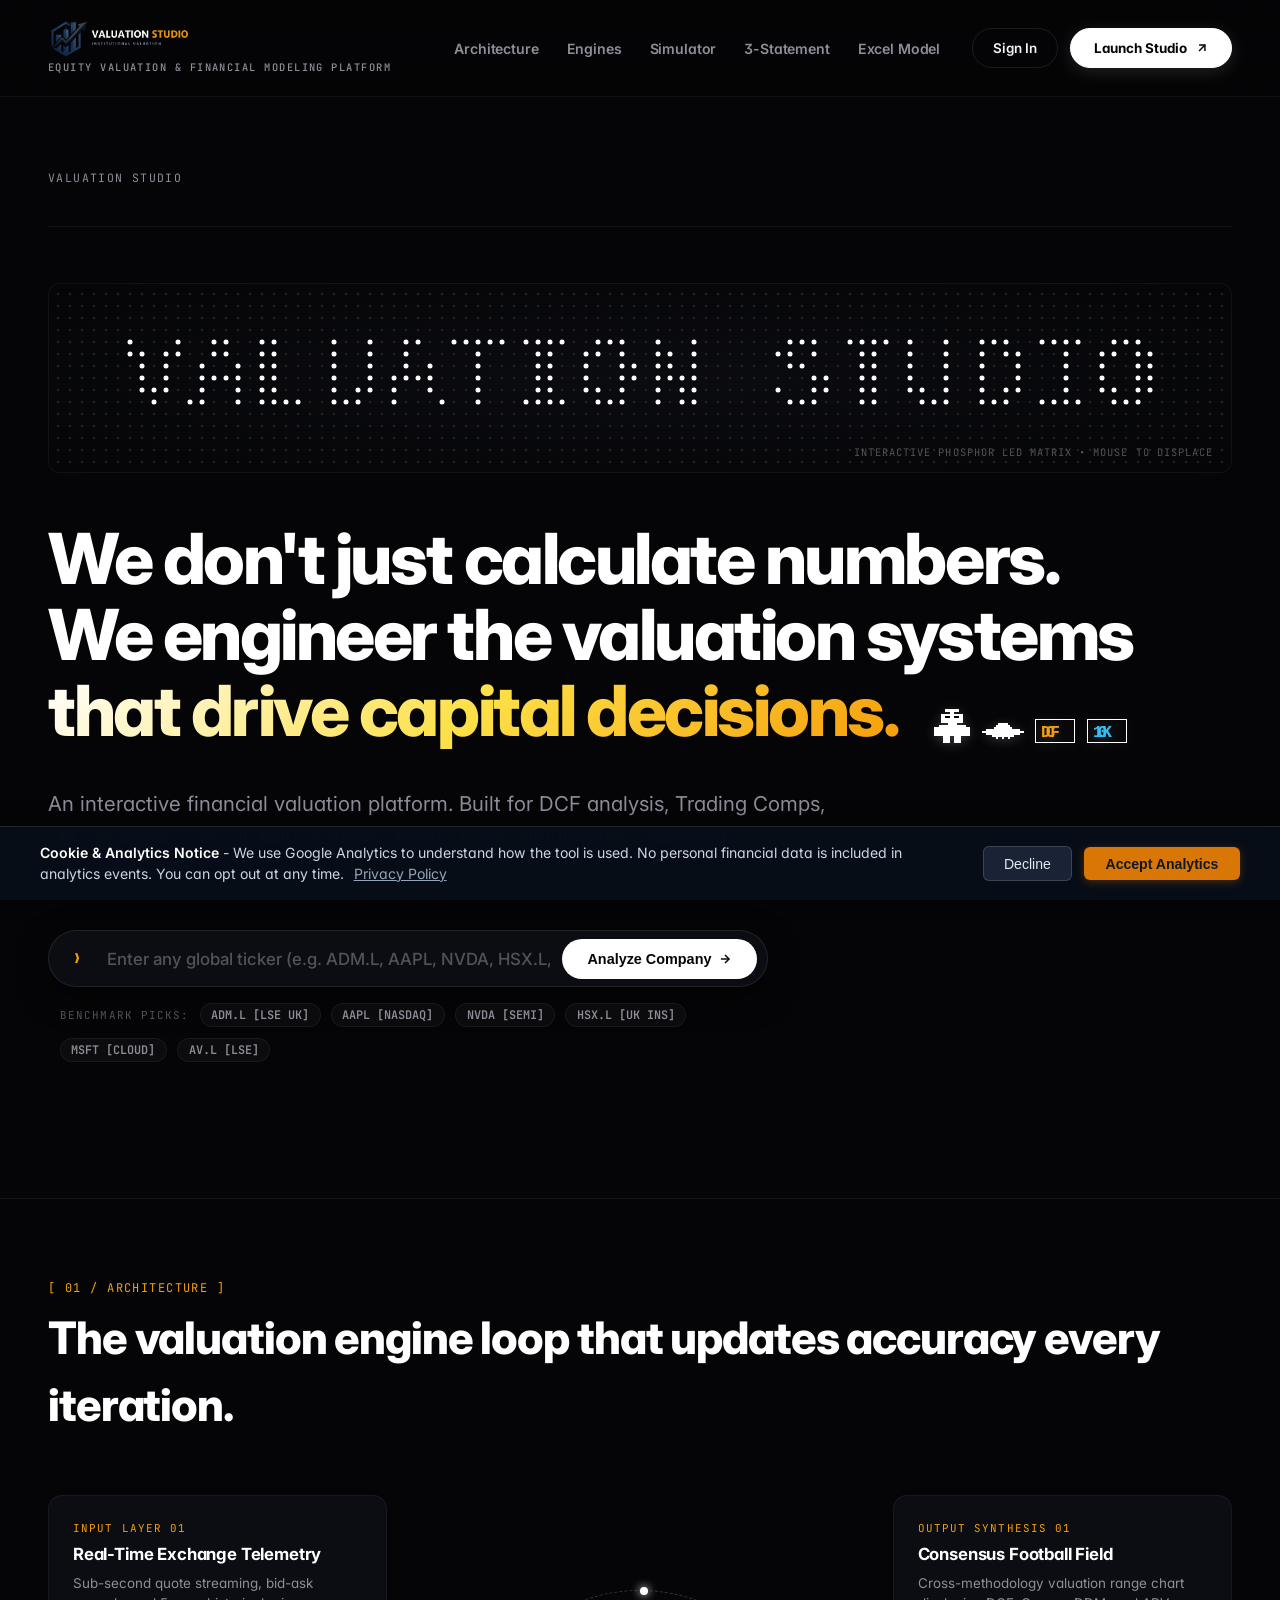
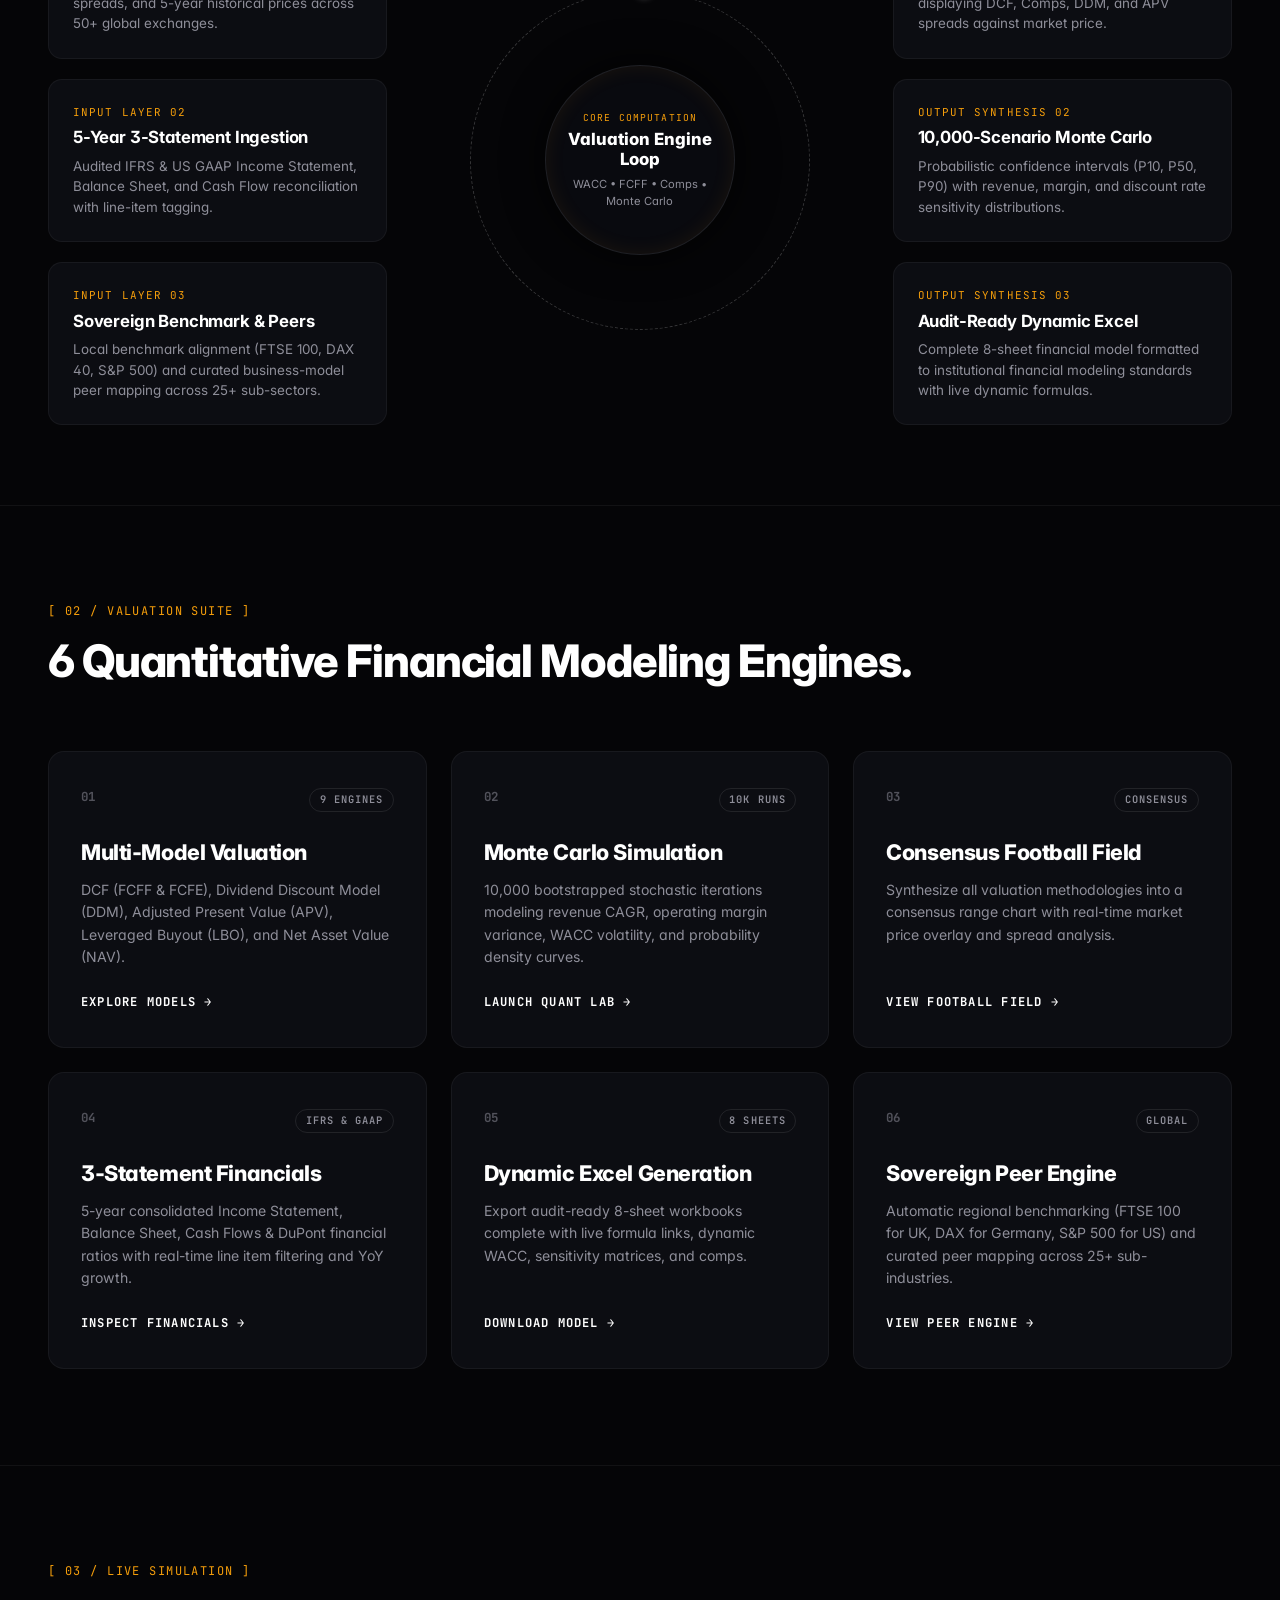
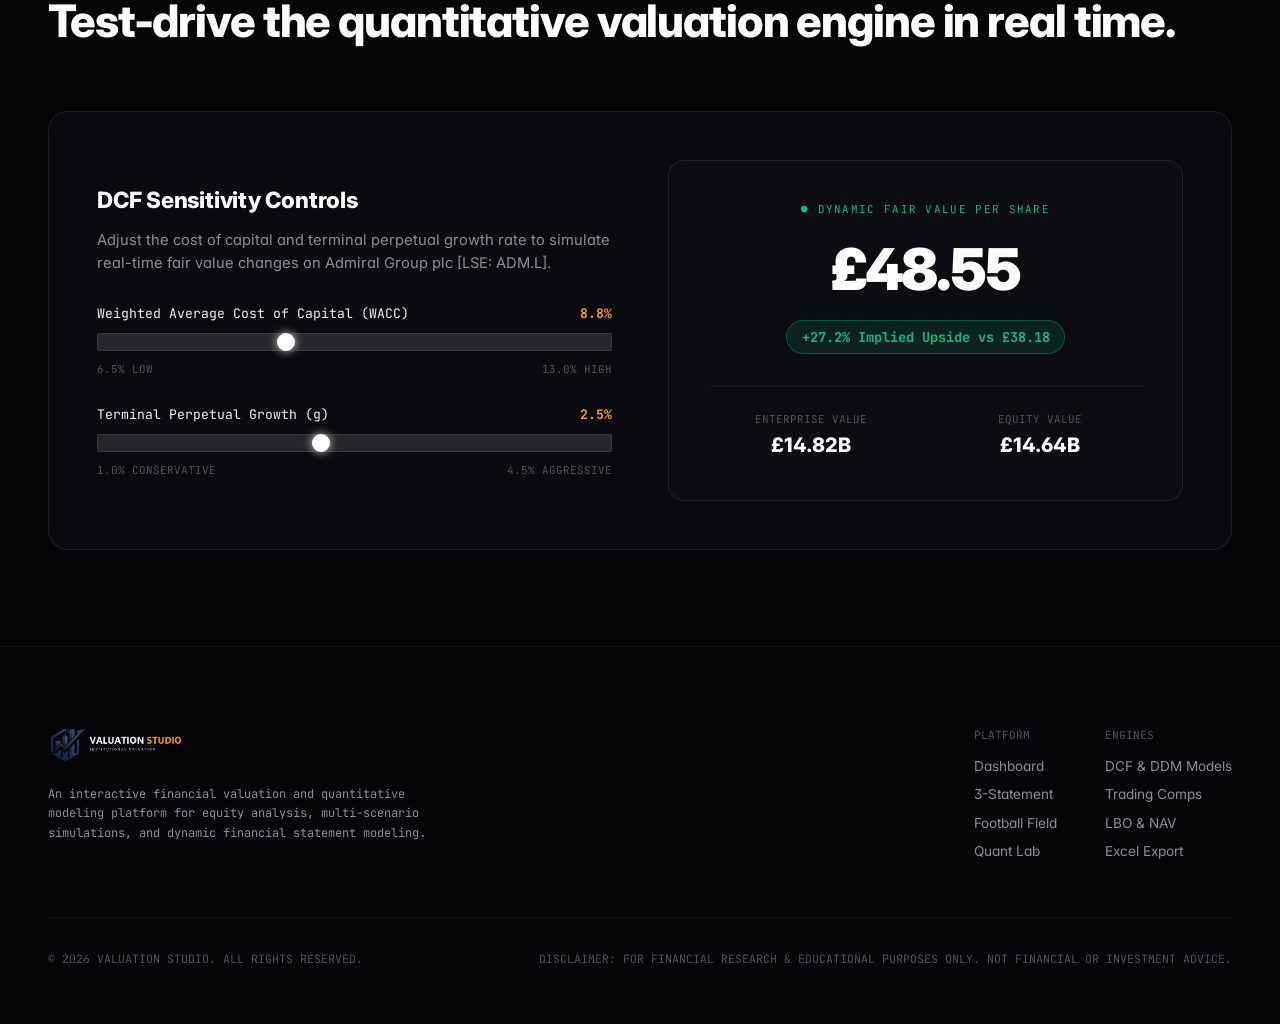
<file: public/index.html>
<!DOCTYPE html>
<html lang="en">
<head>
  <link rel="icon" type="image/png" href="images/favicon-192.png">
  <link rel="shortcut icon" href="favicon.ico">
  <meta charset="UTF-8">
  <meta name="viewport" content="width=device-width, initial-scale=1.0">
  <title>Valuation Studio | Equity Valuation &amp; Financial Modeling Platform</title>
  <meta name="description" content="Financial valuation and quantitative analysis platform. DCF, Trading Comps, LBO, NAV, Monte Carlo &amp; 3-Statement financial modeling.">

  <!-- Inter & JetBrains Mono Fonts -->
  <link rel="preconnect" href="https://fonts.googleapis.com">
  <link rel="preconnect" href="https://fonts.gstatic.com" crossorigin>
  <link href="https://fonts.googleapis.com/css2?family=Inter:wght@300;400;500;600;700;800;900&family=JetBrains+Mono:wght@400;500;600;700&display=swap" rel="stylesheet">

  <link rel="stylesheet" href="css/styles.css?v=3.0">
  <link rel="stylesheet" href="css/components.css?v=3.0">
  <link rel="stylesheet" href="css/havu-theme.css?v=3.0">
</head>
<body class="havu-body">

  <!-- Top Navigation Header -->
  <header class="hv-header">
    <a href="index.html" class="hv-logo-group">
      <div class="hv-logo-row">
        <img src="images/logo-dark-theme.png?v=3.1" alt="Valuation Studio" class="hv-logo-img">
      </div>
      <p class="hv-kicker">EQUITY VALUATION &amp; FINANCIAL MODELING PLATFORM</p>
    </a>

    <div class="hv-nav-right">
      <ul class="hv-nav-links">
        <li><a href="#architecture">Architecture</a></li>
        <li><a href="#models">Engines</a></li>
        <li><a href="#simulation">Simulator</a></li>
        <li><a href="financials.html?v=3.1">3-Statement</a></li>
        <li><a href="download.html?v=3.1">Excel Model</a></li>
      </ul>

      <div style="display:flex; align-items:center; gap:0.75rem;">
        <a href="login.html" class="hv-pill-cta-ghost">Sign In</a>
        <a href="signup.html" class="hv-pill-cta">
          Launch Studio
          <svg width="14" height="14" viewBox="0 0 24 24" fill="none" stroke="currentColor" stroke-width="2.5"><line x1="7" y1="17" x2="17" y2="7"></line><polyline points="7 7 17 7 17 17"></polyline></svg>
        </a>
        <button id="landingMenuBtn" aria-label="Toggle Navigation Menu" class="hv-mobile-menu-btn" style="display:none;background:none;border:none;color:#f4f4f5;cursor:pointer;padding:6px;border-radius:6px;">
          <svg width="22" height="22" viewBox="0 0 24 24" fill="none" stroke="currentColor" stroke-width="2.5"><line x1="3" y1="12" x2="21" y2="12"></line><line x1="3" y1="6" x2="21" y2="6"></line><line x1="3" y1="18" x2="21" y2="18"></line></svg>
        </button>
      </div>
    </div>
  </header>

  <!-- Mobile Drawer for Landing Page -->
  <div id="landingMobileDrawer" class="hv-mobile-drawer" style="display:none;">
    <ul class="hv-mobile-drawer-links">
      <li><a href="#architecture" onclick="document.getElementById('landingMobileDrawer').classList.remove('open')">Architecture</a></li>
      <li><a href="#models" onclick="document.getElementById('landingMobileDrawer').classList.remove('open')">Valuation Engines</a></li>
      <li><a href="#simulation" onclick="document.getElementById('landingMobileDrawer').classList.remove('open')">Monte Carlo Simulator</a></li>
      <li><a href="financials.html?v=3.1">3-Statement Financials</a></li>
      <li><a href="download.html?v=3.1">Excel Financial Model</a></li>
      <li><a href="dashboard.html?v=3.1" style="color:#38bdf8;">Enter Valuation Studio</a></li>
    </ul>
  </div>

  <main>
    <!-- Hero Section -->
    <section class="hv-hero">
      <!-- Top Metadata Line -->
      <div class="hv-hero-metadata-row">
        <div class="hv-meta-tag">VALUATION STUDIO</div>
      </div>

      <!-- Signature Interactive Dot-Matrix Canvas (HAVU "LESS IS MORE" Style) -->
      <div class="hv-matrix-display-container">
        <canvas id="hvDotMatrixCanvas"></canvas>
        <span class="hv-matrix-overlay-caption">INTERACTIVE PHOSPHOR LED MATRIX • MOUSE TO DISPLACE</span>
      </div>

      <!-- Main Editorial Headline -->
      <h1 class="hv-hero-title">
        <span>We don't just calculate numbers.</span><br>
        <span>We engineer the valuation systems</span><br>
        <span class="hv-title-gold">that drive capital decisions.</span>

        <!-- Retro-Futuristic Pixel Glyphs (Inspired by havu.cc) -->
        <span class="hv-pixel-crew-container">
          <!-- Pixel Robot -->
          <span class="hv-pixel-glyph" title="Autonomous Valuation Agent">
            <svg width="36" height="36" viewBox="0 0 16 16" fill="#ffffff" shape-rendering="crispEdges">
              <rect x="5" y="1" width="6" height="1"/>
              <rect x="7" y="2" width="2" height="1"/>
              <rect x="3" y="3" width="10" height="4"/>
              <rect x="5" y="4" width="2" height="1" fill="#000000"/>
              <rect x="9" y="4" width="2" height="1" fill="#000000"/>
              <rect x="6" y="7" width="4" height="1"/>
              <rect x="2" y="8" width="12" height="5"/>
              <rect x="0" y="9" width="2" height="4"/>
              <rect x="14" y="9" width="2" height="4"/>
              <rect x="4" y="13" width="3" height="3"/>
              <rect x="9" y="13" width="3" height="3"/>
            </svg>
          </span>

          <!-- Pixel UFO -->
          <span class="hv-pixel-glyph" title="Sovereign Indexing Engine">
            <svg width="42" height="24" viewBox="0 0 21 8" fill="#ffffff" shape-rendering="crispEdges">
              <rect x="8" y="0" width="5" height="1"/>
              <rect x="7" y="1" width="7" height="1"/>
              <rect x="6" y="2" width="9" height="1"/>
              <rect x="2" y="3" width="17" height="1"/>
              <rect x="0" y="4" width="21" height="1"/>
              <rect x="2" y="5" width="17" height="1"/>
              <rect x="5" y="6" width="11" height="1"/>
              <rect x="7" y="7" width="1" height="1"/>
              <rect x="10" y="7" width="1" height="1"/>
              <rect x="13" y="7" width="1" height="1"/>
            </svg>
          </span>

          <!-- Pixel [DCF] Badge -->
          <span class="hv-pixel-glyph" title="Discounted Cash Flow Model">
            <svg width="40" height="24" viewBox="0 0 20 12" fill="none" shape-rendering="crispEdges">
              <rect x="0" y="0" width="20" height="12" stroke="#ffffff" stroke-width="1"/>
              <text x="3" y="9" fill="#f59e0b" font-family="monospace" font-size="8" font-weight="bold">DCF</text>
            </svg>
          </span>

          <!-- Pixel [10K] Monte Carlo Badge -->
          <span class="hv-pixel-glyph" title="10,000 Monte Carlo Simulations">
            <svg width="40" height="24" viewBox="0 0 20 12" fill="none" shape-rendering="crispEdges">
              <rect x="0" y="0" width="20" height="12" stroke="#ffffff" stroke-width="1"/>
              <text x="3" y="9" fill="#38bdf8" font-family="monospace" font-size="8" font-weight="bold">10K</text>
            </svg>
          </span>
        </span>
      </h1>

      <p class="hv-hero-subtext">
        An interactive financial valuation platform. Built for DCF analysis, Trading Comps, LBO modeling, and 10,000-scenario Monte Carlo simulations calibrated to sovereign national benchmarks.
      </p>

      <!-- Pill Command Palette Console -->
      <div class="hv-console-row">
        <form id="global-search" class="hv-command-palette">
          <span class="hv-cmd-icon">❯</span>
          <input type="text" class="hv-cmd-input" placeholder="Enter any global ticker (e.g. ADM.L, AAPL, NVDA, HSX.L, TSLA)..." autocomplete="off" spellcheck="false" required>
          <button type="submit" class="hv-cmd-submit">
            Analyze Company
            <svg width="14" height="14" viewBox="0 0 24 24" fill="none" stroke="currentColor" stroke-width="2.5"><line x1="5" y1="12" x2="19" y2="12"></line><polyline points="12 5 19 12 12 19"></polyline></svg>
          </button>
        </form>

        <!-- Trending Ticker Pills -->
        <div class="hv-trending-strip">
          <span class="hv-trend-label">BENCHMARK PICKS:</span>
          <button type="button" class="hv-trend-pill" data-ticker="ADM.L">ADM.L [LSE UK]</button>
          <button type="button" class="hv-trend-pill" data-ticker="AAPL">AAPL [NASDAQ]</button>
          <button type="button" class="hv-trend-pill" data-ticker="NVDA">NVDA [SEMI]</button>
          <button type="button" class="hv-trend-pill" data-ticker="HSX.L">HSX.L [UK INS]</button>
          <button type="button" class="hv-trend-pill" data-ticker="MSFT">MSFT [CLOUD]</button>
          <button type="button" class="hv-trend-pill" data-ticker="AV.L">AV.L [LSE]</button>
        </div>
      </div>
    </section>

    <!-- The Architecture Loop Section (Inspired by HAVU loop diagram) -->
    <section id="architecture" class="hv-loop-section">
      <div class="hv-section-title-row">
        <div class="hv-section-num">[ 01 / ARCHITECTURE ]</div>
        <h2 class="hv-section-headline">The valuation engine loop that updates accuracy every iteration.</h2>
      </div>

      <div class="hv-loop-architecture-grid">
        <!-- Ingestion Column -->
        <div class="hv-loop-card-column">
          <div class="hv-loop-step-box">
            <div class="hv-step-mono">INPUT LAYER 01</div>
            <h4 class="hv-step-title">Real-Time Exchange Telemetry</h4>
            <p class="hv-step-desc">Sub-second quote streaming, bid-ask spreads, and 5-year historical prices across 50+ global exchanges.</p>
          </div>
          <div class="hv-loop-step-box">
            <div class="hv-step-mono">INPUT LAYER 02</div>
            <h4 class="hv-step-title">5-Year 3-Statement Ingestion</h4>
            <p class="hv-step-desc">Audited IFRS &amp; US GAAP Income Statement, Balance Sheet, and Cash Flow reconciliation with line-item tagging.</p>
          </div>
          <div class="hv-loop-step-box">
            <div class="hv-step-mono">INPUT LAYER 03</div>
            <h4 class="hv-step-title">Sovereign Benchmark &amp; Peers</h4>
            <p class="hv-step-desc">Local benchmark alignment (FTSE 100, DAX 40, S&amp;P 500) and curated business-model peer mapping across 25+ sub-sectors.</p>
          </div>
        </div>

        <!-- Center Orbital Hub -->
        <div class="hv-loop-orbit-container">
          <div class="hv-orbit-circle-wrap">
            <div class="hv-orbit-ring"></div>
            <div class="hv-orbit-center-card">
              <div class="hv-orbit-hub-kicker">CORE COMPUTATION</div>
              <div class="hv-orbit-hub-title">Valuation Engine Loop</div>
              <p style="font-size:0.7rem; color:#8e8e99; margin-top:0.4rem;">WACC • FCFF • Comps • Monte Carlo</p>
            </div>
          </div>
        </div>

        <!-- Deliverables Column -->
        <div class="hv-loop-card-column">
          <div class="hv-loop-step-box">
            <div class="hv-step-mono">OUTPUT SYNTHESIS 01</div>
            <h4 class="hv-step-title">Consensus Football Field</h4>
            <p class="hv-step-desc">Cross-methodology valuation range chart displaying DCF, Comps, DDM, and APV spreads against market price.</p>
          </div>
          <div class="hv-loop-step-box">
            <div class="hv-step-mono">OUTPUT SYNTHESIS 02</div>
            <h4 class="hv-step-title">10,000-Scenario Monte Carlo</h4>
            <p class="hv-step-desc">Probabilistic confidence intervals (P10, P50, P90) with revenue, margin, and discount rate sensitivity distributions.</p>
          </div>
          <div class="hv-loop-step-box">
            <div class="hv-step-mono">OUTPUT SYNTHESIS 03</div>
            <h4 class="hv-step-title">Audit-Ready Dynamic Excel</h4>
            <p class="hv-step-desc">Complete 8-sheet financial model formatted to institutional financial modeling standards with live dynamic formulas.</p>
          </div>
        </div>
      </div>
    </section>

    <!-- 6-Module Monochrome Grid -->
    <section id="models" class="hv-features-section">
      <div class="hv-section-title-row">
        <div class="hv-section-num">[ 02 / VALUATION SUITE ]</div>
        <h2 class="hv-section-headline">6 Quantitative Financial Modeling Engines.</h2>
      </div>

      <div class="hv-grid-6">
        <!-- Card 1 -->
        <div class="hv-module-card">
          <div>
            <div class="hv-card-head">
              <span class="hv-card-index">01</span>
              <span class="hv-card-badge">9 ENGINES</span>
            </div>
            <h3 class="hv-card-title">Multi-Model Valuation</h3>
            <p class="hv-card-desc">DCF (FCFF &amp; FCFE), Dividend Discount Model (DDM), Adjusted Present Value (APV), Leveraged Buyout (LBO), and Net Asset Value (NAV).</p>
          </div>
          <a href="valuation.html?v=3.0" class="hv-card-arrow-link">Explore Models →</a>
        </div>

        <!-- Card 2 -->
        <div class="hv-module-card">
          <div>
            <div class="hv-card-head">
              <span class="hv-card-index">02</span>
              <span class="hv-card-badge">10K RUNS</span>
            </div>
            <h3 class="hv-card-title">Monte Carlo Simulation</h3>
            <p class="hv-card-desc">10,000 bootstrapped stochastic iterations modeling revenue CAGR, operating margin variance, WACC volatility, and probability density curves.</p>
          </div>
          <a href="quant.html?v=3.0" class="hv-card-arrow-link">Launch Quant Lab →</a>
        </div>

        <!-- Card 3 -->
        <div class="hv-module-card">
          <div>
            <div class="hv-card-head">
              <span class="hv-card-index">03</span>
              <span class="hv-card-badge">CONSENSUS</span>
            </div>
            <h3 class="hv-card-title">Consensus Football Field</h3>
            <p class="hv-card-desc">Synthesize all valuation methodologies into a consensus range chart with real-time market price overlay and spread analysis.</p>
          </div>
          <a href="football-field.html?v=3.0" class="hv-card-arrow-link">View Football Field →</a>
        </div>

        <!-- Card 4 -->
        <div class="hv-module-card">
          <div>
            <div class="hv-card-head">
              <span class="hv-card-index">04</span>
              <span class="hv-card-badge">IFRS &amp; GAAP</span>
            </div>
            <h3 class="hv-card-title">3-Statement Financials</h3>
            <p class="hv-card-desc">5-year consolidated Income Statement, Balance Sheet, Cash Flows &amp; DuPont financial ratios with real-time line item filtering and YoY growth.</p>
          </div>
          <a href="financials.html?v=3.0" class="hv-card-arrow-link">Inspect Financials →</a>
        </div>

        <!-- Card 5 -->
        <div class="hv-module-card">
          <div>
            <div class="hv-card-head">
              <span class="hv-card-index">05</span>
              <span class="hv-card-badge">8 SHEETS</span>
            </div>
            <h3 class="hv-card-title">Dynamic Excel Generation</h3>
            <p class="hv-card-desc">Export audit-ready 8-sheet workbooks complete with live formula links, dynamic WACC, sensitivity matrices, and comps.</p>
          </div>
          <a href="download.html?v=3.0" class="hv-card-arrow-link">Download Model →</a>
        </div>

        <!-- Card 6 -->
        <div class="hv-module-card">
          <div>
            <div class="hv-card-head">
              <span class="hv-card-index">06</span>
              <span class="hv-card-badge">GLOBAL</span>
            </div>
            <h3 class="hv-card-title">Sovereign Peer Engine</h3>
            <p class="hv-card-desc">Automatic regional benchmarking (FTSE 100 for UK, DAX for Germany, S&amp;P 500 for US) and curated peer mapping across 25+ sub-industries.</p>
          </div>
          <a href="comps.html?v=3.0" class="hv-card-arrow-link">View Peer Engine →</a>
        </div>
      </div>
    </section>

    <!-- Interactive Live DCF Sandbox Section -->
    <section id="simulation" class="hv-sandbox-section">
      <div class="hv-section-title-row">
        <div class="hv-section-num">[ 03 / LIVE SIMULATION ]</div>
        <h2 class="hv-section-headline">Test-drive the quantitative valuation engine in real time.</h2>
      </div>

      <div class="hv-sandbox-panel">
        <div>
          <h3 style="font-size:1.4rem; font-weight:800; color:#fff; margin-bottom:0.75rem;">DCF Sensitivity Controls</h3>
          <p style="font-size:0.92rem; color:#8e8e99; line-height:1.6;">Adjust the cost of capital and terminal perpetual growth rate to simulate real-time fair value changes on Admiral Group plc [LSE: ADM.L].</p>

          <div class="hv-range-group">
            <div class="hv-range-header">
              <span>Weighted Average Cost of Capital (WACC)</span>
              <span id="hvWaccDisplay" class="hv-range-val">8.8%</span>
            </div>
            <input type="range" id="hvWaccSlider" class="hv-slider" min="6.5" max="13.0" step="0.1" value="8.8">
            <div style="display:flex; justify-content:space-between; font-family:var(--hv-font-mono); font-size:0.68rem; color:#52525b;">
              <span>6.5% LOW</span>
              <span>13.0% HIGH</span>
            </div>
          </div>

          <div class="hv-range-group">
            <div class="hv-range-header">
              <span>Terminal Perpetual Growth (g)</span>
              <span id="hvGrowthDisplay" class="hv-range-val">2.5%</span>
            </div>
            <input type="range" id="hvGrowthSlider" class="hv-slider" min="1.0" max="4.5" step="0.1" value="2.5">
            <div style="display:flex; justify-content:space-between; font-family:var(--hv-font-mono); font-size:0.68rem; color:#52525b;">
              <span>1.0% CONSERVATIVE</span>
              <span>4.5% AGGRESSIVE</span>
            </div>
          </div>
        </div>

        <div class="hv-output-box">
          <div class="hv-output-kicker">● DYNAMIC FAIR VALUE PER SHARE</div>
          <div id="hvPriceDisplay" class="hv-output-headline">£39.40</div>
          <div id="hvUpsideBadge" class="hv-upside-badge green">+3.2% Implied Upside vs £38.18</div>

          <div class="hv-out-stat-grid">
            <div>
              <div class="hv-stat-mono-lbl">ENTERPRISE VALUE</div>
              <div id="hvEvDisplay" class="hv-stat-mono-val">£12.06B</div>
            </div>
            <div>
              <div class="hv-stat-mono-lbl">EQUITY VALUE</div>
              <div id="hvEqDisplay" class="hv-stat-mono-val">£11.88B</div>
            </div>
          </div>
        </div>
      </div>
    </section>
  </main>

  <!-- Minimalist HAVU-Style Footer -->
  <footer class="hv-footer">
    <div class="hv-footer-top">
      <div>
        <img src="images/logo-dark-theme.png?v=3.0" alt="Valuation Studio" style="height:36px; margin-bottom:1rem;">
        <p style="font-family:var(--hv-font-mono); font-size:0.75rem; color:#8e8e99; max-width:400px; line-height:1.6;">
          An interactive financial valuation and quantitative modeling platform for equity analysis, multi-scenario simulations, and dynamic financial statement modeling.
        </p>
      </div>

      <div style="display:flex; gap:3rem;">
        <div>
          <div style="font-family:var(--hv-font-mono); font-size:0.7rem; color:#52525b; text-transform:uppercase; margin-bottom:0.75rem;">PLATFORM</div>
          <ul style="list-style:none; display:flex; flex-direction:column; gap:0.5rem; font-size:0.85rem;">
            <li><a href="dashboard.html?v=3.0" style="color:#8e8e99; text-decoration:none;">Dashboard</a></li>
            <li><a href="financials.html?v=3.0" style="color:#8e8e99; text-decoration:none;">3-Statement</a></li>
            <li><a href="football-field.html?v=3.0" style="color:#8e8e99; text-decoration:none;">Football Field</a></li>
            <li><a href="quant.html?v=3.0" style="color:#8e8e99; text-decoration:none;">Quant Lab</a></li>
          </ul>
        </div>
        <div>
          <div style="font-family:var(--hv-font-mono); font-size:0.7rem; color:#52525b; text-transform:uppercase; margin-bottom:0.75rem;">ENGINES</div>
          <ul style="list-style:none; display:flex; flex-direction:column; gap:0.5rem; font-size:0.85rem;">
            <li><a href="valuation.html?v=3.0" style="color:#8e8e99; text-decoration:none;">DCF &amp; DDM Models</a></li>
            <li><a href="comps.html?v=3.0" style="color:#8e8e99; text-decoration:none;">Trading Comps</a></li>
            <li><a href="lbo-nav.html?v=3.0" style="color:#8e8e99; text-decoration:none;">LBO &amp; NAV</a></li>
            <li><a href="download.html?v=3.0" style="color:#8e8e99; text-decoration:none;">Excel Export</a></li>
          </ul>
        </div>
      </div>
    </div>

    <div class="hv-footer-bottom">
      <div>&copy; 2026 VALUATION STUDIO. ALL RIGHTS RESERVED.</div>
      <div>DISCLAIMER: FOR FINANCIAL RESEARCH &amp; EDUCATIONAL PURPOSES ONLY. NOT FINANCIAL OR INVESTMENT ADVICE.</div>
    </div>
  </footer>

  <!-- Scripts -->
  <script src="js/api.js?v=3.0"></script>
  <script src="js/app.js?v=3.0"></script>
  <script src="js/havu-engine.js?v=3.0"></script>
</body>
</html>
</file>
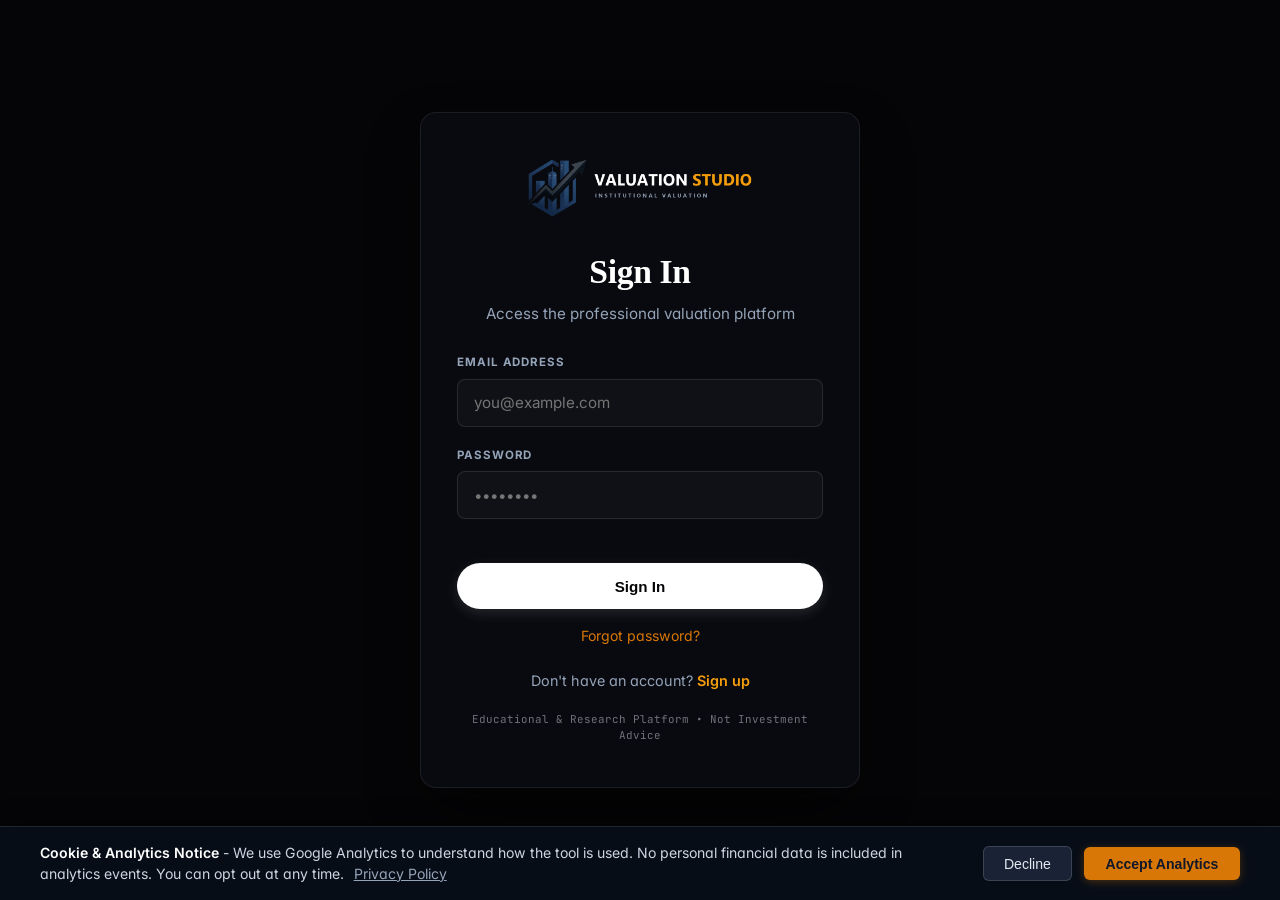
<file: public/download.html>
<!DOCTYPE html>
<html lang="en">
<head>
  <link rel="icon" type="image/png" href="images/favicon-192.png">
  <link rel="shortcut icon" href="favicon.ico">
  <meta charset="UTF-8">
  <meta name="viewport" content="width=device-width, initial-scale=1.0">
  <title>Export Financial Model | Valuation Studio</title>
  <link rel="preconnect" href="https://fonts.googleapis.com">
  <link rel="preconnect" href="https://fonts.gstatic.com" crossorigin>
  <link href="https://fonts.googleapis.com/css2?family=Inter:wght@300;400;500;600;700;800;900&family=JetBrains+Mono:wght@400;500;600;700&display=swap" rel="stylesheet">
  <link rel="stylesheet" href="css/styles.css?v=3.1">
  <link rel="stylesheet" href="css/components.css?v=3.1">
  <link rel="stylesheet" href="css/havu-theme.css?v=3.1">
  <link rel="stylesheet" href="css/dashboard-havu.css?v=3.1">
  <!-- Strict Authentication Gate -->
  <script>
    (function() {
      var t = localStorage.getItem('vs_token');
      if (!t || t === 'null' || t === 'undefined') {
        window.location.replace('login.html');
      }
    })();
    window.addEventListener('pageshow', function(e) {
      var t = localStorage.getItem('vs_token');
      if (!t || t === 'null' || t === 'undefined') {
        window.location.replace('login.html');
      }
    });
  </script>
</head>
<body class="havu-body">
<div class="layout-with-sidebar">

  <aside class="sidebar">
    <div class="sidebar-logo">
      <a href="dashboard.html?v=3.1">
        <img src="images/logo-dark-theme.png?v=3.1" alt="Valuation Studio" class="sidebar-logo-img">
      </a>
    </div>
    <div class="sidebar-ticker-box">
      <div class="sidebar-ticker-row">
        <span id="sidebarTicker" class="sidebar-ticker-symbol">-</span>
        <span id="sidebarPrice" class="sidebar-ticker-price"></span>
      </div>
      <div class="sidebar-search">
        <input type="text" id="navTickerInput" placeholder="Search ticker..." autocomplete="off">
        <button id="navSearchBtn" class="btn-search">Go</button>
      </div>
    </div>
    <nav class="sidebar-nav">
      <a href="dashboard.html?v=3.1" class="sidebar-item"><svg width="16" height="16" viewBox="0 0 24 24" fill="none" stroke="currentColor" stroke-width="2"><rect x="3" y="3" width="7" height="7"/><rect x="14" y="3" width="7" height="7"/><rect x="14" y="14" width="7" height="7"/><rect x="3" y="14" width="7" height="7"/></svg> Overview</a>
      <a href="financials.html?v=3.1" class="sidebar-item"><svg width="16" height="16" viewBox="0 0 24 24" fill="none" stroke="currentColor" stroke-width="2"><path d="M14 2H6a2 2 0 0 0-2 2v16a2 2 0 0 0 2 2h12a2 2 0 0 0 2-2V8z"/><polyline points="14 2 14 8 20 8"/><line x1="16" y1="13" x2="8" y2="13"/><line x1="16" y1="17" x2="8" y2="17"/><polyline points="10 9 9 9 8 9"/></svg> Financial Statements</a>
      <a href="football-field.html?v=3.1" class="sidebar-item"><svg width="16" height="16" viewBox="0 0 24 24" fill="none" stroke="currentColor" stroke-width="2"><polyline points="22 7 13.5 15.5 8.5 10.5 2 17"/><polyline points="16 7 22 7 22 13"/></svg> Football Field</a>
      <a href="valuation.html?v=3.1" class="sidebar-item"><svg width="16" height="16" viewBox="0 0 24 24" fill="none" stroke="currentColor" stroke-width="2"><circle cx="12" cy="12" r="10"/><line x1="12" y1="8" x2="12" y2="12"/><line x1="12" y1="16" x2="12.01" y2="16"/></svg> Valuation</a>
      <a href="comps.html?v=3.1" class="sidebar-item"><svg width="16" height="16" viewBox="0 0 24 24" fill="none" stroke="currentColor" stroke-width="2"><line x1="8" y1="6" x2="21" y2="6"/><line x1="8" y1="12" x2="21" y2="12"/><line x1="8" y1="18" x2="21" y2="18"/></svg> Trading Comps</a>
      <a href="lbo-nav.html?v=3.1" class="sidebar-item"><svg width="16" height="16" viewBox="0 0 24 24" fill="none" stroke="currentColor" stroke-width="2"><polyline points="17 1 21 5 17 9"/><path d="M3 11V9a4 4 0 0 1 4-4h14"/></svg> LBO &amp; NAV</a>
      <a href="quant.html?v=3.1" class="sidebar-item"><svg width="16" height="16" viewBox="0 0 24 24" fill="none" stroke="currentColor" stroke-width="2"><path d="M18 20V10"/><path d="M12 20V4"/><path d="M6 20v-6"/></svg> Quant Lab</a>
      <a href="performance.html?v=3.1" class="sidebar-item"><svg width="16" height="16" viewBox="0 0 24 24" fill="none" stroke="currentColor" stroke-width="2"><polyline points="22 12 18 12 15 21 9 3 6 12 2 12"/></svg> Performance</a>
      <a href="news.html?v=3.1" class="sidebar-item"><svg width="16" height="16" viewBox="0 0 24 24" fill="none" stroke="currentColor" stroke-width="2"><path d="M4 22h16a2 2 0 0 0 2-2V4a2 2 0 0 0-2-2H8a2 2 0 0 0-2 2v16a2 2 0 0 0-2 2Z"/></svg> News</a>
      <a href="download.html?v=3.1" class="sidebar-item active"><svg width="16" height="16" viewBox="0 0 24 24" fill="none" stroke="currentColor" stroke-width="2"><path d="M21 15v4a2 2 0 0 1-2 2H5a2 2 0 0 1-2-2v-4"/><polyline points="7 10 12 15 17 10"/><line x1="12" y1="15" x2="12" y2="3"/></svg> Export Model</a>
    </nav>
    <div class="sidebar-footer">
      <span id="sidebarUserEmail" class="sidebar-user-email"></span>
      <button id="logoutBtn" class="btn btn-ghost btn-sm" onclick="app.logout(); return false;">Logout</button>
    </div>
  </aside>

  <main class="main-content">
    <!-- Header Meta Bar -->
    <div class="hv-dash-meta-bar">
      <div class="hv-dash-meta-text">VALUATION STUDIO • INSTITUTIONAL EXPORT SUITE</div>
    </div>

    <div class="page-header">
      <div>
        <h1 class="page-title">Export Financial Model</h1>
        <p class="page-subtitle">Download an institutional-grade, fully dynamic Excel workbook complete with live formulas, dynamic schedules, and vector branding</p>
      </div>
    </div>

    <div class="export-container">

      <!-- Hero Status Card -->
      <div class="export-hero-card">
        <div class="export-hero-top">
          <div class="export-hero-title-group">
            <h2 id="downloadTitle">Valuation Model</h2>
            <div class="export-hero-meta">
              <span id="downloadCompanyName" style="font-weight:600;color:#f4f4f5;">-</span>
              <span>•</span>
              <span id="downloadSector" class="badge badge-gray">-</span>
              <span>•</span>
              <span id="downloadPrice" style="font-family:var(--font-mono);font-weight:700;color:#ffffff;">-</span>
              <span style="font-size:0.8rem;color:var(--text-muted);">(<span id="downloadCurrency">USD</span>)</span>
            </div>
          </div>
          <div class="export-status-pill">
            <span class="pulse-dot"></span>
            <span>Live Model Ready</span>
          </div>
        </div>

        <div class="export-quick-metrics">
          <div class="export-metric-item">
            <div class="export-metric-label">Model Engine</div>
            <div class="export-metric-val" style="font-size:1rem;color:#38bdf8;">DCF &amp; Multiples</div>
          </div>
          <div class="export-metric-item">
            <div class="export-metric-label">Total Worksheets</div>
            <div class="export-metric-val">8 Sheets</div>
          </div>
          <div class="export-metric-item">
            <div class="export-metric-label">Formula Integrity</div>
            <div class="export-metric-val" style="color:#10b981;">100% Live</div>
          </div>
          <div class="export-metric-item">
            <div class="export-metric-label">Output Standard</div>
            <div class="export-metric-val" style="color:#f59e0b;">Institutional Format</div>
          </div>
        </div>
      </div>

      <!-- Included Sheets Section (Replacing Generic Emojis with High-End Animated Cards) -->
      <div>
        <div class="export-section-heading">
          <h3>
            <svg width="18" height="18" viewBox="0 0 24 24" fill="none" stroke="#10b981" stroke-width="2.2"><path d="M14 2H6a2 2 0 0 0-2 2v16a2 2 0 0 0 2 2h12a2 2 0 0 0 2-2V8z"/><polyline points="14 2 14 8 20 8"/><line x1="16" y1="13" x2="8" y2="13"/><line x1="16" y1="17" x2="8" y2="17"/></svg>
            Included Model Worksheets
          </h3>
          <span style="font-size:0.8rem;color:var(--text-muted);font-family:var(--font-mono);">8 TABS • ZERO STATIC NUMBERS</span>
        </div>

        <div class="sheet-cards-grid">

          <!-- Sheet 1: Cover & Overview -->
          <div class="sheet-card">
            <div class="sheet-icon-wrapper sheet-icon-blue">
              <svg width="22" height="22" viewBox="0 0 24 24" fill="none" stroke="currentColor" stroke-width="2"><path d="M12 22s8-4 8-10V5l-8-3-8 3v7c0 6 8 10 8 10z"/><polyline points="9 12 12 15 16 10"/></svg>
            </div>
            <div class="sheet-content">
              <div class="sheet-header-row">
                <span class="sheet-name">Cover &amp; Executive Profile</span>
                <span class="sheet-tab-badge">TAB 01</span>
              </div>
              <p class="sheet-desc">Corporate metadata, live market capitalization, 52-week pricing bounds, and embedded vector brand crest.</p>
              <div class="sheet-footer-badges">
                <span class="sheet-formula-tag">fx: INDEX()</span>
                <span class="sheet-spec-tag">Vector Brand</span>
                <span class="sheet-spec-tag">Print Cover</span>
              </div>
            </div>
          </div>

          <!-- Sheet 2: Executive Valuation Summary -->
          <div class="sheet-card">
            <div class="sheet-icon-wrapper sheet-icon-gold">
              <svg width="22" height="22" viewBox="0 0 24 24" fill="none" stroke="currentColor" stroke-width="2"><line x1="18" y1="20" x2="18" y2="10"/><line x1="12" y1="20" x2="12" y2="4"/><line x1="6" y1="20" x2="6" y2="14"/></svg>
            </div>
            <div class="sheet-content">
              <div class="sheet-header-row">
                <span class="sheet-name">Executive Valuation Summary</span>
                <span class="sheet-tab-badge">TAB 02</span>
              </div>
              <p class="sheet-desc">Consensus price target bridge comparing Gordon Growth, Exit Multiple, and Trading Comps implied valuations.</p>
              <div class="sheet-footer-badges">
                <span class="sheet-formula-tag">fx: AVERAGE()</span>
                <span class="sheet-formula-tag">fx: MEDIAN()</span>
                <span class="sheet-spec-tag">Consensus Bridge</span>
              </div>
            </div>
          </div>

          <!-- Sheet 3: Income Statement -->
          <div class="sheet-card">
            <div class="sheet-icon-wrapper sheet-icon-green">
              <svg width="22" height="22" viewBox="0 0 24 24" fill="none" stroke="currentColor" stroke-width="2"><polyline points="22 12 18 12 15 21 9 3 6 12 2 12"/></svg>
            </div>
            <div class="sheet-content">
              <div class="sheet-header-row">
                <span class="sheet-name">Income Statement (5 Years)</span>
                <span class="sheet-tab-badge">TAB 03</span>
              </div>
              <p class="sheet-desc">5-year GAAP Operations schedule: Revenue build, Gross Margin, Operating Expenses, EBITDA, EBIT, and Net Income.</p>
              <div class="sheet-footer-badges">
                <span class="sheet-formula-tag">fx: SUM()</span>
                <span class="sheet-formula-tag">fx: CAGR</span>
                <span class="sheet-spec-tag">Margin Drivers</span>
              </div>
            </div>
          </div>

          <!-- Sheet 4: Balance Sheet -->
          <div class="sheet-card">
            <div class="sheet-icon-wrapper sheet-icon-indigo">
              <svg width="22" height="22" viewBox="0 0 24 24" fill="none" stroke="currentColor" stroke-width="2"><rect x="2" y="7" width="20" height="14" rx="2" ry="2"/><path d="M16 21V5a2 2 0 0 0-2-2h-4a2 2 0 0 0-2 2v16"/></svg>
            </div>
            <div class="sheet-content">
              <div class="sheet-header-row">
                <span class="sheet-name">Balance Sheet (5 Years)</span>
                <span class="sheet-tab-badge">TAB 04</span>
              </div>
              <p class="sheet-desc">Assets, Liabilities &amp; Stockholders' Equity schedule with working capital analysis and debt structure balance.</p>
              <div class="sheet-footer-badges">
                <span class="sheet-formula-tag">fx: CHECK_BAL()</span>
                <span class="sheet-spec-tag">Working Capital</span>
              </div>
            </div>
          </div>

          <!-- Sheet 5: Cash Flow Statement -->
          <div class="sheet-card">
            <div class="sheet-icon-wrapper sheet-icon-emerald">
              <svg width="22" height="22" viewBox="0 0 24 24" fill="none" stroke="currentColor" stroke-width="2"><line x1="12" y1="1" x2="12" y2="23"/><path d="M17 5H9.5a3.5 3.5 0 0 0 0 7h5a3.5 3.5 0 0 1 0 7H6"/></svg>
            </div>
            <div class="sheet-content">
              <div class="sheet-header-row">
                <span class="sheet-name">Cash Flow Statement (5 Years)</span>
                <span class="sheet-tab-badge">TAB 05</span>
              </div>
              <p class="sheet-desc">Operating, Investing, and Financing flows, CapEx reinvestment bridges, and Free Cash Flow to Firm (FCFF) calculation.</p>
              <div class="sheet-footer-badges">
                <span class="sheet-formula-tag">fx: FCF_BRIDGE</span>
                <span class="sheet-spec-tag">Reinvestment</span>
              </div>
            </div>
          </div>

          <!-- Sheet 6: WACC & CAPM -->
          <div class="sheet-card">
            <div class="sheet-icon-wrapper sheet-icon-amber">
              <svg width="22" height="22" viewBox="0 0 24 24" fill="none" stroke="currentColor" stroke-width="2"><circle cx="12" cy="12" r="10"/><path d="M16.2 7.8l-2 6.3-6.4 2.1 2-6.3z"/></svg>
            </div>
            <div class="sheet-content">
              <div class="sheet-header-row">
                <span class="sheet-name">WACC &amp; Cost of Capital</span>
                <span class="sheet-tab-badge">TAB 06</span>
              </div>
              <p class="sheet-desc">CAPM Cost of Equity (Beta, ERP, 10Y Treasury Risk-Free Rate), effective cost of debt, and capital structure weights.</p>
              <div class="sheet-footer-badges">
                <span class="sheet-formula-tag">fx: WACC()</span>
                <span class="sheet-formula-tag">fx: CAPM_Ke</span>
                <span class="sheet-spec-tag">Tax Shield</span>
              </div>
            </div>
          </div>

          <!-- Sheet 7: DCF Model with 5Y Forecast -->
          <div class="sheet-card">
            <div class="sheet-icon-wrapper sheet-icon-sky">
              <svg width="22" height="22" viewBox="0 0 24 24" fill="none" stroke="currentColor" stroke-width="2"><polyline points="23 6 13.5 15.5 8.5 10.5 1 18"/><polyline points="17 6 23 6 23 12"/></svg>
            </div>
            <div class="sheet-content">
              <div class="sheet-header-row">
                <span class="sheet-name">DCF 5-Year Forecast &amp; Valuation</span>
                <span class="sheet-tab-badge">TAB 07</span>
              </div>
              <p class="sheet-desc">Discounted Cash Flow model: Projected unlevered FCFs, mid-year discount convention, terminal value, and equity value per share.</p>
              <div class="sheet-footer-badges">
                <span class="sheet-formula-tag">fx: XNPV()</span>
                <span class="sheet-formula-tag">fx: MID_YEAR()</span>
                <span class="sheet-spec-tag">Enterprise Value</span>
              </div>
            </div>
          </div>

          <!-- Sheet 8: 9x9 Sensitivity Matrix -->
          <div class="sheet-card">
            <div class="sheet-icon-wrapper sheet-icon-purple">
              <svg width="22" height="22" viewBox="0 0 24 24" fill="none" stroke="currentColor" stroke-width="2"><rect x="3" y="3" width="18" height="18" rx="2" ry="2"/><line x1="3" y1="9" x2="21" y2="9"/><line x1="3" y1="15" x2="21" y2="15"/><line x1="9" y1="3" x2="9" y2="21"/><line x1="15" y1="3" x2="15" y2="21"/></svg>
            </div>
            <div class="sheet-content">
              <div class="sheet-header-row">
                <span class="sheet-name">9x9 Sensitivity Matrix</span>
                <span class="sheet-tab-badge">TAB 08</span>
              </div>
              <p class="sheet-desc">Two-way sensitivity table analyzing Implied Share Price across 81 permutations of WACC vs. Terminal Growth Rate.</p>
              <div class="sheet-footer-badges">
                <span class="sheet-formula-tag">fx: TABLE()</span>
                <span class="sheet-spec-tag">Heatmap Formatting</span>
              </div>
            </div>
          </div>

        </div>
      </div>

      <!-- Institutional Standards Strip (Replacing generic checkmark emoji list) -->
      <div>
        <div class="export-section-heading">
          <h3>
            <svg width="18" height="18" viewBox="0 0 24 24" fill="none" stroke="#38bdf8" stroke-width="2.2"><path d="M12 22s8-4 8-10V5l-8-3-8 3v7c0 6 8 10 8 10z"/></svg>
            Institutional Model Standards
          </h3>
        </div>

        <div class="spec-cards-grid">
          <div class="spec-card">
            <div class="spec-card-icon">
              <svg width="18" height="18" viewBox="0 0 24 24" fill="none" stroke="currentColor" stroke-width="2.5"><polyline points="20 6 9 17 4 12"/></svg>
            </div>
            <div class="spec-card-title">100% Dynamic Formulas</div>
            <p class="spec-card-desc">Zero hardcoded totals or static values. Every sum and ratio recalculates dynamically.</p>
          </div>

          <div class="spec-card">
            <div class="spec-card-icon">
              <svg width="18" height="18" viewBox="0 0 24 24" fill="none" stroke="currentColor" stroke-width="2.5"><polygon points="12 2 15.09 8.26 22 9.27 17 14.14 18.18 21.02 12 17.77 5.82 21.02 7 14.14 2 9.27 8.91 8.26 12 2"/></svg>
            </div>
            <div class="spec-card-title">Embedded Vector Brand</div>
            <p class="spec-card-desc">High-resolution 300 DPI corporate insignia embedded into title sheet headers.</p>
          </div>

          <div class="spec-card">
            <div class="spec-card-icon">
              <svg width="18" height="18" viewBox="0 0 24 24" fill="none" stroke="currentColor" stroke-width="2.5"><path d="M6 9V2h12v7"/><path d="M6 18H4a2 2 0 0 1-2-2v-5a2 2 0 0 1 2-2h16a2 2 0 0 1 2 2v5a2 2 0 0 1-2 2h-2"/><rect x="6" y="14" width="12" height="8"/></svg>
            </div>
            <div class="spec-card-title">Print &amp; PDF Formatted</div>
            <p class="spec-card-desc">Landscape A4 print breaks calibrated for executive pitchdecks and boardroom reviews.</p>
          </div>

          <div class="spec-card">
            <div class="spec-card-icon">
              <svg width="18" height="18" viewBox="0 0 24 24" fill="none" stroke="currentColor" stroke-width="2.5"><circle cx="12" cy="12" r="10"/><path d="M8 12h8"/><path d="M12 8v8"/></svg>
            </div>
            <div class="spec-card-title">Cross-Platform Ready</div>
            <p class="spec-card-desc">Fully compatible with Microsoft Excel 2016-365, LibreOffice, and Google Sheets.</p>
          </div>
        </div>
      </div>

      <!-- Action & Download Center with Animated Shimmer & Progress Bar -->
      <div class="download-action-card">
        <div class="download-buttons-row">
          <button id="downloadBtn" class="download-cta-btn" aria-label="Download Excel Model">
            <svg width="22" height="22" viewBox="0 0 24 24" fill="none" stroke="currentColor" stroke-width="2.5"><path d="M21 15v4a2 2 0 0 1-2 2H5a2 2 0 0 1-2-2v-4"/><polyline points="7 10 12 15 17 10"/><line x1="12" y1="15" x2="12" y2="3"/></svg>
            <span>Download Excel Financial Model (.xlsx)</span>
          </button>
          <button id="copySummaryBtn" class="download-secondary-btn" aria-label="Copy Valuation Summary">
            <svg width="18" height="18" viewBox="0 0 24 24" fill="none" stroke="currentColor" stroke-width="2"><rect x="9" y="9" width="13" height="13" rx="2" ry="2"/><path d="M5 15H4a2 2 0 0 1-2-2V4a2 2 0 0 1 2-2h9a2 2 0 0 1 2 2v1"/></svg>
            <span>Copy Live Summary</span>
          </button>
        </div>

        <!-- Animated Progress Console -->
        <div id="downloadProgressContainer" class="download-progress-container">
          <div class="progress-track">
            <div id="progressBarFill" class="progress-bar-fill"></div>
          </div>
          <div class="progress-steps-list">
            <div id="step1" class="progress-step-item active">
              <svg width="14" height="14" viewBox="0 0 24 24" fill="none" stroke="currentColor" stroke-width="2.5"><circle cx="12" cy="12" r="10"/></svg>
              <span>[1/4] Extracting historical SEC filings &amp; financial statements...</span>
            </div>
            <div id="step2" class="progress-step-item">
              <svg width="14" height="14" viewBox="0 0 24 24" fill="none" stroke="currentColor" stroke-width="2.5"><circle cx="12" cy="12" r="10"/></svg>
              <span>[2/4] Compiling 5-year dynamic DCF &amp; WACC schedules...</span>
            </div>
            <div id="step3" class="progress-step-item">
              <svg width="14" height="14" viewBox="0 0 24 24" fill="none" stroke="currentColor" stroke-width="2.5"><circle cx="12" cy="12" r="10"/></svg>
              <span>[3/4] Embedding corporate vector identity &amp; color palettes...</span>
            </div>
            <div id="step4" class="progress-step-item">
              <svg width="14" height="14" viewBox="0 0 24 24" fill="none" stroke="currentColor" stroke-width="2.5"><circle cx="12" cy="12" r="10"/></svg>
              <span>[4/4] Finalizing encrypted .xlsx workbook...</span>
            </div>
          </div>
        </div>

        <p style="font-size:0.75rem;color:var(--text-muted);text-align:center;margin:0;line-height:1.5;">
          Notice: Automated financial model generated strictly for quantitative research and educational analysis. Does not constitute investment, financial, legal, tax, or accounting advice.
        </p>
      </div>

    </div>
  </main>
</div>

<script src="js/api.js?v=3.1"></script>
<script src="js/app.js?v=3.1"></script>
<script src="js/havu-engine.js?v=3.1"></script>
<script src="js/download.js?v=3.1"></script>
</body>
</html>
</file>
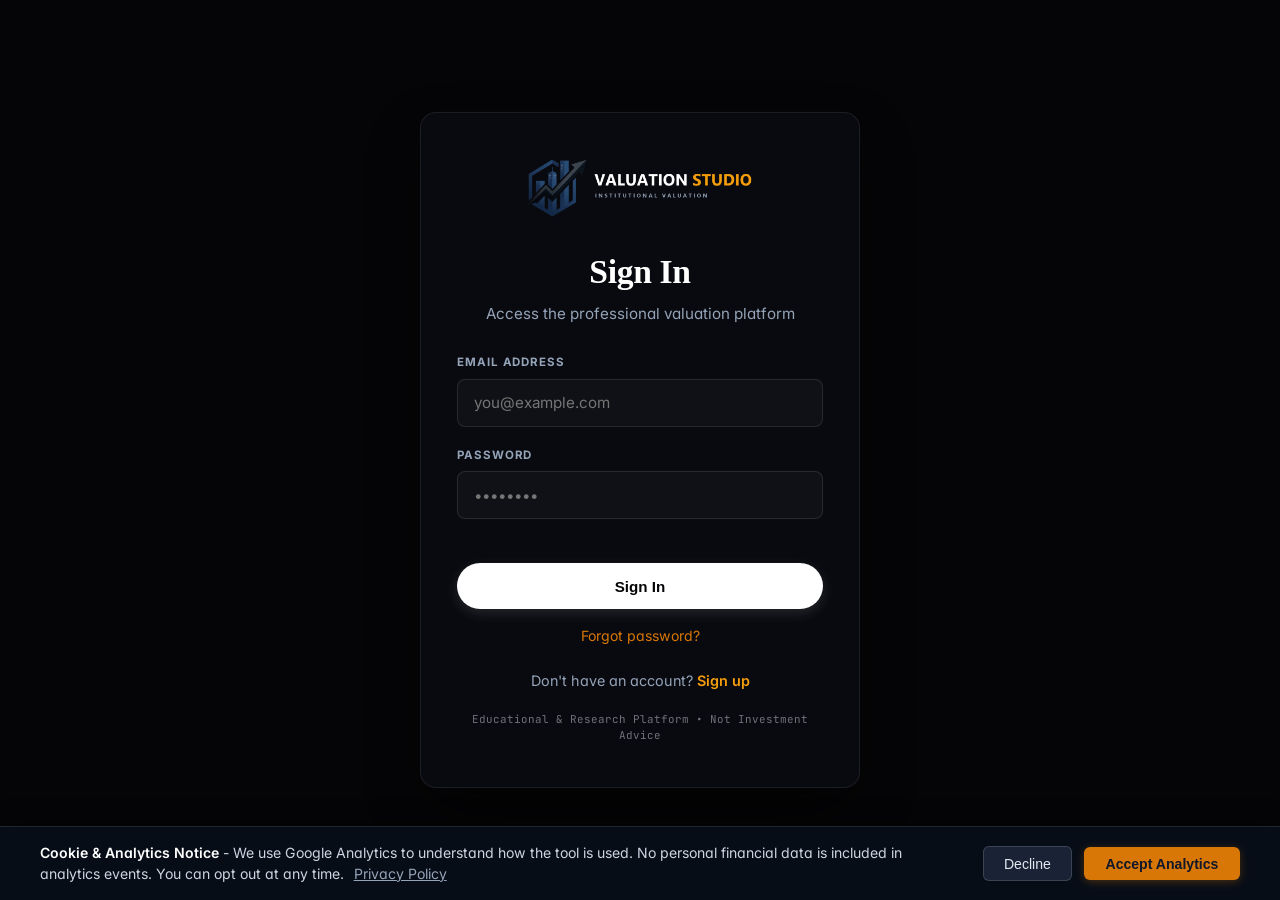
<file: public/financials.html>
<!DOCTYPE html>
<html lang="en">
<head>
  <link rel='icon' type='image/png' href='images/favicon-192.png'>
  <link rel='shortcut icon' href='favicon.ico'>
  <meta charset="UTF-8">
  <meta name="viewport" content="width=device-width, initial-scale=1.0">
  <title>Financial Statements | Valuation Studio</title>
  <link rel="preconnect" href="https://fonts.googleapis.com">
  <link rel="preconnect" href="https://fonts.gstatic.com" crossorigin>
  <link href="https://fonts.googleapis.com/css2?family=Inter:wght@300;400;500;600;700;800;900&family=JetBrains+Mono:wght@400;500;600;700&display=swap" rel="stylesheet">
  <link rel="stylesheet" href="css/styles.css?v=3.0">
  <link rel="stylesheet" href="css/components.css?v=3.0">
  <link rel="stylesheet" href="css/havu-theme.css?v=3.0">
  <link rel="stylesheet" href="css/dashboard-havu.css?v=3.0">
  <!-- Strict Authentication Gate -->
  <script>
    (function() {
      var t = localStorage.getItem('vs_token');
      if (!t || t === 'null' || t === 'undefined') {
        window.location.replace('login.html');
      }
    })();
    window.addEventListener('pageshow', function(e) {
      var t = localStorage.getItem('vs_token');
      if (!t || t === 'null' || t === 'undefined') {
        window.location.replace('login.html');
      }
    });
  </script>
  <style>
    .fin-table-wrapper {
      overflow-x: auto;
      border-radius: var(--radius-md);
      border: 1px solid var(--border-color);
      background: var(--surface-1);
    }
    .fin-table {
      width: 100%;
      border-collapse: collapse;
      font-size: 0.88rem;
      white-space: nowrap;
    }
    .fin-table th {
      background: #09121f;
      color: #94a3b8;
      font-weight: 600;
      text-transform: uppercase;
      letter-spacing: 0.04em;
      font-size: 0.76rem;
      padding: 0.75rem 1rem;
      border-bottom: 2px solid rgba(255, 255, 255, 0.08);
      text-align: right;
      font-family: var(--font-mono, 'JetBrains Mono', monospace);
    }
    .fin-table th:first-child {
      text-align: left;
      min-width: 260px;
      font-family: inherit;
    }
    .fin-table td {
      padding: 0.65rem 1rem;
      border-bottom: 1px solid rgba(255, 255, 255, 0.04);
      text-align: right;
      color: #e2e8f0;
      font-variant-numeric: tabular-nums;
      font-family: var(--font-mono, 'JetBrains Mono', monospace);
    }
    .fin-table td:first-child {
      text-align: left;
      font-weight: 500;
      color: #cbd5e1;
    }
    .fin-table tr:hover td {
      background: rgba(255, 255, 255, 0.025);
    }
    .fin-section-row td {
      background: rgba(15, 23, 42, 0.75) !important;
      font-weight: 700 !important;
      color: #38bdf8 !important;
      text-transform: uppercase;
      letter-spacing: 0.05em;
      font-size: 0.78rem;
      padding-top: 1rem !important;
      padding-bottom: 0.5rem !important;
      border-bottom: 1px solid rgba(56, 189, 248, 0.2) !important;
    }
    .fin-subtotal-row td {
      font-weight: 600 !important;
      color: #ffffff !important;
      border-top: 1px solid rgba(255, 255, 255, 0.15) !important;
      border-bottom: 1px solid rgba(255, 255, 255, 0.15) !important;
      background: rgba(255, 255, 255, 0.015);
    }
    .fin-total-row td {
      font-weight: 700 !important;
      color: #f59e0b !important;
      font-size: 0.92rem;
      border-top: 1px solid rgba(245, 158, 11, 0.35) !important;
      border-bottom: 3px double rgba(245, 158, 11, 0.6) !important;
      background: rgba(245, 158, 11, 0.04);
    }
    .indent-1 { padding-left: 1.75rem !important; }
    .indent-2 { padding-left: 2.75rem !important; }
    .fin-pct-val {
      font-size: 0.8rem;
      color: #94a3b8;
    }
    .fin-filter-box {
      width: 260px;
      padding: 0.55rem 0.85rem;
      background: var(--surface-2);
      border: 1px solid var(--border-color);
      border-radius: var(--radius-md);
      color: var(--text-primary);
      font-size: 0.85rem;
      outline: none;
    }
    .fin-filter-box:focus {
      border-color: #f59e0b;
    }
  </style>
</head>
<body class="havu-body">
<div class="layout-with-sidebar">

  <!-- Sidebar -->
  <aside class="sidebar">
    <div class="sidebar-logo">
      <a href="dashboard.html?v=3.0">
        <img src="images/logo-dark-theme.png?v=3.0" alt="Valuation Studio" class="sidebar-logo-img">
      </a>
    </div>
    <div class="sidebar-ticker-box">
      <div class="sidebar-ticker-row">
        <span id="sidebarTicker" class="sidebar-ticker-symbol">-</span>
        <span id="sidebarPrice" class="sidebar-ticker-price"></span>
      </div>
      <div class="sidebar-search">
        <input type="text" id="navTickerInput" placeholder="Search ticker..." autocomplete="off" spellcheck="false">
        <button id="navSearchBtn" class="btn-search">Go</button>
      </div>
    </div>
    <nav class="sidebar-nav">
      <a href="dashboard.html?v=3.0" class="sidebar-item">
        <svg width="16" height="16" viewBox="0 0 24 24" fill="none" stroke="currentColor" stroke-width="2"><rect x="3" y="3" width="7" height="7"/><rect x="14" y="3" width="7" height="7"/><rect x="14" y="14" width="7" height="7"/><rect x="3" y="14" width="7" height="7"/></svg>
        Overview
      </a>
      <a href="financials.html?v=3.0" class="sidebar-item active">
        <svg width="16" height="16" viewBox="0 0 24 24" fill="none" stroke="currentColor" stroke-width="2"><path d="M14 2H6a2 2 0 0 0-2 2v16a2 2 0 0 0 2 2h12a2 2 0 0 0 2-2V8z"/><polyline points="14 2 14 8 20 8"/><line x1="16" y1="13" x2="8" y2="13"/><line x1="16" y1="17" x2="8" y2="17"/><polyline points="10 9 9 9 8 9"/></svg>
        Financial Statements
      </a>
      <a href="football-field.html?v=3.0" class="sidebar-item">
        <svg width="16" height="16" viewBox="0 0 24 24" fill="none" stroke="currentColor" stroke-width="2"><polyline points="22 7 13.5 15.5 8.5 10.5 2 17"/><polyline points="16 7 22 7 22 13"/></svg>
        Football Field
      </a>
      <a href="valuation.html?v=3.0" class="sidebar-item">
        <svg width="16" height="16" viewBox="0 0 24 24" fill="none" stroke="currentColor" stroke-width="2"><circle cx="12" cy="12" r="10"/><line x1="12" y1="8" x2="12" y2="12"/><line x1="12" y1="16" x2="12.01" y2="16"/></svg>
        Valuation
      </a>
      <a href="comps.html?v=3.0" class="sidebar-item">
        <svg width="16" height="16" viewBox="0 0 24 24" fill="none" stroke="currentColor" stroke-width="2"><line x1="8" y1="6" x2="21" y2="6"/><line x1="8" y1="12" x2="21" y2="12"/><line x1="8" y1="18" x2="21" y2="18"/><line x1="3" y1="6" x2="3.01" y2="6"/><line x1="3" y1="12" x2="3.01" y2="12"/><line x1="3" y1="18" x2="3.01" y2="18"/></svg>
        Trading Comps
      </a>
      <a href="lbo-nav.html?v=3.0" class="sidebar-item">
        <svg width="16" height="16" viewBox="0 0 24 24" fill="none" stroke="currentColor" stroke-width="2"><polyline points="17 1 21 5 17 9"/><path d="M3 11V9a4 4 0 0 1 4-4h14"/><polyline points="7 23 3 19 7 15"/><path d="M21 13v2a4 4 0 0 1-4 4H3"/></svg>
        LBO &amp; NAV
      </a>
      <a href="quant.html?v=3.0" class="sidebar-item">
        <svg width="16" height="16" viewBox="0 0 24 24" fill="none" stroke="currentColor" stroke-width="2"><path d="M18 20V10"/><path d="M12 20V4"/><path d="M6 20v-6"/></svg>
        Quant Lab
      </a>
      <a href="performance.html?v=3.0" class="sidebar-item">
        <svg width="16" height="16" viewBox="0 0 24 24" fill="none" stroke="currentColor" stroke-width="2"><polyline points="22 12 18 12 15 21 9 3 6 12 2 12"/></svg>
        Performance
      </a>
      <a href="news.html?v=3.0" class="sidebar-item">
        <svg width="16" height="16" viewBox="0 0 24 24" fill="none" stroke="currentColor" stroke-width="2"><path d="M4 22h16a2 2 0 0 0 2-2V4a2 2 0 0 0-2-2H8a2 2 0 0 0-2 2v16a2 2 0 0 0-2 2Zm0 0a2 2 0 0 1-2-2v-9c0-1.1.9-2 2-2h2"/><path d="M18 14h-8"/><path d="M15 18h-5"/><path d="M10 6h8v4h-8V6Z"/></svg>
        News
      </a>
      <a href="download.html?v=3.0" class="sidebar-item">
        <svg width="16" height="16" viewBox="0 0 24 24" fill="none" stroke="currentColor" stroke-width="2"><path d="M21 15v4a2 2 0 0 1-2 2H5a2 2 0 0 1-2-2v-4"/><polyline points="7 10 12 15 17 10"/><line x1="12" y1="15" x2="12" y2="3"/></svg>
        Export Model
      </a>
    </nav>
    <div class="sidebar-footer">
      <span id="sidebarUserEmail" class="sidebar-user-email"></span>
      <button id="logoutBtn" class="btn btn-ghost btn-sm" onclick="app.logout(); return false;">Logout</button>
    </div>
  </aside>

  <!-- Main Content -->
  <main class="main-content">
    <!-- Header Meta Bar -->
    <div class="hv-dash-meta-bar">
      <div class="hv-dash-meta-text">VALUATION STUDIO</div>
    </div>

    <div class="page-header flex justify-between align-center">
      <div>
        <h1 class="page-title">3-Statement Financial Model</h1>
        <p class="page-subtitle" id="finSubtitle">Consolidated Income Statement, Balance Sheet, and Statement of Cash Flows</p>
      </div>
      <div class="flex gap-3 align-center">
        <input type="text" id="finSearchInput" placeholder="Filter line items..." class="fin-filter-box">
        <a href="download.html?v=3.0" class="btn btn-primary" style="padding: 0.55rem 1rem; display: flex; align-items: center; gap: 0.4rem;">
          <svg width="15" height="15" viewBox="0 0 24 24" fill="none" stroke="currentColor" stroke-width="2"><path d="M21 15v4a2 2 0 0 1-2 2H5a2 2 0 0 1-2-2v-4"/><polyline points="7 10 12 15 17 10"/><line x1="12" y1="15" x2="12" y2="3"/></svg>
          Export to Excel
        </a>
      </div>
    </div>

    <!-- Financial Statement Navigation Tabs -->
    <div class="tabs mt-2 mb-4">
      <button class="tab-btn active" data-tab="is">Income Statement</button>
      <button class="tab-btn" data-tab="bs">Balance Sheet</button>
      <button class="tab-btn" data-tab="cf">Cash Flow</button>
      <button class="tab-btn" data-tab="ratios">Key Ratios</button>
    </div>

    <!-- Loading State -->
    <div id="finLoading" style="display:none; text-align:center; padding: 4rem;">
      <div class="loading" style="display:inline-block; width:36px; height:36px; border-width:3px;"></div>
      <p class="text-secondary mt-3">Loading 5-year financial statements...</p>
    </div>

    <!-- Tab 1: Income Statement -->
    <div id="tab-is" class="tab-content active section">
      <div class="card">
        <div class="card-header flex justify-between align-center">
          <span id="isHeaderTitle">Consolidated Statement of Operations</span>
          <span id="isCurrencyTag" class="badge badge-gray" style="font-size:0.75rem;">All Figures in Millions</span>
        </div>
        <div class="fin-table-wrapper">
          <table class="fin-table" id="isTable">
            <thead><!-- Populated via JS --></thead>
            <tbody><!-- Populated via JS --></tbody>
          </table>
        </div>
      </div>
    </div>

    <!-- Tab 2: Balance Sheet -->
    <div id="tab-bs" class="tab-content section">
      <div class="card">
        <div class="card-header flex justify-between align-center">
          <span id="bsHeaderTitle">Consolidated Statement of Financial Position</span>
          <span id="bsCurrencyTag" class="badge badge-gray" style="font-size:0.75rem;">All Figures in Millions</span>
        </div>
        <div class="fin-table-wrapper">
          <table class="fin-table" id="bsTable">
            <thead><!-- Populated via JS --></thead>
            <tbody><!-- Populated via JS --></tbody>
          </table>
        </div>
      </div>
    </div>

    <!-- Tab 3: Cash Flow -->
    <div id="tab-cf" class="tab-content section">
      <div class="card">
        <div class="card-header flex justify-between align-center">
          <span id="cfHeaderTitle">Consolidated Statement of Cash Flows</span>
          <span id="cfCurrencyTag" class="badge badge-gray" style="font-size:0.75rem;">All Figures in Millions</span>
        </div>
        <div class="fin-table-wrapper">
          <table class="fin-table" id="cfTable">
            <thead><!-- Populated via JS --></thead>
            <tbody><!-- Populated via JS --></tbody>
          </table>
        </div>
      </div>
    </div>

    <!-- Tab 4: Key Ratios -->
    <div id="tab-ratios" class="tab-content section">
      <div class="card">
        <div class="card-header">Profitability, Liquidity &amp; Solvency Multiples</div>
        <div class="fin-table-wrapper">
          <table class="fin-table" id="ratiosTable">
            <thead><!-- Populated via JS --></thead>
            <tbody><!-- Populated via JS --></tbody>
          </table>
        </div>
      </div>
    </div>

  </main>
</div>

<script src="js/api.js?v=3.0"></script>
<script src="js/app.js?v=3.0"></script>
<script src="js/havu-engine.js?v=3.0"></script>
<script src="js/financials.js?v=3.0"></script>
</body>
</html>
</file>
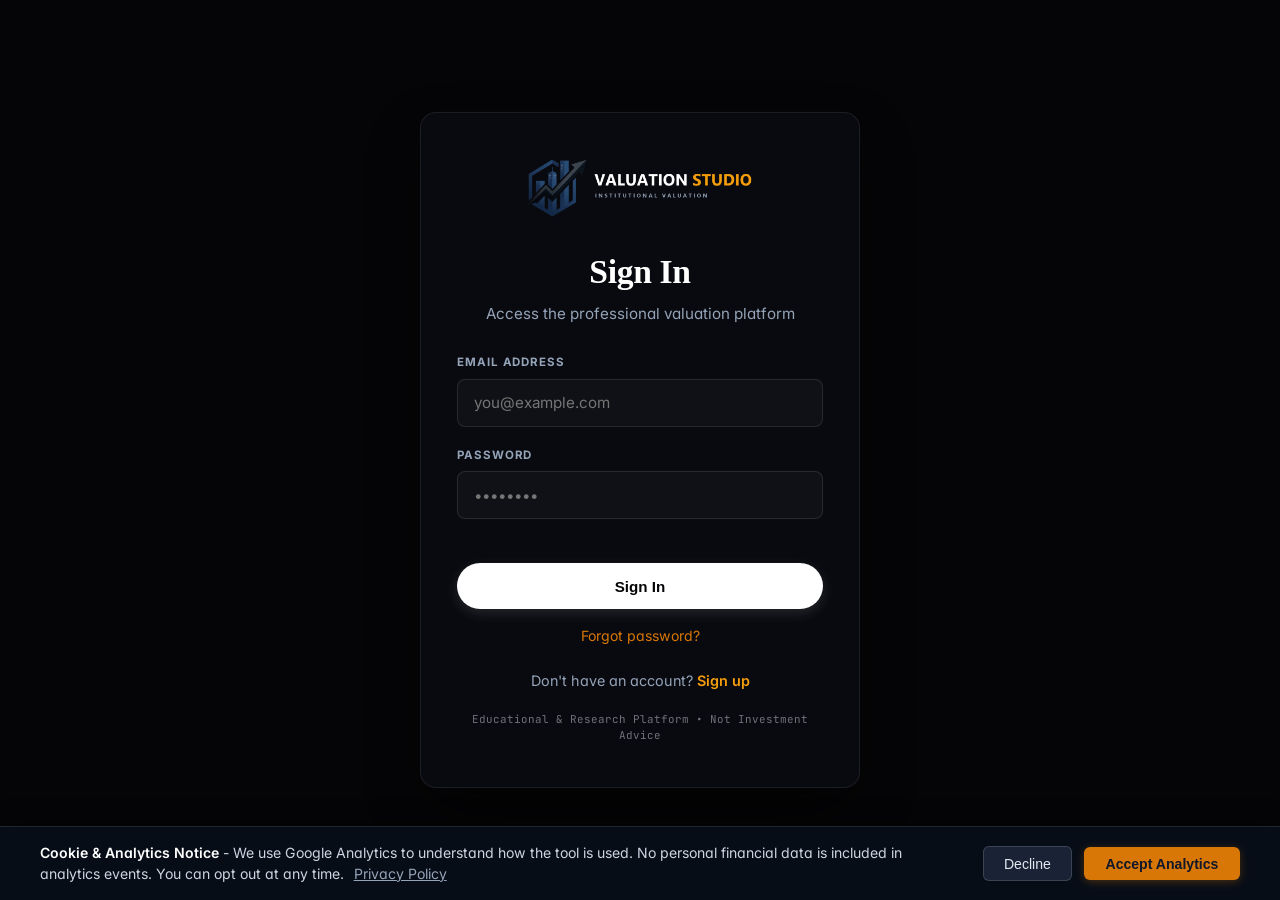
<file: public/login.html>
<!DOCTYPE html>
<html lang="en">
<head>
  <link rel='icon' type='image/png' href='images/favicon-192.png'>
  <link rel='shortcut icon' href='favicon.ico'>
  <meta charset="UTF-8">
  <meta name="viewport" content="width=device-width, initial-scale=1.0">
  <title>Sign In | Valuation Studio</title>
  <link rel="preconnect" href="https://fonts.googleapis.com">
  <link rel="preconnect" href="https://fonts.gstatic.com" crossorigin>
  <link href="https://fonts.googleapis.com/css2?family=Inter:wght@300;400;500;600;700;800;900&family=JetBrains+Mono:wght@400;500;600;700&display=swap" rel="stylesheet">
  <link rel="stylesheet" href="css/styles.css?v=3.0">
  <link rel="stylesheet" href="css/components.css?v=3.0">
  <link rel="stylesheet" href="css/havu-theme.css?v=3.0">
  <link rel="stylesheet" href="css/dashboard-havu.css?v=3.0">
  <style>
    body {
      display: flex;
      flex-direction: column;
      align-items: center;
      justify-content: center;
      min-height: 100vh;
      margin: 0;
      padding: 1.5rem;
      background: #050507;
      font-family: 'Inter', sans-serif;
      color: #f4f4f5;
      position: relative;
      box-sizing: border-box;
    }
    .auth-wrapper {
      width: 100%;
      max-width: 440px;
      margin: auto;
      z-index: 10;
    }
    .auth-card {
      background-color: #090a0f;
      border: 1px solid rgba(255, 255, 255, 0.08);
      border-radius: 16px;
      padding: 2.75rem 2.25rem;
      box-shadow: 0 25px 60px -15px rgba(0, 0, 0, 0.8), 0 0 30px rgba(255, 255, 255, 0.02);
      box-sizing: border-box;
    }
    .auth-logo-img {
      max-height: 64px;
      max-width: 235px;
      width: 100%;
      height: auto;
      object-fit: contain;
      margin: 0 auto 1.75rem;
      display: block;
    }
    .auth-title {
      font-family: 'Playfair Display', Georgia, serif;
      font-size: 2.1rem;
      font-weight: 700;
      color: #ffffff;
      text-align: center;
      margin: 0 0 0.4rem;
      letter-spacing: -0.01em;
    }
    .auth-subtitle {
      color: #94a3b8;
      font-size: 0.95rem;
      text-align: center;
      margin: 0 0 1.75rem;
    }
    .auth-error {
      display: none;
      background: rgba(225, 29, 72, 0.15);
      border: 1px solid rgba(225, 29, 72, 0.35);
      color: #fda4af;
      padding: 0.85rem 1rem;
      border-radius: 8px;
      font-size: 0.9rem;
      margin-bottom: 1.25rem;
      text-align: left;
    }
    .auth-field {
      margin-bottom: 1.25rem;
      text-align: left;
    }
    .auth-label {
      display: block;
      font-size: 0.72rem;
      font-weight: 700;
      letter-spacing: 0.08em;
      text-transform: uppercase;
      color: #94a3b8;
      margin-bottom: 0.45rem;
    }
    .auth-input {
      width: 100%;
      padding: 0.85rem 1rem;
      background: rgba(255, 255, 255, 0.03);
      border: 1px solid rgba(255, 255, 255, 0.1);
      border-radius: 8px;
      color: #ffffff;
      font-size: 0.95rem;
      outline: none;
      box-sizing: border-box;
      transition: all 0.2s ease;
    }
    .auth-input:focus {
      border-color: rgba(255, 255, 255, 0.4);
      box-shadow: 0 0 0 2px rgba(255, 255, 255, 0.08);
      background: rgba(255, 255, 255, 0.06);
    }
    .btn-submit {
      width: 100%;
      margin-top: 1.5rem;
      padding: 0.9rem;
      background: #ffffff;
      color: #050507;
      border: none;
      border-radius: 9999px;
      font-weight: 700;
      font-size: 0.95rem;
      cursor: pointer;
      transition: all 0.2s ease;
      box-shadow: 0 4px 14px rgba(255, 255, 255, 0.12);
    }
    .btn-submit:hover {
      background: #f4f4f5;
      transform: translateY(-1px);
      box-shadow: 0 6px 20px rgba(255, 255, 255, 0.2);
    }
    .forgot-link {
      display: block;
      text-align: center;
      margin-top: 1rem;
      color: #d97706;
      font-size: 0.88rem;
      text-decoration: none;
      transition: color 0.2s;
    }
    .forgot-link:hover {
      color: #f59e0b;
      text-decoration: underline;
    }
    .auth-footer {
      text-align: center;
      margin-top: 1.5rem;
      color: #94a3b8;
      font-size: 0.9rem;
    }
    .auth-footer a {
      color: #f59e0b;
      font-weight: 600;
      text-decoration: none;
    }
    .auth-footer a:hover {
      text-decoration: underline;
    }

    /* Cookie & Analytics Banner */
    .cookie-banner {
      position: fixed;
      bottom: 0;
      left: 0;
      right: 0;
      background: rgba(8, 14, 24, 0.96);
      backdrop-filter: blur(12px);
      border-top: 1px solid rgba(255, 255, 255, 0.1);
      padding: 1rem 2rem;
      z-index: 9999;
      display: flex;
      justify-content: center;
      align-items: center;
      box-shadow: 0 -4px 20px rgba(0, 0, 0, 0.4);
      transition: transform 0.3s ease, opacity 0.3s ease;
    }
    .cookie-banner.hidden {
      transform: translateY(100%);
      opacity: 0;
      pointer-events: none;
    }
    .cookie-banner-content {
      width: 100%;
      max-width: 1200px;
      display: flex;
      justify-content: space-between;
      align-items: center;
      gap: 2rem;
      flex-wrap: wrap;
    }
    .cookie-banner-text {
      color: #cbd5e1;
      font-size: 0.88rem;
      line-height: 1.45;
      flex: 1;
      min-width: 280px;
    }
    .cookie-banner-text strong {
      color: #ffffff;
      font-weight: 600;
    }
    .cookie-link {
      color: #94a3b8;
      text-decoration: underline;
      margin-left: 0.35rem;
    }
    .cookie-link:hover {
      color: #cbd5e1;
    }
    .cookie-banner-actions {
      display: flex;
      gap: 0.75rem;
      align-items: center;
    }
    .btn-cookie-decline {
      background: rgba(30, 41, 59, 0.85);
      border: 1px solid rgba(255, 255, 255, 0.15);
      color: #e2e8f0;
      border-radius: 6px;
      padding: 0.55rem 1.25rem;
      font-size: 0.88rem;
      font-weight: 500;
      cursor: pointer;
      transition: all 0.2s;
    }
    .btn-cookie-decline:hover {
      background: rgba(51, 65, 85, 0.9);
      border-color: rgba(255, 255, 255, 0.3);
    }
    .btn-cookie-accept {
      background: #d97706;
      border: none;
      color: #0f172a;
      border-radius: 6px;
      padding: 0.55rem 1.35rem;
      font-size: 0.88rem;
      font-weight: 600;
      cursor: pointer;
      transition: all 0.2s;
      box-shadow: 0 2px 8px rgba(217, 119, 6, 0.3);
    }
    .btn-cookie-accept:hover {
      background: #f59e0b;
      transform: translateY(-1px);
    }
  </style>
</head>
<body>

  <div class="auth-wrapper">
    <div class="auth-card">
      <a href="index.html?v=2.1">
        <img src="images/logo-dark-theme.png?v=3.0" alt="Valuation Studio" class="auth-logo-img">
      </a>
      
      <h1 class="auth-title">Sign In</h1>
      <p class="auth-subtitle">Access the professional valuation platform</p>
      
      <div id="auth-error" class="auth-error"></div>
      
      <form id="login-form">
        <div class="auth-field">
          <label for="email" class="auth-label">EMAIL ADDRESS</label>
          <input type="email" id="email" class="auth-input" placeholder="you@example.com" required autocomplete="username">
        </div>
        
        <div class="auth-field">
          <label for="password" class="auth-label">PASSWORD</label>
          <input type="password" id="password" class="auth-input" placeholder="••••••••" required autocomplete="current-password">
        </div>
        
        <button type="submit" id="loginBtn" class="btn-submit">Sign In</button>
      </form>
      
      <a href="#" class="forgot-link" onclick="handleForgot(event)">Forgot password?</a>
      
      <div class="auth-footer">
        Don't have an account? <a href="signup.html?v=2.1">Sign up</a>
      </div>

      <div style="font-size:0.68rem; color:#71717a; text-align:center; margin-top:1.25rem; line-height:1.45; font-family:var(--font-mono, monospace);">
        Educational &amp; Research Platform • Not Investment Advice
      </div>
    </div>
  </div>

  <!-- Cookie & Analytics Notice Banner -->
  <div id="cookieNoticeBanner" class="cookie-banner">
    <div class="cookie-banner-content">
      <div class="cookie-banner-text">
        <strong>Cookie &amp; Analytics Notice</strong> - We use Google Analytics to understand how the tool is used. No personal financial data is included in analytics events. You can opt out at any time. <a href="#" onclick="alert('Valuation Studio Privacy Policy: We do not sell or store personal financial search data without consent.'); return false;" class="cookie-link">Privacy Policy</a>
      </div>
      <div class="cookie-banner-actions">
        <button type="button" class="btn-cookie-decline" onclick="handleCookieConsent(false)">Decline</button>
        <button type="button" class="btn-cookie-accept" onclick="handleCookieConsent(true)">Accept Analytics</button>
      </div>
    </div>
  </div>

  <script src="js/api.js?v=3.0"></script>
  <script src="js/app.js?v=3.0"></script>
  <script src="js/havu-engine.js?v=3.0"></script>
  <script src="js/auth.js?v=3.0"></script>
  <script>
    function handleForgot(e) {
      e.preventDefault();
      const email = document.getElementById('email').value.trim() || 'your email';
      alert('Password reset instructions have been dispatched to ' + email);
    }
    function handleCookieConsent(accepted) {
      localStorage.setItem('vs_cookie_consent', accepted ? 'accepted' : 'declined');
      const banner = document.getElementById('cookieNoticeBanner');
      if (banner) banner.classList.add('hidden');
    }
    document.addEventListener('DOMContentLoaded', () => {
      const consent = localStorage.getItem('vs_cookie_consent');
      if (consent) {
        const banner = document.getElementById('cookieNoticeBanner');
        if (banner) banner.classList.add('hidden');
      }
    });
  </script>
</body>
</html>
</file>
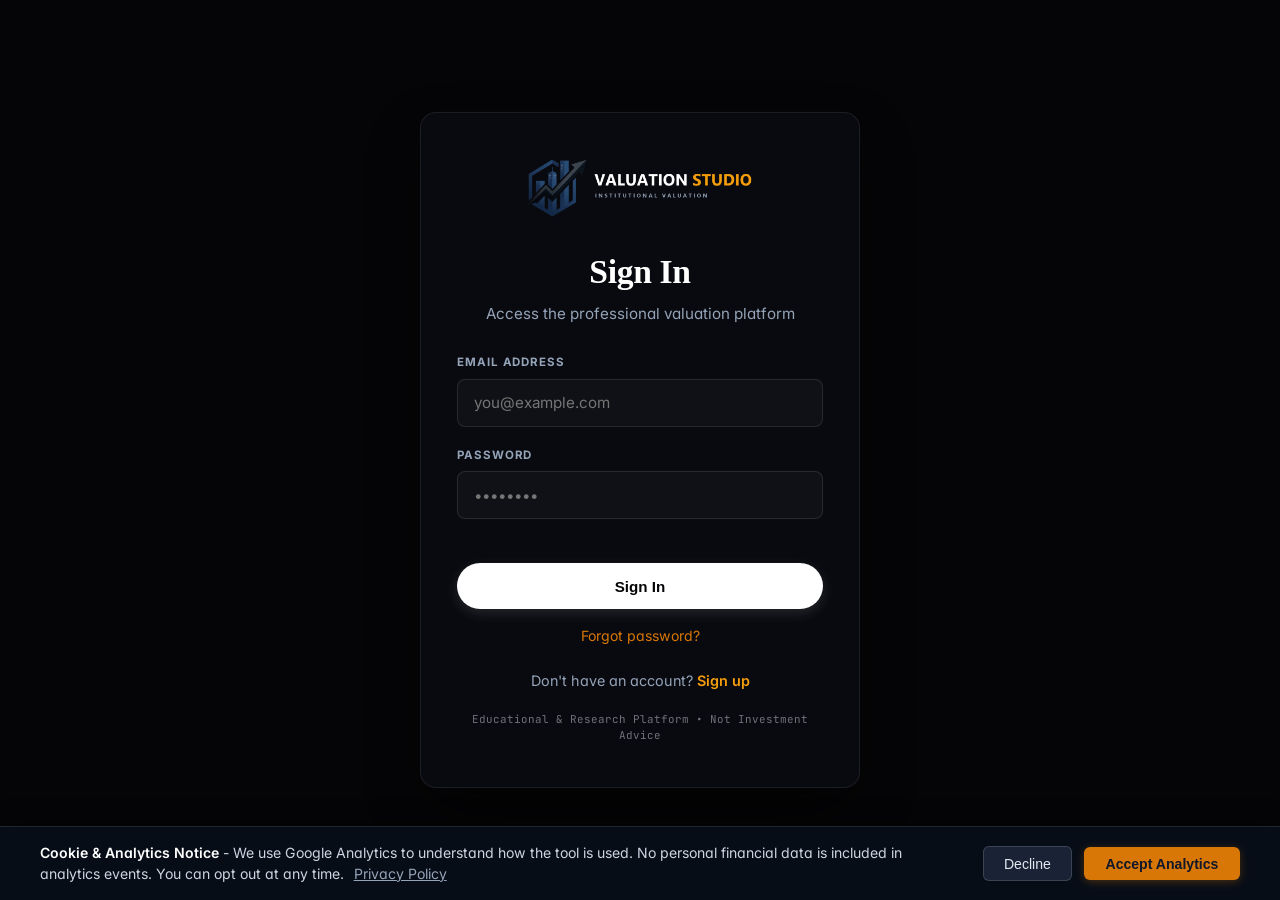
<file: public/news.html>
<!DOCTYPE html>
<html lang="en">
<head>
  <link rel='icon' type='image/png' href='images/favicon-192.png'>
  <link rel='shortcut icon' href='favicon.ico'>
  <meta charset="UTF-8">
  <meta name="viewport" content="width=device-width, initial-scale=1.0">
  <title>News &amp; Catalysts | Valuation Studio</title>
  <link rel="preconnect" href="https://fonts.googleapis.com">
  <link rel="preconnect" href="https://fonts.gstatic.com" crossorigin>
  <link href="https://fonts.googleapis.com/css2?family=Inter:wght@300;400;500;600;700;800;900&family=JetBrains+Mono:wght@400;500;600;700&display=swap" rel="stylesheet">
  <link rel="stylesheet" href="css/styles.css?v=3.0">
  <link rel="stylesheet" href="css/components.css?v=3.0">
  <link rel="stylesheet" href="css/havu-theme.css?v=3.0">
  <link rel="stylesheet" href="css/dashboard-havu.css?v=3.0">
  <!-- Strict Authentication Gate -->
  <script>
    (function() {
      var t = localStorage.getItem('vs_token');
      if (!t || t === 'null' || t === 'undefined') {
        window.location.replace('login.html');
      }
    })();
    window.addEventListener('pageshow', function(e) {
      var t = localStorage.getItem('vs_token');
      if (!t || t === 'null' || t === 'undefined') {
        window.location.replace('login.html');
      }
    });
  </script>
</head>
<body class="havu-body">
<div class="layout-with-sidebar">

  <aside class="sidebar">
    <div class="sidebar-logo">
      <a href="dashboard.html?v=3.0">
        <img src="images/logo-dark-theme.png?v=3.0" alt="Valuation Studio" class="sidebar-logo-img">
      </a>
    </div>
    <div class="sidebar-ticker-box">
      <div class="sidebar-ticker-row">
        <span id="sidebarTicker" class="sidebar-ticker-symbol">-</span>
        <span id="sidebarPrice" class="sidebar-ticker-price"></span>
      </div>
      <div class="sidebar-search">
        <input type="text" id="navTickerInput" placeholder="Search ticker..." autocomplete="off">
        <button id="navSearchBtn" class="btn-search">Go</button>
      </div>
    </div>
    <nav class="sidebar-nav">
      <a href="dashboard.html?v=3.0" class="sidebar-item"><svg width="16" height="16" viewBox="0 0 24 24" fill="none" stroke="currentColor" stroke-width="2"><rect x="3" y="3" width="7" height="7"/><rect x="14" y="3" width="7" height="7"/><rect x="14" y="14" width="7" height="7"/><rect x="3" y="14" width="7" height="7"/></svg> Overview</a>
      <a href="financials.html?v=3.0" class="sidebar-item"><svg width="16" height="16" viewBox="0 0 24 24" fill="none" stroke="currentColor" stroke-width="2"><path d="M14 2H6a2 2 0 0 0-2 2v16a2 2 0 0 0 2 2h12a2 2 0 0 0 2-2V8z"/><polyline points="14 2 14 8 20 8"/><line x1="16" y1="13" x2="8" y2="13"/><line x1="16" y1="17" x2="8" y2="17"/><polyline points="10 9 9 9 8 9"/></svg> Financial Statements</a>
      <a href="football-field.html?v=3.0" class="sidebar-item"><svg width="16" height="16" viewBox="0 0 24 24" fill="none" stroke="currentColor" stroke-width="2"><polyline points="22 7 13.5 15.5 8.5 10.5 2 17"/><polyline points="16 7 22 7 22 13"/></svg> Football Field</a>
      <a href="valuation.html?v=3.0" class="sidebar-item"><svg width="16" height="16" viewBox="0 0 24 24" fill="none" stroke="currentColor" stroke-width="2"><circle cx="12" cy="12" r="10"/><line x1="12" y1="8" x2="12" y2="12"/><line x1="12" y1="16" x2="12.01" y2="16"/></svg> Valuation</a>
      <a href="comps.html?v=3.0" class="sidebar-item"><svg width="16" height="16" viewBox="0 0 24 24" fill="none" stroke="currentColor" stroke-width="2"><line x1="8" y1="6" x2="21" y2="6"/><line x1="8" y1="12" x2="21" y2="12"/><line x1="8" y1="18" x2="21" y2="18"/></svg> Trading Comps</a>
      <a href="lbo-nav.html?v=3.0" class="sidebar-item"><svg width="16" height="16" viewBox="0 0 24 24" fill="none" stroke="currentColor" stroke-width="2"><polyline points="17 1 21 5 17 9"/><path d="M3 11V9a4 4 0 0 1 4-4h14"/></svg> LBO &amp; NAV</a>
      <a href="quant.html?v=3.0" class="sidebar-item"><svg width="16" height="16" viewBox="0 0 24 24" fill="none" stroke="currentColor" stroke-width="2"><path d="M18 20V10"/><path d="M12 20V4"/><path d="M6 20v-6"/></svg> Quant Lab</a>
      <a href="performance.html?v=3.0" class="sidebar-item"><svg width="16" height="16" viewBox="0 0 24 24" fill="none" stroke="currentColor" stroke-width="2"><polyline points="22 12 18 12 15 21 9 3 6 12 2 12"/></svg> Performance</a>
      <a href="news.html?v=3.0" class="sidebar-item active"><svg width="16" height="16" viewBox="0 0 24 24" fill="none" stroke="currentColor" stroke-width="2"><path d="M4 22h16a2 2 0 0 0 2-2V4a2 2 0 0 0-2-2H8a2 2 0 0 0-2 2v16a2 2 0 0 0-2 2Z"/></svg> News</a>
      <a href="download.html?v=3.0" class="sidebar-item"><svg width="16" height="16" viewBox="0 0 24 24" fill="none" stroke="currentColor" stroke-width="2"><path d="M21 15v4a2 2 0 0 1-2 2H5a2 2 0 0 1-2-2v-4"/><polyline points="7 10 12 15 17 10"/><line x1="12" y1="15" x2="12" y2="3"/></svg> Export Model</a>
    </nav>
    <div class="sidebar-footer">
      <span id="sidebarUserEmail" class="sidebar-user-email"></span>
      <button id="logoutBtn" class="btn btn-ghost btn-sm" onclick="app.logout(); return false;">Logout</button>
    </div>
  </aside>

  <main class="main-content">
    <!-- Header Meta Bar -->
    <div class="hv-dash-meta-bar">
      <div class="hv-dash-meta-text">VALUATION STUDIO</div>
    </div>

    <div class="page-header flex justify-between align-center">
      <div>
        <h1 class="page-title">Latest News &amp; Catalysts</h1>
        <p class="page-subtitle">Real-time market headlines, earnings reports, and analyst coverage</p>
      </div>
      <div>
        <input type="text" id="newsSearchInput" placeholder="Filter articles..." style="width: 240px; padding: 0.5rem 0.75rem; background: var(--surface-2); border: 1px solid var(--border-color); border-radius: 9999px; color: var(--text-primary); font-size: 0.85rem;">
      </div>
    </div>

    <div id="newsLoading" style="display:none; text-align:center; padding: 3rem;">
      <div class="loading" style="display:inline-block; width:36px; height:36px; border-width:3px;"></div>
      <p class="text-secondary mt-3">Fetching latest market headlines...</p>
    </div>

    <div id="newsContainer" class="flex flex-col gap-4 section">
      <!-- Populated via JS -->
    </div>
    
    <div id="noNews" class="card section text-center" style="display:none; padding: 3rem;">
      <p class="text-secondary">No recent news available for this ticker at the moment.</p>
    </div>
  </main>
</div>

<script src="js/api.js?v=3.0"></script>
<script src="js/app.js?v=3.0"></script>
<script src="js/havu-engine.js?v=3.0"></script>
<script src="js/news.js?v=3.0"></script>
</body>
</html>
</file>
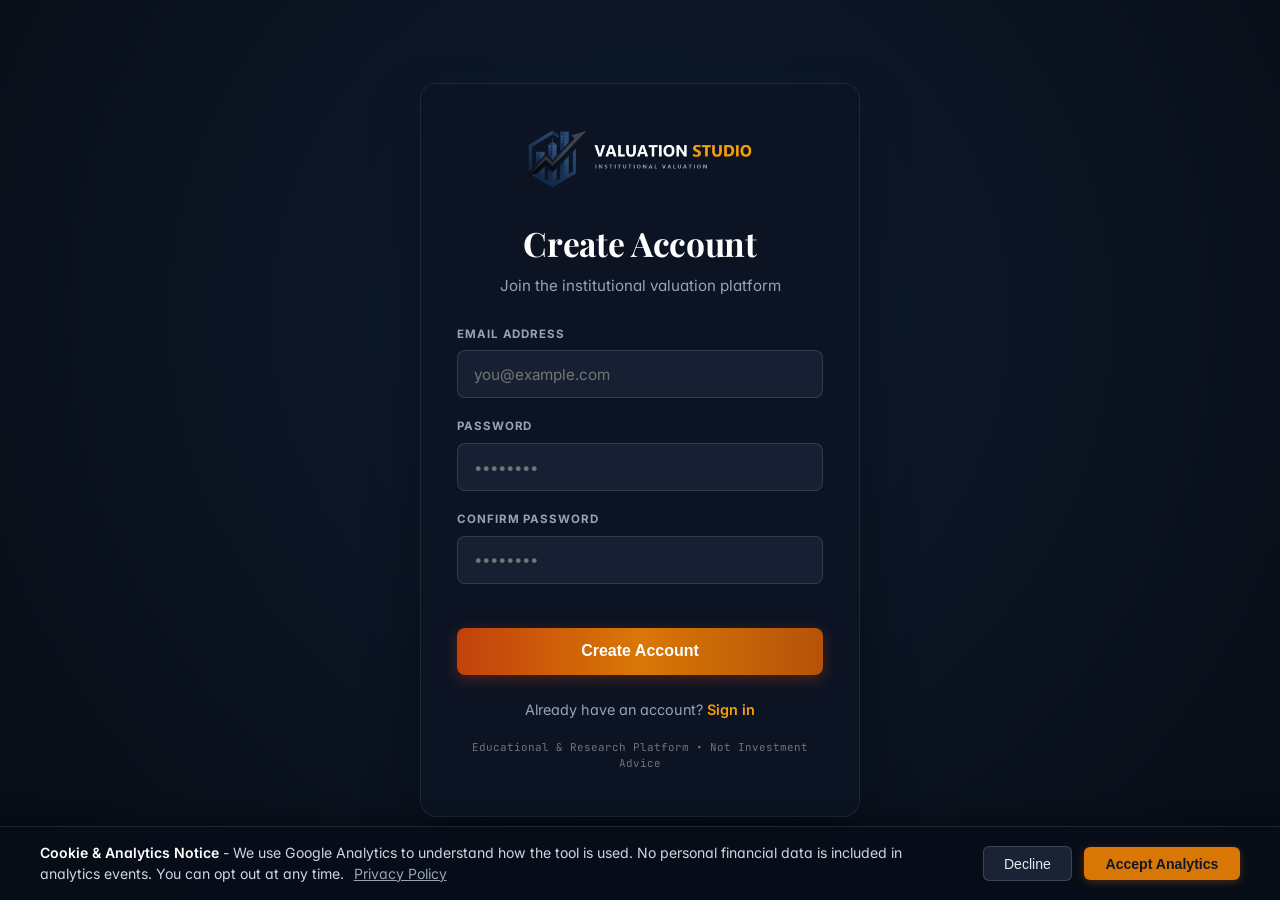
<file: public/signup.html>
<!DOCTYPE html>
<html lang="en">
<head>
  <link rel='icon' type='image/png' href='images/favicon-192.png'>
  <link rel='shortcut icon' href='favicon.ico'>
  <meta charset="UTF-8">
  <meta name="viewport" content="width=device-width, initial-scale=1.0">
  <title>Create Account | Valuation Studio</title>
  <link rel="preconnect" href="https://fonts.googleapis.com">
  <link href="https://fonts.googleapis.com/css2?family=Inter:wght@400;500;600;700&family=Playfair+Display:wght@600;700&display=swap" rel="stylesheet">
  <link rel="stylesheet" href="css/styles.css?v=2.1">
  <link rel="stylesheet" href="css/components.css?v=2.1">
  <style>
    body {
      display: flex;
      flex-direction: column;
      align-items: center;
      justify-content: center;
      min-height: 100vh;
      margin: 0;
      padding: 1.5rem;
      background: radial-gradient(circle at 50% 35%, #0f1c30 0%, #070c14 100%);
      font-family: 'Inter', sans-serif;
      color: #f1f5f9;
      position: relative;
      box-sizing: border-box;
    }
    .auth-wrapper {
      width: 100%;
      max-width: 440px;
      margin: auto;
      z-index: 10;
    }
    .auth-card {
      background-color: #0c1424;
      border: 1px solid rgba(255, 255, 255, 0.08);
      border-radius: 16px;
      padding: 2.75rem 2.25rem;
      box-shadow: 0 25px 60px -15px rgba(0, 0, 0, 0.7), 0 0 30px rgba(14, 165, 233, 0.05);
      box-sizing: border-box;
    }
    .auth-logo-img {
      max-height: 64px;
      max-width: 235px;
      width: 100%;
      height: auto;
      object-fit: contain;
      margin: 0 auto 1.75rem;
      display: block;
    }
    .auth-title {
      font-family: 'Playfair Display', Georgia, serif;
      font-size: 2.1rem;
      font-weight: 700;
      color: #ffffff;
      text-align: center;
      margin: 0 0 0.4rem;
      letter-spacing: -0.01em;
    }
    .auth-subtitle {
      color: #94a3b8;
      font-size: 0.95rem;
      text-align: center;
      margin: 0 0 1.75rem;
    }
    .auth-error {
      display: none;
      background: rgba(225, 29, 72, 0.15);
      border: 1px solid rgba(225, 29, 72, 0.35);
      color: #fda4af;
      padding: 0.85rem 1rem;
      border-radius: 8px;
      font-size: 0.9rem;
      margin-bottom: 1.25rem;
      text-align: left;
    }
    .auth-field {
      margin-bottom: 1.25rem;
      text-align: left;
    }
    .auth-label {
      display: block;
      font-size: 0.72rem;
      font-weight: 700;
      letter-spacing: 0.08em;
      text-transform: uppercase;
      color: #94a3b8;
      margin-bottom: 0.45rem;
    }
    .auth-input {
      width: 100%;
      padding: 0.85rem 1rem;
      background: #162032;
      border: 1px solid rgba(255, 255, 255, 0.12);
      border-radius: 8px;
      color: #ffffff;
      font-size: 0.95rem;
      outline: none;
      box-sizing: border-box;
      transition: all 0.2s ease;
    }
    .auth-input:focus {
      border-color: #d97706;
      box-shadow: 0 0 0 2px rgba(217, 119, 6, 0.25);
      background: #1a273e;
    }
    .btn-submit {
      width: 100%;
      margin-top: 1.5rem;
      padding: 0.9rem;
      background: linear-gradient(90deg, #c2410c 0%, #d97706 50%, #b45309 100%);
      color: #ffffff;
      border: none;
      border-radius: 8px;
      font-weight: 600;
      font-size: 1rem;
      cursor: pointer;
      transition: all 0.2s ease;
      box-shadow: 0 4px 14px rgba(194, 65, 12, 0.35);
    }
    .btn-submit:hover {
      opacity: 0.95;
      transform: translateY(-1px);
      box-shadow: 0 6px 20px rgba(194, 65, 12, 0.45);
    }
    .auth-footer {
      text-align: center;
      margin-top: 1.5rem;
      color: #94a3b8;
      font-size: 0.9rem;
    }
    .auth-footer a {
      color: #f59e0b;
      font-weight: 600;
      text-decoration: none;
    }
    .auth-footer a:hover {
      text-decoration: underline;
    }

    /* Cookie Banner */
    .cookie-banner {
      position: fixed;
      bottom: 0;
      left: 0;
      right: 0;
      background: rgba(8, 14, 24, 0.96);
      backdrop-filter: blur(12px);
      border-top: 1px solid rgba(255, 255, 255, 0.1);
      padding: 1rem 2rem;
      z-index: 9999;
      display: flex;
      justify-content: center;
      align-items: center;
      box-shadow: 0 -4px 20px rgba(0, 0, 0, 0.4);
      transition: transform 0.3s ease, opacity 0.3s ease;
    }
    .cookie-banner.hidden {
      transform: translateY(100%);
      opacity: 0;
      pointer-events: none;
    }
    .cookie-banner-content {
      width: 100%;
      max-width: 1200px;
      display: flex;
      justify-content: space-between;
      align-items: center;
      gap: 2rem;
      flex-wrap: wrap;
    }
    .cookie-banner-text {
      color: #cbd5e1;
      font-size: 0.88rem;
      line-height: 1.45;
      flex: 1;
      min-width: 280px;
    }
    .cookie-banner-text strong {
      color: #ffffff;
      font-weight: 600;
    }
    .cookie-link {
      color: #94a3b8;
      text-decoration: underline;
      margin-left: 0.35rem;
    }
    .cookie-link:hover {
      color: #cbd5e1;
    }
    .cookie-banner-actions {
      display: flex;
      gap: 0.75rem;
      align-items: center;
    }
    .btn-cookie-decline {
      background: rgba(30, 41, 59, 0.85);
      border: 1px solid rgba(255, 255, 255, 0.15);
      color: #e2e8f0;
      border-radius: 6px;
      padding: 0.55rem 1.25rem;
      font-size: 0.88rem;
      font-weight: 500;
      cursor: pointer;
      transition: all 0.2s;
    }
    .btn-cookie-decline:hover {
      background: rgba(51, 65, 85, 0.9);
      border-color: rgba(255, 255, 255, 0.3);
    }
    .btn-cookie-accept {
      background: #d97706;
      border: none;
      color: #0f172a;
      border-radius: 6px;
      padding: 0.55rem 1.35rem;
      font-size: 0.88rem;
      font-weight: 600;
      cursor: pointer;
      transition: all 0.2s;
      box-shadow: 0 2px 8px rgba(217, 119, 6, 0.3);
    }
    .btn-cookie-accept:hover {
      background: #f59e0b;
      transform: translateY(-1px);
    }
  </style>
</head>
<body>

  <div class="auth-wrapper">
    <div class="auth-card">
      <a href="index.html?v=2.1">
        <img src="images/logo-dark-theme.png?v=3.0" alt="Valuation Studio" class="auth-logo-img">
      </a>
      
      <h1 class="auth-title">Create Account</h1>
      <p class="auth-subtitle">Join the institutional valuation platform</p>
      
      <div id="auth-error" class="auth-error"></div>
      
      <form id="signup-form">
        <div class="auth-field">
          <label for="email" class="auth-label">EMAIL ADDRESS</label>
          <input type="email" id="email" class="auth-input" placeholder="you@example.com" required autocomplete="username">
        </div>
        
        <div class="auth-field">
          <label for="password" class="auth-label">PASSWORD</label>
          <input type="password" id="password" class="auth-input" placeholder="••••••••" required autocomplete="new-password">
        </div>

        <div class="auth-field">
          <label for="confirm-password" class="auth-label">CONFIRM PASSWORD</label>
          <input type="password" id="confirm-password" class="auth-input" placeholder="••••••••" required autocomplete="new-password">
        </div>
        
        <button type="submit" id="signupBtn" class="btn-submit">Create Account</button>
      </form>
      
      <div class="auth-footer">
        Already have an account? <a href="login.html?v=2.1">Sign in</a>
      </div>

      <div style="font-size:0.68rem; color:#71717a; text-align:center; margin-top:1.25rem; line-height:1.45; font-family:var(--font-mono, monospace);">
        Educational &amp; Research Platform • Not Investment Advice
      </div>
    </div>
  </div>

  <!-- Cookie & Analytics Notice Banner -->
  <div id="cookieNoticeBanner" class="cookie-banner">
    <div class="cookie-banner-content">
      <div class="cookie-banner-text">
        <strong>Cookie &amp; Analytics Notice</strong> - We use Google Analytics to understand how the tool is used. No personal financial data is included in analytics events. You can opt out at any time. <a href="#" onclick="alert('Valuation Studio Privacy Policy: We do not sell or store personal financial search data without consent.'); return false;" class="cookie-link">Privacy Policy</a>
      </div>
      <div class="cookie-banner-actions">
        <button type="button" class="btn-cookie-decline" onclick="handleCookieConsent(false)">Decline</button>
        <button type="button" class="btn-cookie-accept" onclick="handleCookieConsent(true)">Accept Analytics</button>
      </div>
    </div>
  </div>

  <script src="js/api.js?v=2.1"></script>
  <script src="js/app.js?v=2.1"></script>
  <script src="js/auth.js?v=2.1"></script>
  <script>
    function handleCookieConsent(accepted) {
      localStorage.setItem('vs_cookie_consent', accepted ? 'accepted' : 'declined');
      const banner = document.getElementById('cookieNoticeBanner');
      if (banner) banner.classList.add('hidden');
    }
    document.addEventListener('DOMContentLoaded', () => {
      const consent = localStorage.getItem('vs_cookie_consent');
      if (consent) {
        const banner = document.getElementById('cookieNoticeBanner');
        if (banner) banner.classList.add('hidden');
      }
    });
  </script>
</body>
</html>
</file>
<file: public/css/styles.css>
/* c:\Users\adils\Downloads\valuation-studio\public\css\styles.css */
@import url('https://fonts.googleapis.com/css2?family=Inter:wght@300;400;500;600;700;800;900&family=JetBrains+Mono:wght@400;500;600;700&display=swap');

:root {
  /* HAVU Obsidian Minimalist Palette */
  --bg-color: #050507;
  --surface-1: #090a0f;
  --surface-2: #0e1017;
  --surface-3: #161822;
  --border-color: rgba(255, 255, 255, 0.08);
  --border-light: rgba(255, 255, 255, 0.14);
  --border-active: rgba(255, 255, 255, 0.35);
  --text-primary: #f4f4f5;
  --text-secondary: #8e8e99;
  --text-muted: #52525b;
  
  --accent: #ffffff;
  --accent-hover: #f4f4f5;
  --gold: #f59e0b;
  --gold-glow: rgba(245, 158, 11, 0.3);
  --blue: #38bdf8;
  --green: #10b981;
  --red: #ef4444;
  --purple: #c084fc;

  /* Font Families */
  --font-sans: 'Inter', -apple-system, BlinkMacSystemFont, sans-serif;
  --font-mono: 'JetBrains Mono', monospace;

  /* Spacing */
  --spacing-1: 0.25rem;
  --spacing-2: 0.5rem;
  --spacing-3: 0.75rem;
  --spacing-4: 1rem;
  --spacing-5: 1.25rem;
  --spacing-6: 1.5rem;
  --spacing-8: 2rem;
  --spacing-10: 2.5rem;

  /* Radii */
  --radius-md: 10px;
  --radius-lg: 14px;
  --radius-full: 9999px;
}

/* Base Reset */
* {
  box-sizing: border-box;
  margin: 0;
  padding: 0;
}

body {
  font-family: 'Inter', sans-serif;
  font-feature-settings: 'cv11', 'ss01';
  background-color: var(--bg-color);
  color: var(--text-primary);
  line-height: 1.5;
  -webkit-font-smoothing: antialiased;
}

h1, h2, h3, h4, h5, h6 {
  letter-spacing: -0.01em;
  font-weight: 600;
  color: var(--text-primary);
}

a {
  color: var(--blue);
  text-decoration: none;
}

a:hover {
  text-decoration: underline;
}

/* Layout */
.layout-with-sidebar {
  display: flex;
  min-height: 100vh;
}

.main-content {
  flex: 1;
  max-width: 1400px;
  margin: 0 auto;
  padding: var(--spacing-6);
}

@media (min-width: 768px) {
  .main-content {
    padding: var(--spacing-10);
  }
}

/* Sidebar */
.sidebar {
  width: 260px;
  min-width: 260px;
  background-color: var(--surface-1);
  border-right: 1px solid var(--border-color);
  display: flex;
  flex-direction: column;
  padding: 1.25rem 1rem;
  height: 100vh;
  position: sticky;
  top: 0;
  overflow-y: auto;
  z-index: 50;
}

.sidebar-logo {
  margin-bottom: 1.5rem;
  padding: 0.25rem 0;
}

.sidebar-logo a {
  display: block;
  width: 100%;
  text-decoration: none;
  background: transparent;
  padding: 0;
  box-shadow: none;
  transition: opacity 0.2s ease;
}

.sidebar-logo a:hover {
  opacity: 0.9;
  transform: none;
  box-shadow: none;
}

.sidebar-logo-img {
  width: 100%;
  max-width: 100%;
  height: auto;
  max-height: 54px;
  object-fit: contain;
  display: block;
}

/* Legacy navigation suppression - guarantee old navbar is never visible */
nav.nav {
  display: none !important;
}



.sidebar-ticker-box {
  background-color: var(--surface-2);
  border: 1px solid var(--border-color);
  border-radius: var(--radius-md);
  padding: 0.65rem 0.75rem;
  margin-bottom: 1.25rem;
}

.sidebar-ticker-row {
  display: flex;
  justify-content: space-between;
  align-items: center;
  margin-bottom: 0.5rem;
  font-weight: 600;
}

.sidebar-ticker-symbol {
  font-size: 1rem;
  color: var(--text-primary);
}

.sidebar-ticker-price {
  font-size: 0.95rem;
}

.sidebar-search {
  display: flex;
  gap: 0.35rem;
}

.sidebar-search input {
  flex: 1;
  min-width: 0;
  padding: 0.35rem 0.5rem;
  background: var(--surface-3);
  border: 1px solid var(--border-color);
  border-radius: var(--radius-md);
  color: var(--text-primary);
  font-size: 0.8rem;
}

.sidebar-search .btn-search {
  padding: 0.35rem 0.65rem;
  background: var(--accent);
  color: #000;
  border: none;
  border-radius: var(--radius-md);
  font-size: 0.75rem;
  font-weight: 600;
  cursor: pointer;
  transition: opacity 0.2s;
}

.sidebar-search .btn-search:hover {
  opacity: 0.85;
}

.sidebar-nav {
  display: flex;
  flex-direction: column;
  gap: var(--spacing-1);
  flex: 1;
}

.sidebar-item {
  padding: 0.55rem 0.75rem;
  border-radius: var(--radius-md);
  color: var(--text-secondary);
  display: flex;
  align-items: center;
  gap: var(--spacing-3);
  font-size: 0.9rem;
  font-weight: 500;
  transition: all 0.15s ease;
}

.sidebar-item svg {
  flex-shrink: 0;
  opacity: 0.75;
}

.sidebar-item:hover {
  background-color: rgba(16, 185, 129, 0.08);
  color: #10b981;
  text-decoration: none;
}

.sidebar-item:hover svg {
  stroke: #10b981;
  opacity: 1;
}

.sidebar-item.active {
  background-color: rgba(16, 185, 129, 0.14);
  color: #10b981;
  font-weight: 600;
  text-decoration: none;
  border-left: 3px solid #10b981;
  box-shadow: 0 0 16px rgba(16, 185, 129, 0.12);
}

.sidebar-item.active svg {
  opacity: 1;
  stroke: #10b981;
  color: #10b981;
}

.sidebar-footer {
  margin-top: auto;
  padding-top: 1rem;
  border-top: 1px solid var(--border-color);
  display: flex;
  flex-direction: column;
  gap: 0.35rem;
}

.sidebar-user-email {
  font-size: 0.75rem;
  color: var(--text-muted);
  white-space: nowrap;
  overflow: hidden;
  text-overflow: ellipsis;
  display: block;
  padding: 0 0.25rem;
}

.sidebar-footer .btn {
  width: 100%;
  text-align: center;
  font-size: 0.8rem;
  padding: 0.4rem;
}

/* Mobile Header Bar (Desktop hidden) */
.mobile-header-bar {
  display: none;
}

/* Off-Canvas Slide-In Drawer for Mobile */
.mobile-nav-backdrop {
  display: none;
  position: fixed;
  inset: 0;
  background: rgba(0, 0, 0, 0.7);
  backdrop-filter: blur(6px);
  -webkit-backdrop-filter: blur(6px);
  z-index: 9998;
}

.mobile-bottom-nav {
  display: none;
}

@media (max-width: 768px) {
  .layout-with-sidebar {
    flex-direction: column !important;
    width: 100% !important;
    min-width: 0 !important;
  }
  
  .sidebar {
    display: flex !important;
    position: fixed !important;
    top: 0 !important;
    left: 0 !important;
    bottom: 0 !important;
    width: 290px !important;
    max-width: 84vw !important;
    height: 100vh !important;
    height: 100dvh !important;
    background: #090a0f !important;
    border-right: 1px solid rgba(255, 255, 255, 0.12) !important;
    border-bottom: none !important;
    z-index: 9999 !important;
    transform: translateX(-105%) !important;
    transition: transform 0.28s cubic-bezier(0.16, 1, 0.3, 1) !important;
    box-shadow: none !important;
    padding: 1.25rem 1rem !important;
    overflow-y: auto !important;
  }
  
  .sidebar.mobile-open {
    transform: translateX(0) !important;
    box-shadow: 20px 0 50px rgba(0, 0, 0, 0.85) !important;
  }

  .mobile-nav-backdrop.active {
    display: block !important;
  }

  /* Sleek Floating Bottom Navigation Bar */
  .mobile-bottom-nav {
    display: flex !important;
    position: fixed !important;
    bottom: calc(10px + env(safe-area-inset-bottom, 0px)) !important;
    left: 10px !important;
    right: 10px !important;
    height: 58px !important;
    background: rgba(14, 16, 23, 0.95) !important;
    backdrop-filter: blur(20px) !important;
    -webkit-backdrop-filter: blur(20px) !important;
    border: 1px solid rgba(255, 255, 255, 0.12) !important;
    border-radius: 18px !important;
    box-shadow: 0 12px 36px rgba(0, 0, 0, 0.8) !important;
    z-index: 950 !important;
    align-items: center !important;
    justify-content: space-around !important;
    padding: 0 3px !important;
  }

  .mobile-bottom-nav-item {
    display: flex !important;
    flex-direction: column !important;
    align-items: center !important;
    justify-content: center !important;
    gap: 2px !important;
    color: var(--text-secondary) !important;
    text-decoration: none !important;
    font-size: 0.64rem !important;
    font-weight: 600 !important;
    padding: 5px 4px !important;
    border-radius: 10px !important;
    transition: all 0.18s ease !important;
    flex: 1 !important;
    min-width: 0 !important;
    text-align: center !important;
  }

  .mobile-bottom-nav-item span {
    font-size: 0.62rem !important;
    white-space: nowrap !important;
    text-overflow: ellipsis !important;
    overflow: hidden !important;
    max-width: 100% !important;
    line-height: 1.1 !important;
  }

  .mobile-bottom-nav-item svg {
    width: 18px !important;
    height: 18px !important;
    stroke: currentColor !important;
    flex-shrink: 0 !important;
  }

  .mobile-bottom-nav-item.active {
    color: #ffffff !important;
    background: rgba(255, 255, 255, 0.08) !important;
  }

  .mobile-bottom-nav-item.active svg {
    stroke: #38bdf8 !important;
  }

  .main-content {
    padding-bottom: calc(90px + env(safe-area-inset-bottom, 0px)) !important;
  }
}

/* Cards */
.card {
  background-color: var(--surface-1);
  border: 1px solid var(--border-color);
  border-radius: var(--radius-lg);
  padding: var(--spacing-6);
  margin-bottom: var(--spacing-6);
}

.card-header {
  margin-bottom: var(--spacing-4);
}

/* Buttons */
.btn {
  display: inline-flex;
  align-items: center;
  justify-content: center;
  gap: 0.4rem;
  padding: 0.55rem 1.35rem;
  border-radius: var(--radius-full);
  font-weight: 600;
  cursor: pointer;
  transition: all 0.2s cubic-bezier(0.16, 1, 0.3, 1);
  border: 1px solid transparent;
  font-family: var(--font-sans);
  font-size: 0.85rem;
  text-decoration: none;
}

.btn-primary {
  background-color: #ffffff;
  color: #050507;
  border-color: #ffffff;
}

.btn-primary:hover {
  background-color: #f4f4f5;
  transform: translateY(-1px) scale(1.02);
  box-shadow: 0 4px 18px rgba(255, 255, 255, 0.18);
  color: #050507;
  text-decoration: none;
}

.btn-ghost {
  background-color: transparent;
  color: var(--text-primary);
  border: 1px solid var(--border-color);
}

.btn-ghost:hover {
  background-color: var(--surface-2);
  border-color: rgba(255, 255, 255, 0.3);
  color: #ffffff;
  text-decoration: none;
}

.btn-danger {
  background-color: var(--red);
  color: #fff;
  border-radius: var(--radius-full);
}

/* Forms */
input, select, textarea {
  width: 100%;
  background-color: var(--surface-2);
  border: 1px solid var(--border-color);
  border-radius: var(--radius-md);
  padding: var(--spacing-2) var(--spacing-3);
  color: var(--text-primary);
  font-family: inherit;
  font-size: 0.875rem;
  transition: border-color 0.2s ease, box-shadow 0.2s ease;
}

input:focus, select:focus, textarea:focus {
  outline: none;
  border-color: rgba(255, 255, 255, 0.4);
  box-shadow: 0 0 0 2px rgba(255, 255, 255, 0.08);
}

label {
  display: block;
  font-size: 0.875rem;
  font-weight: 500;
  margin-bottom: 0.25rem;
  color: var(--text-secondary);
}

/* Tables */
.table-responsive,
.table-scroll,
.fin-table-wrapper {
  width: 100%;
  overflow-x: auto;
  -webkit-overflow-scrolling: touch;
}

.data-table {
  width: 100%;
  border-collapse: collapse;
  font-size: 0.875rem;
}

.data-table th, .data-table td {
  padding: 0.75rem 1rem;
  text-align: left;
  border-bottom: 1px solid var(--border-color);
}

.data-table th {
  color: var(--text-secondary);
  font-weight: 500;
  position: sticky;
  top: 0;
  background-color: var(--surface-1);
}

.data-table tr:hover td {
  background-color: var(--surface-2);
}

/* Badges */
.badge {
  display: inline-flex;
  align-items: center;
  padding: 0.2rem 0.65rem;
  border-radius: var(--radius-full);
  font-size: 0.75rem;
  font-weight: 600;
  letter-spacing: 0.04em;
  font-family: var(--font-mono);
  border: 1px solid transparent;
}

.badge-green { background: rgba(16, 185, 129, 0.12); color: var(--green); border-color: rgba(16, 185, 129, 0.3); }
.badge-red { background: rgba(239, 68, 68, 0.12); color: var(--red); border-color: rgba(239, 68, 68, 0.3); }
.badge-gold { background: rgba(245, 158, 11, 0.12); color: var(--gold); border-color: rgba(245, 158, 11, 0.3); }
.badge-blue { background: rgba(56, 189, 248, 0.12); color: var(--blue); border-color: rgba(56, 189, 248, 0.3); }
.badge-gray { background: rgba(255, 255, 255, 0.04); color: var(--text-secondary); border-color: var(--border-color); }

/* Stat Cards */
.stat-card {
  background-color: var(--surface-1);
  border-radius: var(--radius-lg);
  padding: 1.25rem;
  border: 1px solid var(--border-color);
  transition: all 0.2s ease;
  position: relative;
  overflow: hidden;
}

.stat-card:hover {
  border-color: var(--border-active);
  transform: translateY(-2px);
  background-color: var(--surface-2);
}

.stat-label {
  color: var(--text-secondary);
  font-family: var(--font-mono);
  font-size: 0.72rem;
  text-transform: uppercase;
  letter-spacing: 0.08em;
  margin-bottom: 0.4rem;
}

.stat-value {
  font-family: var(--font-mono);
  font-size: 1.45rem;
  font-weight: 700;
  color: #ffffff;
  font-variant-numeric: tabular-nums;
}

/* Loading */
.loading-spinner {
  border: 2px solid var(--border-color);
  border-top: 2px solid var(--accent);
  border-radius: 50%;
  width: 24px;
  height: 24px;
  animation: spin 1s linear infinite;
}

@keyframes spin {
  0% { transform: rotate(0deg); }
  100% { transform: rotate(360deg); }
}

/* Toast */
.toast-container {
  position: fixed;
  bottom: var(--spacing-6);
  right: var(--spacing-6);
  z-index: 50;
  display: flex;
  flex-direction: column;
  gap: var(--spacing-2);
}

.toast {
  background-color: var(--surface-2);
  border: 1px solid var(--border-color);
  padding: var(--spacing-3) var(--spacing-4);
  border-radius: var(--radius-md);
  color: var(--text-primary);
  box-shadow: 0 4px 12px rgba(0, 0, 0, 0.2);
}

/* Tabs */
.tabs {
  display: flex;
  gap: var(--spacing-2);
  margin-bottom: var(--spacing-6);
  background-color: var(--surface-2);
  padding: 0.25rem;
  border-radius: var(--radius-full);
  display: inline-flex;
}

.tab-btn {
  padding: 0.375rem 1rem;
  border-radius: var(--radius-full);
  border: none;
  background: transparent;
  color: var(--text-secondary);
  font-weight: 500;
  font-size: 0.875rem;
  cursor: pointer;
  transition: all 0.2s ease;
}

.tab-btn.active, .tab-btn:hover {
  background-color: var(--surface-3);
  color: var(--text-primary);
}

/* Tab Content */
.tab-content {
  display: none !important;
}

.tab-content.active,
.tab-content[style*="display: block"],
.tab-content[style*="display:block"] {
  display: block !important;
}


/* Chart Wrapper */
.chart-wrapper {
  position: relative;
  height: 350px;
  width: 100%;
}

/* Grid */
.grid { display: grid; gap: var(--spacing-6); }
.grid-2 { grid-template-columns: repeat(1, 1fr); }
.grid-3 { grid-template-columns: repeat(1, 1fr); }
.grid-4 { grid-template-columns: repeat(1, 1fr); }

@media (min-width: 640px) {
  .grid-2 { grid-template-columns: repeat(2, 1fr); }
}
@media (min-width: 768px) {
  .grid-3 { grid-template-columns: repeat(3, 1fr); }
  .grid-4 { grid-template-columns: repeat(2, 1fr); }
}
@media (min-width: 1024px) {
  .grid-4 { grid-template-columns: repeat(4, 1fr); }
}

/* Utilities */
.text-green { color: var(--accent) !important; }
.text-red { color: var(--red) !important; }
.text-gold { color: var(--gold) !important; }
.text-muted { color: var(--text-muted) !important; }
.text-blue { color: var(--blue) !important; }
.text-purple { color: var(--purple) !important; }
.text-secondary { color: var(--text-secondary) !important; }

.mt-1 { margin-top: 0.25rem; }
.mt-2 { margin-top: 0.5rem; }
.mt-3 { margin-top: 0.75rem; }
.mt-4 { margin-top: 1rem; }
.mt-5 { margin-top: 1.25rem; }
.mt-6 { margin-top: 1.5rem; }
.mt-8 { margin-top: 2rem; }
.mb-1 { margin-bottom: 0.25rem; }
.mb-2 { margin-bottom: 0.5rem; }
.mb-4 { margin-bottom: 1rem; }
.mb-6 { margin-bottom: 1.5rem; }
.mb-8 { margin-bottom: 2rem; }

/* Scrollbar */
::-webkit-scrollbar {
  width: 8px;
  height: 8px;
}
::-webkit-scrollbar-track {
  background: var(--bg-color);
}
::-webkit-scrollbar-thumb {
  background: var(--surface-3);
  border-radius: var(--radius-full);
}
::-webkit-scrollbar-thumb:hover {
  background: var(--border-light);
}

/* ==========================================================================
   Comprehensive Mobile & Tablet Responsiveness System
   ========================================================================== */

/* Mobile Header Bar Styles */
.mobile-header-bar {
  display: none;
}

@media (max-width: 768px) {
  /* Sticky top navigation bar on mobile */
  .mobile-header-bar {
    display: flex !important;
    justify-content: space-between;
    align-items: center;
    background-color: var(--surface-1);
    border-bottom: 1px solid var(--border-color);
    padding: 0.75rem 1rem;
    position: sticky;
    top: 0;
    z-index: 1000;
    width: 100%;
    box-sizing: border-box;
  }

  .mobile-header-left {
    display: flex;
    align-items: center;
    gap: 0.75rem;
  }

  .mobile-nav-toggle {
    background: transparent;
    border: none;
    color: var(--text-primary);
    cursor: pointer;
    padding: 0.35rem;
    display: flex;
    align-items: center;
    justify-content: center;
    border-radius: var(--radius-md);
    transition: background-color 0.2s;
  }

  .mobile-nav-toggle:active {
    background-color: var(--surface-3);
  }

  .mobile-brand-title {
    font-size: 0.95rem;
    font-weight: 700;
    letter-spacing: 0.05em;
    color: var(--text-primary);
  }

  .mobile-header-right {
    display: flex;
    align-items: center;
    gap: 0.5rem;
  }

  .mobile-ticker-pill {
    font-family: var(--font-mono, monospace);
    font-size: 0.75rem;
    font-weight: 700;
    color: var(--blue);
    background: rgba(56, 189, 248, 0.1);
    border: 1px solid rgba(56, 189, 248, 0.25);
    padding: 0.2rem 0.6rem;
    border-radius: var(--radius-full);
  }

  /* Main layout adjustments */
  .layout-with-sidebar {
    flex-direction: column !important;
    width: 100% !important;
    min-width: 0 !important;
  }

  .main-content {
    padding: 1rem 0.75rem !important;
    max-width: 100% !important;
    width: 100% !important;
    overflow-x: hidden !important;
  }

  .hv-dash-meta-bar {
    display: none !important;
  }

  /* Page headers */
  .page-header {
    flex-direction: column !important;
    align-items: flex-start !important;
    gap: 0.5rem !important;
    margin-bottom: 1.25rem !important;
  }

  .page-title {
    font-size: 1.4rem !important;
  }

  .page-subtitle {
    font-size: 0.85rem !important;
  }

  /* Horizontal touch scrolling for all tables */
  .table-responsive,
  .table-scroll,
  .fin-table-wrapper,
  .overflow-x-auto,
  div[style*="overflow-x: auto"],
  div[style*="overflow-x:auto"] {
    width: 100% !important;
    max-width: 100% !important;
    overflow-x: auto !important;
    -webkit-overflow-scrolling: touch !important;
    margin-bottom: 1rem !important;
    border-radius: var(--radius-md) !important;
  }

  .fin-table,
  .data-table,
  #compsTable,
  #footballFieldTable,
  #isTable,
  #bsTable,
  #cfTable,
  #ratiosTable,
  #scenariosTable,
  #weightedScenariosTable {
    min-width: 620px !important;
  }

  /* Card and grid layouts collapse to single column */
  .grid-2, .grid-3, .grid-4 {
    grid-template-columns: 1fr !important;
    gap: 0.85rem !important;
  }

  .stat-card {
    padding: 1rem !important;
  }

  .stat-value {
    font-size: 1.35rem !important;
  }

  /* Tabs horizontal touch scrolling */
  .tabs, .tab-group {
    display: flex !important;
    overflow-x: auto !important;
    white-space: nowrap !important;
    -webkit-overflow-scrolling: touch !important;
    padding-bottom: 6px !important;
    gap: 0.4rem !important;
    width: 100% !important;
  }

  .tabs .tab-btn,
  .tab-group .tab-btn,
  .tabs .tab {
    flex-shrink: 0 !important;
    padding: 0.4rem 0.85rem !important;
    font-size: 0.8rem !important;
  }

  /* Responsive action and filter bars */
  .fin-controls,
  .controls-bar,
  .actions-bar,
  .calc-header-actions {
    flex-direction: column !important;
    align-items: stretch !important;
    gap: 0.5rem !important;
  }

  .fin-search-box input {
    width: 100% !important;
  }

  /* Charts */
  .chart-wrapper {
    height: 270px !important;
    width: 100% !important;
  }

  /* Football field and quant containers */
  .monte-carlo-summary {
    grid-template-columns: 1fr !important;
  }
}
</file>
<file: public/css/components.css>
/* c:\Users\adils\Downloads\valuation-studio\public\css\components.css */

/* Page Header */
.page-header {
  margin-bottom: var(--spacing-8);
  display: flex;
  justify-content: space-between;
  align-items: flex-start;
}

.page-title {
  font-size: 2rem;
  font-weight: 700;
  margin-bottom: 0.25rem;
}

.page-subtitle {
  color: var(--text-secondary);
  font-size: 1rem;
}

/* Empty State */
.empty-state {
  display: flex;
  flex-direction: column;
  align-items: center;
  justify-content: center;
  padding: var(--spacing-10) var(--spacing-6);
  text-align: center;
  background-color: var(--surface-1);
  border: 1px dashed var(--border-color);
  border-radius: var(--radius-lg);
}

.empty-state-icon {
  font-size: 3rem;
  color: var(--surface-3);
  margin-bottom: var(--spacing-4);
}

.empty-state-text {
  color: var(--text-secondary);
  font-size: 1.125rem;
}

/* Football Field Chart */
.football-field {
  display: flex;
  flex-direction: column;
  gap: var(--spacing-4);
}

.field-row {
  display: flex;
  align-items: center;
  gap: var(--spacing-4);
}

.field-label {
  width: 140px;
  font-size: 0.875rem;
  color: var(--text-secondary);
  text-align: right;
}

.field-bar-container {
  flex: 1;
  height: 24px;
  background-color: var(--surface-2);
  border-radius: var(--radius-full);
  position: relative;
  overflow: hidden;
}

.field-bar {
  position: absolute;
  height: 100%;
  background-color: var(--accent);
  border-radius: var(--radius-full);
  min-width: 4px;
  opacity: 0.8;
}

.field-value {
  width: 80px;
  font-size: 0.875rem;
  font-weight: 500;
}

/* Sensitivity Table Heatmap */
.sensitivity-table td {
  text-align: center;
  font-weight: 500;
}

/* Heatmap scale: highly negative to highly positive */
.heatmap-very-low { background-color: rgba(239, 68, 68, 0.3); color: #fff; }
.heatmap-low { background-color: rgba(239, 68, 68, 0.15); color: #fff; }
.heatmap-neutral { background-color: var(--surface-2); }
.heatmap-high { background-color: rgba(34, 197, 94, 0.15); color: #fff; }
.heatmap-very-high { background-color: rgba(34, 197, 94, 0.3); color: #fff; }

/* News Article Card */
.news-card {
  display: flex;
  background-color: var(--surface-1);
  border: 1px solid var(--border-color);
  border-radius: var(--radius-lg);
  overflow: hidden;
  transition: border-color 0.2s ease;
  height: 100%;
}

.news-card:hover {
  border-color: var(--border-light);
}

.news-thumbnail {
  width: 120px;
  flex-shrink: 0;
  background-color: var(--surface-2);
}

.news-thumbnail img {
  width: 100%;
  height: 100%;
  object-fit: cover;
}

.news-content {
  padding: var(--spacing-4);
  display: flex;
  flex-direction: column;
  flex: 1;
}

.news-title {
  font-size: 1rem;
  font-weight: 600;
  margin-bottom: var(--spacing-2);
  color: var(--text-primary);
  line-height: 1.4;
  display: -webkit-box;
  -webkit-line-clamp: 2;
  -webkit-box-orient: vertical;
  overflow: hidden;
}

.news-meta {
  margin-top: auto;
  display: flex;
  justify-content: space-between;
  align-items: center;
  font-size: 0.75rem;
  color: var(--text-muted);
}

/* Scenario Weights Slider */
.scenario-slider {
  -webkit-appearance: none;
  width: 100%;
  height: 6px;
  background: var(--surface-3);
  border-radius: var(--radius-full);
  outline: none;
}

.scenario-slider::-webkit-slider-thumb {
  -webkit-appearance: none;
  appearance: none;
  width: 16px;
  height: 16px;
  border-radius: 50%;
  background: var(--accent);
  cursor: pointer;
  transition: transform 0.1s ease;
}

.scenario-slider::-webkit-slider-thumb:hover {
  transform: scale(1.2);
}

.scenario-slider::-moz-range-thumb {
  width: 16px;
  height: 16px;
  border-radius: 50%;
  background: var(--accent);
  cursor: pointer;
  border: none;
}

/* Performance Stats Grid */
.perf-grid {
  display: grid;
  grid-template-columns: repeat(auto-fit, minmax(120px, 1fr));
  gap: var(--spacing-4);
  background-color: var(--surface-2);
  padding: var(--spacing-4);
  border-radius: var(--radius-md);
  border: 1px solid var(--border-color);
}

.perf-stat {
  display: flex;
  flex-direction: column;
  gap: 0.25rem;
}

.perf-label {
  font-size: 0.75rem;
  color: var(--text-secondary);
  text-transform: uppercase;
  letter-spacing: 0.05em;
}

.perf-value {
  font-size: 1.125rem;
  font-weight: 600;
}

/* AI Summary Section */
.ai-summary {
  background: linear-gradient(to right, rgba(168, 85, 247, 0.05), transparent);
  border-left: 2px solid var(--purple);
  padding: var(--spacing-4) var(--spacing-5);
  border-radius: 0 var(--radius-md) var(--radius-md) 0;
  margin-bottom: var(--spacing-6);
}

.ai-summary-header {
  display: flex;
  align-items: center;
  gap: var(--spacing-2);
  color: var(--purple);
  font-weight: 600;
  margin-bottom: var(--spacing-3);
  font-size: 0.875rem;
}

.ai-summary-content {
  color: var(--text-secondary);
  font-size: 0.9375rem;
  line-height: 1.6;
}

.ai-summary-content p {
  margin-bottom: 0.5rem;
}

.ai-summary-content ul {
  list-style-type: none;
  padding-left: 0;
}

.ai-summary-content li {
  position: relative;
  padding-left: 1rem;
  margin-bottom: 0.5rem;
}

.ai-summary-content li::before {
  content: "•";
  position: absolute;
  left: 0;
  color: var(--purple);
}

/* Excel Download Card */
.excel-card {
  display: flex;
  align-items: center;
  justify-content: space-between;
  background-color: rgba(34, 197, 94, 0.05);
  border: 1px solid rgba(34, 197, 94, 0.2);
  padding: var(--spacing-6);
  border-radius: var(--radius-lg);
}

.excel-info {
  display: flex;
  align-items: center;
  gap: var(--spacing-4);
}

.excel-icon {
  width: 48px;
  height: 48px;
  background-color: rgba(34, 197, 94, 0.1);
  color: var(--accent);
  border-radius: var(--radius-md);
  display: flex;
  align-items: center;
  justify-content: center;
  font-size: 1.5rem;
}

.excel-text h3 {
  margin-bottom: 0.25rem;
  color: var(--text-primary);
}

.excel-text p {
  color: var(--text-secondary);
  font-size: 0.875rem;
}

/* ==========================================================================
   Next-Gen Institutional Export Suite Styles
   ========================================================================== */

.export-container {
  max-width: 1100px;
  margin: 0 auto;
  display: flex;
  flex-direction: column;
  gap: 1.75rem;
}

/* Hero Status Card */
.export-hero-card {
  background: linear-gradient(135deg, rgba(14, 16, 23, 0.95) 0%, rgba(9, 10, 15, 0.95) 100%);
  border: 1px solid rgba(255, 255, 255, 0.1);
  border-radius: 18px;
  padding: 1.75rem 2rem;
  position: relative;
  overflow: hidden;
  box-shadow: 0 20px 40px rgba(0, 0, 0, 0.45);
}

.export-hero-card::before {
  content: "";
  position: absolute;
  top: 0;
  left: 0;
  right: 0;
  height: 2px;
  background: linear-gradient(90deg, #10b981 0%, #38bdf8 50%, #f59e0b 100%);
}

.export-hero-top {
  display: flex;
  justify-content: space-between;
  align-items: flex-start;
  gap: 1rem;
  flex-wrap: wrap;
  margin-bottom: 1.25rem;
  padding-bottom: 1.25rem;
  border-bottom: 1px solid rgba(255, 255, 255, 0.08);
}

.export-hero-title-group h2 {
  font-size: 1.6rem;
  font-weight: 800;
  color: #ffffff;
  letter-spacing: -0.02em;
  margin-bottom: 0.35rem;
  display: flex;
  align-items: center;
  gap: 0.75rem;
}

.export-hero-meta {
  display: flex;
  align-items: center;
  gap: 0.6rem;
  flex-wrap: wrap;
  color: var(--text-secondary);
  font-size: 0.9rem;
}

.export-status-pill {
  display: inline-flex;
  align-items: center;
  gap: 0.5rem;
  padding: 0.35rem 0.85rem;
  border-radius: 9999px;
  background: rgba(16, 185, 129, 0.1);
  border: 1px solid rgba(16, 185, 129, 0.3);
  color: #10b981;
  font-size: 0.78rem;
  font-weight: 700;
  letter-spacing: 0.05em;
  text-transform: uppercase;
}

.pulse-dot {
  width: 7px;
  height: 7px;
  border-radius: 50%;
  background: #10b981;
  box-shadow: 0 0 0 0 rgba(16, 185, 129, 0.7);
  animation: pulseGreen 1.8s infinite;
}

@keyframes pulseGreen {
  0% { transform: scale(0.95); box-shadow: 0 0 0 0 rgba(16, 185, 129, 0.7); }
  70% { transform: scale(1); box-shadow: 0 0 0 8px rgba(16, 185, 129, 0); }
  100% { transform: scale(0.95); box-shadow: 0 0 0 0 rgba(16, 185, 129, 0); }
}

/* Quick Metrics Strip */
.export-quick-metrics {
  display: grid;
  grid-template-columns: repeat(4, 1fr);
  gap: 1rem;
}

.export-metric-item {
  background: rgba(255, 255, 255, 0.03);
  border: 1px solid rgba(255, 255, 255, 0.06);
  border-radius: 12px;
  padding: 0.75rem 1rem;
}

.export-metric-label {
  font-size: 0.72rem;
  font-family: var(--font-mono);
  color: var(--text-muted);
  text-transform: uppercase;
  letter-spacing: 0.06em;
  margin-bottom: 0.25rem;
}

.export-metric-val {
  font-size: 1.15rem;
  font-weight: 700;
  color: #ffffff;
}

/* Sheet Architecture Grid */
.export-section-heading {
  display: flex;
  justify-content: space-between;
  align-items: center;
  margin-bottom: 1rem;
}

.export-section-heading h3 {
  font-size: 1.15rem;
  font-weight: 700;
  color: #ffffff;
  display: flex;
  align-items: center;
  gap: 0.6rem;
}

.sheet-cards-grid {
  display: grid;
  grid-template-columns: repeat(2, 1fr);
  gap: 1rem;
}

.sheet-card {
  background: var(--surface-1);
  border: 1px solid rgba(255, 255, 255, 0.07);
  border-radius: 14px;
  padding: 1.15rem 1.25rem;
  display: flex;
  align-items: flex-start;
  gap: 1rem;
  transition: all 0.22s cubic-bezier(0.16, 1, 0.3, 1);
  position: relative;
  overflow: hidden;
}

.sheet-card:hover {
  transform: translateY(-3px);
  border-color: rgba(255, 255, 255, 0.22);
  background: var(--surface-2);
  box-shadow: 0 12px 28px rgba(0, 0, 0, 0.4);
}

.sheet-icon-wrapper {
  width: 44px;
  height: 44px;
  border-radius: 10px;
  display: flex;
  align-items: center;
  justify-content: center;
  flex-shrink: 0;
  transition: transform 0.2s ease;
}

.sheet-card:hover .sheet-icon-wrapper {
  transform: scale(1.08);
}

.sheet-icon-blue { background: rgba(56, 189, 248, 0.12); color: #38bdf8; border: 1px solid rgba(56, 189, 248, 0.25); }
.sheet-icon-gold { background: rgba(245, 158, 11, 0.12); color: #f59e0b; border: 1px solid rgba(245, 158, 11, 0.25); }
.sheet-icon-green { background: rgba(16, 185, 129, 0.12); color: #10b981; border: 1px solid rgba(16, 185, 129, 0.25); }
.sheet-icon-purple { background: rgba(192, 132, 252, 0.12); color: #c084fc; border: 1px solid rgba(192, 132, 252, 0.25); }
.sheet-icon-amber { background: rgba(251, 191, 36, 0.12); color: #fbbf24; border: 1px solid rgba(251, 191, 36, 0.25); }
.sheet-icon-indigo { background: rgba(129, 140, 248, 0.12); color: #818cf8; border: 1px solid rgba(129, 140, 248, 0.25); }
.sheet-icon-emerald { background: rgba(52, 211, 153, 0.12); color: #34d399; border: 1px solid rgba(52, 211, 153, 0.25); }
.sheet-icon-sky { background: rgba(96, 165, 250, 0.12); color: #60a5fa; border: 1px solid rgba(96, 165, 250, 0.25); }

.sheet-content {
  flex: 1;
  min-width: 0;
}

.sheet-header-row {
  display: flex;
  justify-content: space-between;
  align-items: center;
  margin-bottom: 0.35rem;
}

.sheet-name {
  font-size: 0.95rem;
  font-weight: 700;
  color: #ffffff;
}

.sheet-tab-badge {
  font-family: var(--font-mono);
  font-size: 0.68rem;
  font-weight: 600;
  color: var(--text-muted);
  background: rgba(255, 255, 255, 0.05);
  padding: 0.15rem 0.45rem;
  border-radius: 4px;
}

.sheet-desc {
  font-size: 0.8rem;
  color: var(--text-secondary);
  line-height: 1.45;
  margin-bottom: 0.6rem;
}

.sheet-footer-badges {
  display: flex;
  align-items: center;
  gap: 0.45rem;
  flex-wrap: wrap;
}

.sheet-formula-tag {
  font-family: var(--font-mono);
  font-size: 0.7rem;
  color: #38bdf8;
  background: rgba(56, 189, 248, 0.08);
  border: 1px solid rgba(56, 189, 248, 0.2);
  padding: 0.15rem 0.45rem;
  border-radius: 4px;
}

.sheet-spec-tag {
  font-size: 0.7rem;
  color: var(--text-muted);
  background: rgba(255, 255, 255, 0.04);
  padding: 0.15rem 0.45rem;
  border-radius: 4px;
}

/* Institutional Spec Strip */
.spec-cards-grid {
  display: grid;
  grid-template-columns: repeat(4, 1fr);
  gap: 0.85rem;
}

.spec-card {
  background: rgba(255, 255, 255, 0.02);
  border: 1px solid rgba(255, 255, 255, 0.07);
  border-radius: 12px;
  padding: 1rem;
  display: flex;
  flex-direction: column;
  gap: 0.4rem;
  transition: border-color 0.2s;
}

.spec-card:hover {
  border-color: rgba(255, 255, 255, 0.16);
}

.spec-card-icon {
  width: 32px;
  height: 32px;
  border-radius: 8px;
  display: flex;
  align-items: center;
  justify-content: center;
  background: rgba(16, 185, 129, 0.1);
  color: #10b981;
  margin-bottom: 0.2rem;
}

.spec-card-title {
  font-size: 0.88rem;
  font-weight: 700;
  color: #ffffff;
}

.spec-card-desc {
  font-size: 0.75rem;
  color: var(--text-secondary);
  line-height: 1.4;
}

/* Animated Download Center */
.download-action-card {
  background: linear-gradient(135deg, rgba(22, 24, 34, 0.8) 0%, rgba(14, 16, 23, 0.8) 100%);
  border: 1px solid rgba(255, 255, 255, 0.12);
  border-radius: 16px;
  padding: 1.75rem;
  display: flex;
  flex-direction: column;
  gap: 1rem;
  position: relative;
  overflow: hidden;
}

.download-buttons-row {
  display: flex;
  gap: 1rem;
  align-items: center;
  flex-wrap: wrap;
}

/* Shimmer Button */
.download-cta-btn {
  flex: 2;
  min-width: 280px;
  background: #ffffff;
  color: #050507;
  font-weight: 700;
  font-size: 1.05rem;
  padding: 1rem 1.75rem;
  border-radius: 12px;
  border: none;
  cursor: pointer;
  display: flex;
  align-items: center;
  justify-content: center;
  gap: 0.75rem;
  position: relative;
  overflow: hidden;
  transition: all 0.2s cubic-bezier(0.16, 1, 0.3, 1);
  box-shadow: 0 8px 24px rgba(255, 255, 255, 0.12);
}

.download-cta-btn::after {
  content: "";
  position: absolute;
  top: 0;
  left: -120%;
  width: 60%;
  height: 100%;
  background: linear-gradient(90deg, transparent, rgba(255, 255, 255, 0.4), transparent);
  transform: skewX(-20deg);
  animation: btnShimmer 3.2s infinite;
}

@keyframes btnShimmer {
  0% { left: -120%; }
  25% { left: 180%; }
  100% { left: 180%; }
}

.download-cta-btn:hover {
  transform: translateY(-2px);
  box-shadow: 0 12px 32px rgba(255, 255, 255, 0.2);
  background: #f8fafc;
}

.download-cta-btn:active {
  transform: translateY(0);
}

.download-cta-btn:disabled {
  opacity: 0.7;
  cursor: not-allowed;
  transform: none !important;
}

.download-secondary-btn {
  flex: 1;
  min-width: 200px;
  background: rgba(255, 255, 255, 0.05);
  border: 1px solid rgba(255, 255, 255, 0.14);
  color: #f4f4f5;
  font-weight: 600;
  font-size: 0.95rem;
  padding: 1rem 1.25rem;
  border-radius: 12px;
  cursor: pointer;
  display: flex;
  align-items: center;
  justify-content: center;
  gap: 0.5rem;
  transition: all 0.2s ease;
}

.download-secondary-btn:hover {
  background: rgba(255, 255, 255, 0.1);
  border-color: rgba(255, 255, 255, 0.25);
}

/* Multi-Step Download Progress Console */
.download-progress-container {
  display: none;
  background: rgba(0, 0, 0, 0.4);
  border: 1px solid rgba(255, 255, 255, 0.1);
  border-radius: 12px;
  padding: 1.25rem;
  margin-top: 0.5rem;
  animation: fadeInProgress 0.25s ease;
}

@keyframes fadeInProgress {
  from { opacity: 0; transform: translateY(6px); }
  to { opacity: 1; transform: translateY(0); }
}

.progress-track {
  height: 6px;
  background: rgba(255, 255, 255, 0.08);
  border-radius: 9999px;
  overflow: hidden;
  margin-bottom: 0.85rem;
  position: relative;
}

.progress-bar-fill {
  height: 100%;
  width: 0%;
  background: linear-gradient(90deg, #10b981, #38bdf8);
  border-radius: 9999px;
  transition: width 0.3s ease;
}

.progress-steps-list {
  display: flex;
  flex-direction: column;
  gap: 0.4rem;
  font-size: 0.8rem;
  font-family: var(--font-mono);
  color: var(--text-muted);
}

.progress-step-item {
  display: flex;
  align-items: center;
  gap: 0.5rem;
  transition: color 0.2s;
}

.progress-step-item.active {
  color: #38bdf8;
  font-weight: 600;
}

.progress-step-item.done {
  color: #10b981;
}

/* Responsive Rules for Export Suite */
@media (max-width: 900px) {
  .sheet-cards-grid {
    grid-template-columns: 1fr;
  }
  .spec-cards-grid {
    grid-template-columns: repeat(2, 1fr);
  }
  .export-quick-metrics {
    grid-template-columns: repeat(2, 1fr);
  }
}

@media (max-width: 600px) {
  .export-hero-card {
    padding: 1rem 0.85rem !important;
  }
  .export-hero-top {
    flex-direction: column !important;
    align-items: flex-start !important;
    gap: 0.75rem !important;
  }
  .export-hero-title-group h2 {
    font-size: 1.35rem !important;
  }
  .export-hero-meta {
    font-size: 0.8rem !important;
    gap: 0.4rem !important;
  }
  .sheet-cards-grid {
    grid-template-columns: 1fr !important;
    gap: 0.75rem !important;
  }
  .sheet-card {
    padding: 0.85rem 0.85rem !important;
    gap: 0.75rem !important;
  }
  .sheet-icon-wrapper {
    width: 38px !important;
    height: 38px !important;
  }
  .sheet-icon-wrapper svg {
    width: 18px !important;
    height: 18px !important;
  }
  .sheet-name {
    font-size: 0.88rem !important;
  }
  .sheet-desc {
    font-size: 0.76rem !important;
    margin-bottom: 0.45rem !important;
  }
  .spec-cards-grid {
    grid-template-columns: 1fr !important;
    gap: 0.65rem !important;
  }
  .export-quick-metrics {
    grid-template-columns: 1fr 1fr !important;
    gap: 0.5rem !important;
  }
  .export-metric-item {
    padding: 0.6rem 0.75rem !important;
  }
  .export-metric-val {
    font-size: 0.95rem !important;
  }
  .download-action-card {
    padding: 1.15rem 0.9rem !important;
  }
  .download-buttons-row {
    flex-direction: column !important;
    width: 100% !important;
  }
  .download-cta-btn, .download-secondary-btn {
    width: 100% !important;
    min-width: 0 !important;
    padding: 0.85rem 1rem !important;
    font-size: 0.95rem !important;
  }
}
</file>
<file: public/css/havu-theme.css>
/* ==========================================================================
   Valuation Studio - HAVU-Inspired Avant-Garde Minimalist Design System
   Inspired by havu.cc: Deep Obsidian Black, Monospace Technical Metadata,
   Interactive Dot-Matrix Canvas, Retro-Futuristic Pixel Glyphs, Pill CTAs,
   and 144Hz Buttery-Smooth Micro-Interactions.
   ========================================================================== */

@import url('https://fonts.googleapis.com/css2?family=Inter:wght@300;400;500;600;700;800;900&family=JetBrains+Mono:wght@400;500;600;700&display=swap');

:root {
  --hv-bg: #050507;
  --hv-surface: #0c0d12;
  --hv-surface-2: #14161f;
  --hv-border: rgba(255, 255, 255, 0.09);
  --hv-border-subtle: rgba(255, 255, 255, 0.05);
  --hv-border-active: rgba(255, 255, 255, 0.35);
  --hv-ink: #f4f4f5;
  --hv-ink-muted: #8e8e99;
  --hv-ink-dim: #52525b;
  --hv-gold: #f59e0b;
  --hv-gold-glow: rgba(245, 158, 11, 0.3);
  --hv-green: #10b981;
  --hv-cyan: #38bdf8;
  --hv-font-sans: 'Inter', -apple-system, BlinkMacSystemFont, sans-serif;
  --hv-font-mono: 'JetBrains Mono', monospace;
}

/* ── Global Reset & Body ────────────────────────────────────────────────── */
*, *::before, *::after {
  box-sizing: border-box;
  margin: 0;
  padding: 0;
}

html {
  scroll-behavior: smooth;
  background-color: var(--hv-bg);
  color: var(--hv-ink);
}

body.havu-body {
  font-family: var(--hv-font-sans);
  background-color: var(--hv-bg);
  color: var(--hv-ink);
  line-height: 1.5;
  -webkit-font-smoothing: antialiased;
  -moz-osx-font-smoothing: grayscale;
  overflow-x: hidden;
  position: relative;
  cursor: default;
}

/* ── Standard Cursor (Custom follower disabled) ─────────────────────────── */
.hv-cursor-dot,
.hv-cursor-follower {
  display: none !important;
}

/* ── Top Header Navigation ─────────────────────────────────────────────── */
.hv-header {
  position: sticky;
  top: 0;
  z-index: 1000;
  display: flex;
  justify-content: space-between;
  align-items: center;
  padding: 1.25rem 3rem;
  background: rgba(5, 5, 7, 0.85);
  backdrop-filter: blur(24px);
  -webkit-backdrop-filter: blur(24px);
  border-bottom: 1px solid var(--hv-border-subtle);
}

.hv-logo-group {
  display: flex;
  flex-direction: column;
  gap: 0.15rem;
  text-decoration: none;
}

.hv-logo-row {
  display: flex;
  align-items: center;
  gap: 0.75rem;
}

.hv-logo-img {
  height: 38px;
  width: auto;
  object-fit: contain;
}

.hv-kicker {
  font-family: var(--hv-font-mono);
  font-size: 0.65rem;
  font-weight: 500;
  text-transform: uppercase;
  letter-spacing: 0.14em;
  color: var(--hv-ink-muted);
}

.hv-nav-right {
  display: flex;
  align-items: center;
  gap: 2rem;
}

.hv-nav-links {
  display: flex;
  align-items: center;
  gap: 1.75rem;
  list-style: none;
}

.hv-nav-links a {
  font-size: 0.88rem;
  font-weight: 600;
  color: var(--hv-ink-muted);
  text-decoration: none;
  transition: color 0.2s ease;
  letter-spacing: -0.01em;
}

.hv-nav-links a:hover {
  color: #ffffff;
}

.hv-nav-badge {
  display: inline-flex;
  align-items: center;
  gap: 0.4rem;
  font-family: var(--hv-font-mono);
  font-size: 0.7rem;
  padding: 0.3rem 0.75rem;
  border-radius: 9999px;
  border: 1px solid var(--hv-border);
  color: var(--hv-ink-muted);
  background: rgba(255, 255, 255, 0.02);
}

.hv-pill-cta {
  display: inline-flex;
  align-items: center;
  gap: 0.5rem;
  background: #ffffff;
  color: #050507;
  padding: 0.55rem 1.4rem;
  border-radius: 9999px;
  font-size: 0.84rem;
  font-weight: 700;
  text-decoration: none;
  border: 1px solid #ffffff;
  transition: all 0.25s cubic-bezier(0.16, 1, 0.3, 1);
  box-shadow: 0 4px 18px rgba(255, 255, 255, 0.12);
}

.hv-pill-cta:hover {
  background: #f4f4f5;
  transform: translateY(-2px) scale(1.02);
  box-shadow: 0 6px 24px rgba(255, 255, 255, 0.25);
}

.hv-pill-cta-ghost {
  display: inline-flex;
  align-items: center;
  gap: 0.4rem;
  background: transparent;
  color: #f4f4f5;
  padding: 0.55rem 1.25rem;
  border-radius: 9999px;
  font-size: 0.84rem;
  font-weight: 600;
  text-decoration: none;
  border: 1px solid var(--hv-border);
  transition: all 0.2s ease;
}

.hv-pill-cta-ghost:hover {
  border-color: rgba(255, 255, 255, 0.4);
  background: rgba(255, 255, 255, 0.05);
}

/* ── Hero Section (HAVU Layout) ────────────────────────────────────────── */
.hv-hero {
  position: relative;
  padding: 4.5rem 3rem 5rem;
  max-width: 1400px;
  margin: 0 auto;
}

.hv-hero-metadata-row {
  display: flex;
  justify-content: space-between;
  align-items: center;
  padding-bottom: 2.5rem;
  border-bottom: 1px solid var(--hv-border-subtle);
  margin-bottom: 3.5rem;
}

.hv-meta-tag {
  font-family: var(--hv-font-mono);
  font-size: 0.72rem;
  text-transform: uppercase;
  letter-spacing: 0.12em;
  color: var(--hv-ink-muted);
}

.hv-live-indicator {
  display: inline-flex;
  align-items: center;
  gap: 0.45rem;
  color: var(--hv-green);
  font-weight: 600;
}

.hv-live-dot {
  width: 6px;
  height: 6px;
  background: var(--hv-green);
  border-radius: 50%;
  box-shadow: 0 0 8px var(--hv-green);
  animation: hvPulse 2s infinite ease-in-out;
}

@keyframes hvPulse {
  0%, 100% { transform: scale(1); opacity: 1; }
  50% { transform: scale(0.8); opacity: 0.4; }
}

/* ── Signature Dot-Matrix Canvas (HAVU "LESS IS MORE") ──────────────────── */
.hv-matrix-display-container {
  position: relative;
  width: 100%;
  height: 190px;
  margin-bottom: 3rem;
  border-radius: 12px;
  background: radial-gradient(ellipse at center, rgba(12, 13, 18, 0.9) 0%, rgba(5, 5, 7, 1) 100%);
  border: 1px solid var(--hv-border-subtle);
  overflow: hidden;
  display: flex;
  align-items: center;
  justify-content: center;
}

#hvDotMatrixCanvas {
  position: absolute;
  top: 0;
  left: 0;
  width: 100%;
  height: 100%;
  pointer-events: auto;
}

.hv-matrix-overlay-caption {
  position: absolute;
  bottom: 12px;
  right: 18px;
  font-family: var(--hv-font-mono);
  font-size: 0.65rem;
  text-transform: uppercase;
  letter-spacing: 0.1em;
  color: var(--hv-ink-dim);
  pointer-events: none;
}

/* ── Hero Main Editorial Headline ──────────────────────────────────────── */
.hv-hero-title {
  font-size: clamp(2.4rem, 5.5vw, 5.2rem);
  font-weight: 800;
  line-height: 1.08;
  letter-spacing: -0.035em;
  color: #ffffff;
  margin-bottom: 2rem;
  position: relative;
}

.hv-hero-title span {
  display: inline-block;
}

.hv-title-gold {
  color: #ffffff;
  position: relative;
  background: linear-gradient(135deg, #ffffff 0%, #fde047 50%, #f59e0b 100%);
  -webkit-background-clip: text;
  -webkit-text-fill-color: transparent;
}

/* Interactive Pixel Artifacts floating alongside the title */
.hv-pixel-crew-container {
  display: inline-flex;
  align-items: center;
  gap: 1.25rem;
  margin-left: 1.5rem;
  vertical-align: middle;
}

.hv-pixel-glyph {
  display: inline-block;
  cursor: pointer;
  filter: drop-shadow(0 2px 6px rgba(255, 255, 255, 0.2));
  transition: transform 0.2s cubic-bezier(0.34, 1.56, 0.64, 1);
}

.hv-pixel-glyph:hover {
  transform: translateY(-6px) scale(1.2) rotate(4deg);
}

.hv-hero-subtext {
  font-size: clamp(1.05rem, 1.6vw, 1.28rem);
  color: var(--hv-ink-muted);
  max-width: 780px;
  line-height: 1.6;
  margin-bottom: 2.75rem;
}

/* ── Pill Command Console & Search ─────────────────────────────────────── */
.hv-console-row {
  max-width: 720px;
  margin-bottom: 3.5rem;
}

.hv-command-palette {
  display: flex;
  align-items: center;
  background: var(--hv-surface);
  border: 1px solid var(--hv-border);
  border-radius: 9999px;
  padding: 0.45rem 0.6rem 0.45rem 1.5rem;
  transition: all 0.25s ease;
  box-shadow: 0 10px 30px rgba(0, 0, 0, 0.5);
}

.hv-command-palette:focus-within {
  border-color: #ffffff;
  box-shadow: 0 12px 40px rgba(255, 255, 255, 0.08);
}

.hv-cmd-icon {
  font-family: var(--hv-font-mono);
  font-weight: 700;
  font-size: 0.85rem;
  color: var(--hv-gold);
  margin-right: 0.85rem;
}

.hv-cmd-input {
  flex: 1;
  background: transparent;
  border: none;
  outline: none;
  font-size: 1.05rem;
  font-weight: 500;
  color: #ffffff;
  font-family: var(--hv-font-sans);
}

.hv-cmd-input::placeholder {
  color: var(--hv-ink-dim);
}

.hv-cmd-submit {
  display: inline-flex;
  align-items: center;
  gap: 0.4rem;
  background: #ffffff;
  color: #050507;
  border: none;
  padding: 0.75rem 1.6rem;
  border-radius: 9999px;
  font-size: 0.9rem;
  font-weight: 700;
  cursor: pointer;
  transition: all 0.2s ease;
}

.hv-cmd-submit:hover {
  background: #f4f4f5;
  transform: scale(1.03);
}

.hv-trending-strip {
  display: flex;
  align-items: center;
  flex-wrap: wrap;
  gap: 0.65rem;
  margin-top: 1rem;
  padding-left: 0.75rem;
}

.hv-trend-label {
  font-family: var(--hv-font-mono);
  font-size: 0.68rem;
  text-transform: uppercase;
  letter-spacing: 0.1em;
  color: var(--hv-ink-dim);
}

.hv-trend-pill {
  font-family: var(--hv-font-mono);
  font-size: 0.74rem;
  font-weight: 600;
  color: var(--hv-ink-muted);
  background: rgba(255, 255, 255, 0.03);
  border: 1px solid var(--hv-border-subtle);
  padding: 0.2rem 0.65rem;
  border-radius: 9999px;
  cursor: pointer;
  transition: all 0.2s ease;
}

.hv-trend-pill:hover {
  color: #ffffff;
  border-color: rgba(255, 255, 255, 0.4);
  background: rgba(255, 255, 255, 0.08);
}

/* ── The HAVU Loop Diagram Section ("The Valuation Engine Loop") ───────── */
.hv-loop-section {
  padding: 5rem 3rem;
  max-width: 1400px;
  margin: 0 auto;
  border-top: 1px solid var(--hv-border-subtle);
}

.hv-section-title-row {
  margin-bottom: 3.5rem;
}

.hv-section-num {
  font-family: var(--hv-font-mono);
  font-size: 0.75rem;
  color: var(--hv-gold);
  letter-spacing: 0.12em;
  text-transform: uppercase;
  margin-bottom: 0.5rem;
}

.hv-section-headline {
  font-size: clamp(1.8rem, 3.5vw, 3rem);
  font-weight: 800;
  letter-spacing: -0.025em;
  color: #ffffff;
}

.hv-loop-architecture-grid {
  display: grid;
  grid-template-columns: 1fr 1.3fr 1fr;
  gap: 2rem;
  align-items: center;
}

.hv-loop-card-column {
  display: flex;
  flex-direction: column;
  gap: 1.25rem;
}

.hv-loop-step-box {
  background: var(--hv-surface);
  border: 1px solid var(--hv-border-subtle);
  border-radius: 14px;
  padding: 1.5rem;
  transition: all 0.25s ease;
}

.hv-loop-step-box:hover {
  border-color: var(--hv-border-active);
  transform: translateY(-2px);
}

.hv-step-mono {
  font-family: var(--hv-font-mono);
  font-size: 0.68rem;
  text-transform: uppercase;
  letter-spacing: 0.1em;
  color: var(--hv-gold);
  margin-bottom: 0.35rem;
}

.hv-step-title {
  font-size: 1.05rem;
  font-weight: 700;
  color: #ffffff;
  margin-bottom: 0.35rem;
}

.hv-step-desc {
  font-size: 0.84rem;
  color: var(--hv-ink-muted);
  line-height: 1.5;
}

/* Center Loop Interactive Orbit */
.hv-loop-orbit-container {
  display: flex;
  flex-direction: column;
  align-items: center;
  justify-content: center;
  position: relative;
  padding: 2.5rem 1.5rem;
}

.hv-orbit-circle-wrap {
  width: 340px;
  height: 340px;
  position: relative;
  display: flex;
  align-items: center;
  justify-content: center;
}

.hv-orbit-ring {
  position: absolute;
  inset: 0;
  border-radius: 50%;
  border: 1px dashed rgba(255, 255, 255, 0.2);
  animation: hvSpinClockwise 35s linear infinite;
}

.hv-orbit-ring::after {
  content: '';
  position: absolute;
  top: -4px;
  left: 50%;
  width: 8px;
  height: 8px;
  background: #ffffff;
  border-radius: 50%;
  box-shadow: 0 0 10px #ffffff;
}

@keyframes hvSpinClockwise {
  from { transform: rotate(0deg); }
  to { transform: rotate(360deg); }
}

.hv-orbit-center-card {
  width: 190px;
  height: 190px;
  border-radius: 50%;
  background: #090a0f;
  border: 1px solid var(--hv-border);
  display: flex;
  flex-direction: column;
  align-items: center;
  justify-content: center;
  text-align: center;
  padding: 1.25rem;
  box-shadow: 0 0 40px rgba(0, 0, 0, 0.8), inset 0 0 20px rgba(245, 158, 11, 0.08);
  z-index: 2;
}

.hv-orbit-hub-kicker {
  font-family: var(--hv-font-mono);
  font-size: 0.6rem;
  letter-spacing: 0.12em;
  color: var(--hv-gold);
  text-transform: uppercase;
  margin-bottom: 0.25rem;
}

.hv-orbit-hub-title {
  font-size: 1.05rem;
  font-weight: 800;
  color: #ffffff;
  line-height: 1.2;
}

/* ── HAVU Monochrome Feature Grid ──────────────────────────────────────── */
.hv-features-section {
  padding: 6rem 3rem;
  max-width: 1400px;
  margin: 0 auto;
  border-top: 1px solid var(--hv-border-subtle);
}

.hv-grid-6 {
  display: grid;
  grid-template-columns: repeat(3, 1fr);
  gap: 1.5rem;
}

.hv-module-card {
  background: var(--hv-surface);
  border: 1px solid var(--hv-border-subtle);
  border-radius: 16px;
  padding: 2.25rem 2rem;
  display: flex;
  flex-direction: column;
  justify-content: space-between;
  min-height: 280px;
  transition: all 0.25s cubic-bezier(0.16, 1, 0.3, 1);
  position: relative;
  overflow: hidden;
}

.hv-module-card:hover {
  border-color: var(--hv-border-active);
  background: var(--hv-surface-2);
  transform: translateY(-4px);
}

.hv-card-head {
  display: flex;
  justify-content: space-between;
  align-items: flex-start;
  margin-bottom: 1.5rem;
}

.hv-card-index {
  font-family: var(--hv-font-mono);
  font-size: 0.78rem;
  font-weight: 700;
  color: var(--hv-ink-dim);
}

.hv-card-badge {
  font-family: var(--hv-font-mono);
  font-size: 0.65rem;
  font-weight: 600;
  text-transform: uppercase;
  letter-spacing: 0.1em;
  padding: 0.2rem 0.6rem;
  border-radius: 9999px;
  border: 1px solid var(--hv-border);
  color: var(--hv-ink-muted);
}

.hv-card-title {
  font-size: 1.35rem;
  font-weight: 800;
  letter-spacing: -0.02em;
  color: #ffffff;
  margin-bottom: 0.65rem;
}

.hv-card-desc {
  font-size: 0.88rem;
  color: var(--hv-ink-muted);
  line-height: 1.6;
  margin-bottom: 1.5rem;
}

.hv-card-arrow-link {
  display: inline-flex;
  align-items: center;
  gap: 0.4rem;
  font-family: var(--hv-font-mono);
  font-size: 0.76rem;
  font-weight: 700;
  text-transform: uppercase;
  letter-spacing: 0.1em;
  color: #ffffff;
  text-decoration: none;
  transition: gap 0.2s ease, color 0.2s ease;
}

.hv-card-arrow-link:hover {
  color: var(--hv-gold);
  gap: 0.75rem;
}

/* ── Interactive 144Hz Live Simulator Section ──────────────────────────── */
.hv-sandbox-section {
  padding: 6rem 3rem;
  max-width: 1400px;
  margin: 0 auto;
  border-top: 1px solid var(--hv-border-subtle);
}

.hv-sandbox-panel {
  background: #090a0f;
  border: 1px solid var(--hv-border);
  border-radius: 20px;
  padding: 3rem;
  display: grid;
  grid-template-columns: 1fr 1fr;
  gap: 3.5rem;
  align-items: center;
}

.hv-range-group {
  display: flex;
  flex-direction: column;
  gap: 0.6rem;
  margin-top: 1.75rem;
}

.hv-range-header {
  display: flex;
  justify-content: space-between;
  font-family: var(--hv-font-mono);
  font-size: 0.82rem;
  color: var(--hv-ink);
}

.hv-range-val {
  font-weight: 700;
  color: var(--hv-gold);
}

.hv-slider {
  -webkit-appearance: none;
  appearance: none;
  width: 100%;
  height: 4px;
  background: rgba(255, 255, 255, 0.12);
  border-radius: 2px;
  outline: none;
}

.hv-slider::-webkit-slider-thumb {
  -webkit-appearance: none;
  appearance: none;
  width: 18px;
  height: 18px;
  border-radius: 50%;
  background: #ffffff;
  cursor: pointer;
  box-shadow: 0 0 10px rgba(255, 255, 255, 0.8);
  transition: transform 0.15s ease;
}

.hv-slider::-webkit-slider-thumb:hover {
  transform: scale(1.3);
}

.hv-output-box {
  background: var(--hv-surface);
  border: 1px solid var(--hv-border);
  border-radius: 16px;
  padding: 2.5rem;
  text-align: center;
}

.hv-output-kicker {
  font-family: var(--hv-font-mono);
  font-size: 0.68rem;
  text-transform: uppercase;
  letter-spacing: 0.12em;
  color: var(--hv-green);
  margin-bottom: 0.5rem;
}

.hv-output-headline {
  font-size: 3.6rem;
  font-weight: 900;
  color: #ffffff;
  letter-spacing: -0.03em;
  font-variant-numeric: tabular-nums;
  margin-bottom: 0.5rem;
}

.hv-upside-badge {
  display: inline-block;
  font-family: var(--hv-font-mono);
  font-size: 0.85rem;
  font-weight: 700;
  padding: 0.35rem 0.9rem;
  border-radius: 9999px;
  margin-bottom: 2rem;
}

.hv-upside-badge.green {
  background: rgba(16, 185, 129, 0.12);
  color: var(--hv-green);
  border: 1px solid rgba(16, 185, 129, 0.35);
}

.hv-upside-badge.red {
  background: rgba(239, 68, 68, 0.12);
  color: #ef4444;
  border: 1px solid rgba(239, 68, 68, 0.35);
}

.hv-out-stat-grid {
  display: grid;
  grid-template-columns: 1fr 1fr;
  gap: 1.5rem;
  border-top: 1px solid var(--hv-border-subtle);
  padding-top: 1.5rem;
}

.hv-stat-mono-lbl {
  font-family: var(--hv-font-mono);
  font-size: 0.68rem;
  text-transform: uppercase;
  color: var(--hv-ink-dim);
  margin-bottom: 0.2rem;
}

.hv-stat-mono-val {
  font-size: 1.25rem;
  font-weight: 800;
  color: #ffffff;
}

/* ── Footer Section ────────────────────────────────────────────────────── */
.hv-footer {
  padding: 5rem 3rem 3.5rem;
  border-top: 1px solid var(--hv-border-subtle);
  max-width: 1400px;
  margin: 0 auto;
}

.hv-footer-top {
  display: flex;
  justify-content: space-between;
  align-items: flex-start;
  margin-bottom: 3.5rem;
}

.hv-footer-bottom {
  display: flex;
  justify-content: space-between;
  align-items: center;
  border-top: 1px solid var(--hv-border-subtle);
  padding-top: 2rem;
  font-family: var(--hv-font-mono);
  font-size: 0.72rem;
  color: var(--hv-ink-dim);
}

/* ── Responsive Rules ──────────────────────────────────────────────────── */
@media (max-width: 1100px) {
  .hv-loop-architecture-grid {
    grid-template-columns: 1fr;
    gap: 2.5rem;
  }
  .hv-grid-6 {
    grid-template-columns: repeat(2, 1fr);
  }
  .hv-sandbox-panel {
    grid-template-columns: 1fr;
    gap: 2.5rem;
  }
}

@media (max-width: 768px) {
  .hv-header {
    padding: 0.85rem 1rem !important;
    position: sticky !important;
    top: 0 !important;
    width: 100% !important;
    box-sizing: border-box !important;
  }

  .hv-kicker {
    display: none !important;
  }

  .hv-logo-img {
    height: 30px !important;
  }

  .hv-nav-links {
    display: none !important;
  }

  .hv-nav-right {
    gap: 0.5rem !important;
  }

  .hv-pill-cta-ghost {
    padding: 0.35rem 0.75rem !important;
    font-size: 0.75rem !important;
  }

  .hv-pill-cta {
    padding: 0.35rem 0.85rem !important;
    font-size: 0.75rem !important;
  }

  .hv-hero {
    padding: 2rem 1rem !important;
  }

  .hv-matrix-display-container {
    height: 100px !important;
    margin-bottom: 1.5rem !important;
  }

  #hvDotMatrixCanvas {
    pointer-events: none !important;
  }

  .hv-matrix-overlay-caption {
    font-size: 0.55rem !important;
    bottom: 6px !important;
    right: 10px !important;
  }

  .hv-hero-title {
    font-size: 1.85rem !important;
    line-height: 1.15 !important;
    margin-bottom: 1.25rem !important;
    letter-spacing: -0.02em !important;
  }

  .hv-pixel-crew-container {
    display: none !important;
  }

  .hv-hero-subtext {
    font-size: 0.92rem !important;
    margin-bottom: 1.5rem !important;
    line-height: 1.5 !important;
  }

  .hv-console-row {
    margin-bottom: 2rem !important;
  }

  .hv-command-palette {
    padding: 0.35rem 0.5rem 0.35rem 1rem !important;
  }

  .hv-cmd-input {
    font-size: 0.88rem !important;
  }

  .hv-cmd-submit {
    padding: 0.45rem 0.9rem !important;
    font-size: 0.78rem !important;
  }

  .hv-loop-architecture-grid {
    grid-template-columns: 1fr !important;
    gap: 1.5rem !important;
  }

  .hv-grid-6 {
    grid-template-columns: 1fr !important;
    gap: 1rem !important;
  }

  .hv-sandbox-panel {
    grid-template-columns: 1fr !important;
    gap: 1.5rem !important;
  }

  .hv-footer {
    padding: 3rem 1rem 2rem !important;
  }

  .hv-footer-top {
    flex-direction: column !important;
    gap: 1.5rem !important;
  }

  .hv-footer-bottom {
    flex-direction: column !important;
    gap: 0.75rem !important;
    text-align: center !important;
  }

  .hv-mobile-menu-btn {
    display: flex !important;
    align-items: center;
    justify-content: center;
  }

  .hv-mobile-drawer {
    position: sticky !important;
    top: 50px !important;
    left: 0 !important;
    right: 0 !important;
    background: rgba(9, 10, 15, 0.98) !important;
    backdrop-filter: blur(20px) !important;
    -webkit-backdrop-filter: blur(20px) !important;
    border-bottom: 1px solid rgba(255, 255, 255, 0.1) !important;
    padding: 1.25rem 1.5rem !important;
    z-index: 999 !important;
  }

  .hv-mobile-drawer.open {
    display: block !important;
    animation: fadeInLandingDrawer 0.2s ease;
  }

  .hv-mobile-drawer-links {
    list-style: none;
    display: flex;
    flex-direction: column;
    gap: 0.85rem;
  }

  .hv-mobile-drawer-links a {
    color: #f4f4f5;
    font-size: 0.95rem;
    font-weight: 600;
    text-decoration: none;
    display: block;
    padding: 0.35rem 0;
    border-bottom: 1px solid rgba(255, 255, 255, 0.05);
  }
}

@keyframes fadeInLandingDrawer {
  from { opacity: 0; transform: translateY(-8px); }
  to { opacity: 1; transform: translateY(0); }
}
</file>
<file: public/css/dashboard-havu.css>
/* ==========================================================================
   Valuation Studio - HAVU Minimalist Dashboard & Workspace Styles
   Deep Obsidian Black (#050507), JetBrains Mono typography,
   high-contrast pill badges, and 144Hz micro-interactions.
   ========================================================================== */

/* ── Technical Metadata Bar ────────────────────────────────────────────── */
.hv-dash-meta-bar {
  display: flex;
  justify-content: space-between;
  align-items: center;
  padding-bottom: 1.25rem;
  border-bottom: 1px solid var(--hv-border-subtle, rgba(255,255,255,0.06));
  margin-bottom: 2rem;
}

.hv-dash-meta-text {
  font-family: var(--font-mono, 'JetBrains Mono', monospace);
  font-size: 0.75rem;
  text-transform: uppercase;
  letter-spacing: 0.18em;
  font-weight: 700;
  color: #ffffff;
}

.hv-dash-live-badge {
  display: inline-flex;
  align-items: center;
  gap: 0.45rem;
  font-family: var(--font-mono, 'JetBrains Mono', monospace);
  font-size: 0.72rem;
  font-weight: 600;
  color: #10b981;
}

.hv-dash-live-dot {
  width: 6px;
  height: 6px;
  background: #10b981;
  border-radius: 50%;
  box-shadow: 0 0 8px #10b981;
  animation: hvLivePulse 2s infinite ease-in-out;
}

@keyframes hvLivePulse {
  0%, 100% { transform: scale(1); opacity: 1; }
  50% { transform: scale(0.8); opacity: 0.4; }
}

/* ── Company Header Bar ────────────────────────────────────────────────── */
.page-header-bar {
  margin-bottom: 2rem;
}

.company-header {
  display: flex;
  justify-content: space-between;
  align-items: flex-start;
  gap: 2rem;
}

.company-title {
  flex: 1;
}

.company-name {
  font-size: clamp(2rem, 3.8vw, 2.9rem);
  font-weight: 800;
  letter-spacing: -0.03em;
  line-height: 1.1;
  color: #ffffff;
  margin-bottom: 0.75rem;
}

.company-meta {
  display: flex;
  align-items: center;
  flex-wrap: wrap;
  gap: 0.5rem;
}

.company-meta .badge {
  font-family: var(--font-mono, 'JetBrains Mono', monospace);
  font-size: 0.75rem;
  padding: 0.25rem 0.75rem;
  border-radius: 9999px;
  font-weight: 600;
  background: rgba(255, 255, 255, 0.04);
  border: 1px solid rgba(255, 255, 255, 0.1);
  color: #d4d4d8;
}

.price-block {
  text-align: right;
  display: flex;
  flex-direction: column;
  align-items: flex-end;
  gap: 0.35rem;
}

.price-large {
  font-family: var(--font-mono, 'JetBrains Mono', monospace);
  font-size: 2.5rem;
  font-weight: 800;
  letter-spacing: -0.02em;
  color: #ffffff;
  line-height: 1;
  font-variant-numeric: tabular-nums;
}

.price-change {
  font-family: var(--font-mono, 'JetBrains Mono', monospace);
  font-size: 0.85rem;
  font-weight: 700;
  padding: 0.2rem 0.65rem;
  border-radius: 9999px;
  display: inline-flex;
  align-items: center;
}

/* ── 52-Week Range Bar ─────────────────────────────────────────────────── */
.range-bar-wrapper {
  display: grid;
  grid-template-columns: 100px 1fr 100px;
  align-items: center;
  gap: 1.25rem;
  padding: 0.75rem 0;
}

.range-label {
  font-family: var(--font-mono, 'JetBrains Mono', monospace);
  font-size: 0.82rem;
  font-weight: 600;
  color: var(--text-secondary, #8e8e99);
}

.range-label:last-child {
  text-align: right;
}

.range-track {
  height: 8px;
  background: rgba(255, 255, 255, 0.06);
  border-radius: 9999px;
  position: relative;
  overflow: visible;
}

.range-fill {
  position: absolute;
  top: 0;
  left: 0;
  height: 100%;
  border-radius: 9999px;
  background: linear-gradient(90deg, #38bdf8 0%, #f59e0b 100%);
  box-shadow: 0 0 12px rgba(245, 158, 11, 0.4);
  transition: width 0.6s cubic-bezier(0.16, 1, 0.3, 1);
}

.range-fill::after {
  content: '';
  position: absolute;
  right: -5px;
  top: -4px;
  width: 16px;
  height: 16px;
  border-radius: 50%;
  background: #ffffff;
  border: 2px solid #050507;
  box-shadow: 0 0 10px rgba(255, 255, 255, 0.9);
}

/* ── HAVU Analysis Modules Grid ────────────────────────────────────────── */
.quick-links {
  display: grid;
  grid-template-columns: repeat(auto-fit, minmax(220px, 1fr));
  gap: 1rem;
  margin-top: 1rem;
}

.quick-link-item {
  background: rgba(255, 255, 255, 0.02);
  border: 1px solid var(--border-color, rgba(255,255,255,0.08));
  border-radius: 12px;
  padding: 1.25rem 1.15rem;
  display: flex;
  flex-direction: column;
  justify-content: space-between;
  min-height: 140px;
  text-decoration: none;
  transition: all 0.22s cubic-bezier(0.16, 1, 0.3, 1);
  position: relative;
  overflow: hidden;
}

.quick-link-item:hover {
  background: var(--surface-2, #0e1017);
  border-color: var(--border-active, rgba(255,255,255,0.35));
  transform: translateY(-3px);
  text-decoration: none;
}

.ql-head-row {
  display: flex;
  justify-content: space-between;
  align-items: center;
  margin-bottom: 0.85rem;
}

.ql-num {
  font-family: var(--font-mono, 'JetBrains Mono', monospace);
  font-size: 0.72rem;
  font-weight: 700;
  color: var(--text-muted, #52525b);
}

.ql-badge {
  font-family: var(--font-mono, 'JetBrains Mono', monospace);
  font-size: 0.65rem;
  font-weight: 600;
  letter-spacing: 0.08em;
  padding: 2px 6px;
  border-radius: 4px;
  background: rgba(255, 255, 255, 0.05);
  color: var(--text-secondary, #8e8e99);
}

.quick-link-title {
  font-size: 1.05rem;
  font-weight: 700;
  color: #ffffff;
  margin-bottom: 0.35rem;
  letter-spacing: -0.01em;
}

.quick-link-desc {
  font-size: 0.8rem;
  color: var(--text-secondary, #8e8e99);
  line-height: 1.4;
  margin-bottom: 0.75rem;
}

.ql-footer-action {
  display: inline-flex;
  align-items: center;
  gap: 0.35rem;
  font-family: var(--font-mono, 'JetBrains Mono', monospace);
  font-size: 0.72rem;
  font-weight: 700;
  color: #ffffff;
  text-transform: uppercase;
  letter-spacing: 0.08em;
  transition: gap 0.2s ease, color 0.2s ease;
}

.quick-link-item:hover .ql-footer-action {
  color: var(--gold, #f59e0b);
  gap: 0.6rem;
}

/* ── AI Summary & Strengths/Risks ──────────────────────────────────────── */
.ai-summary-card {
  position: relative;
}

.ai-kicker {
  font-family: var(--font-mono, 'JetBrains Mono', monospace);
  font-size: 0.7rem;
  text-transform: uppercase;
  letter-spacing: 0.1em;
  color: var(--gold, #f59e0b);
  margin-bottom: 0.35rem;
}

.ai-summary-text {
  font-size: 0.96rem;
  line-height: 1.65;
  color: #e4e4e7;
  margin-bottom: 1.5rem;
}

.strengths-risks-grid {
  display: grid;
  grid-template-columns: 1fr 1fr;
  gap: 1.25rem;
  margin-bottom: 1.25rem;
}

.strengths-box, .risks-box {
  background: rgba(255, 255, 255, 0.02);
  border: 1px solid var(--border-color, rgba(255,255,255,0.08));
  border-radius: 12px;
  padding: 1.25rem;
}

.sr-title {
  font-family: var(--font-mono, 'JetBrains Mono', monospace);
  font-size: 0.72rem;
  text-transform: uppercase;
  letter-spacing: 0.1em;
  font-weight: 700;
  margin-bottom: 0.75rem;
}

.sr-title-green { color: #10b981; }
.sr-title-red { color: #ef4444; }

.sr-list {
  list-style: none;
  display: flex;
  flex-direction: column;
  gap: 0.5rem;
}

.sr-item {
  font-size: 0.85rem;
  line-height: 1.45;
  color: #d4d4d8;
  padding-left: 1.2rem;
  position: relative;
}

.sr-item-green::before {
  content: '▲';
  position: absolute;
  left: 0;
  color: #10b981;
  font-size: 0.68rem;
}

.sr-item-red::before {
  content: '▼';
  position: absolute;
  left: 0;
  color: #ef4444;
  font-size: 0.68rem;
}

.ai-disclaimer {
  font-family: var(--font-mono, 'JetBrains Mono', monospace);
  font-size: 0.68rem;
  color: var(--text-muted, #52525b);
  border-top: 1px solid var(--border-color, rgba(255,255,255,0.06));
  padding-top: 0.75rem;
}

/* ── Sidebar Redesign ──────────────────────────────────────────────────── */
.sidebar {
  background-color: #050507;
  border-right: 1px solid rgba(255, 255, 255, 0.07);
}

.sidebar-ticker-box {
  background: #090a0f;
  border: 1px solid rgba(255, 255, 255, 0.08);
  border-radius: 12px;
  padding: 0.75rem 0.85rem;
}

.sidebar-ticker-symbol {
  font-family: var(--font-mono, 'JetBrains Mono', monospace);
  font-weight: 700;
  color: #ffffff;
}

.sidebar-ticker-price {
  font-family: var(--font-mono, 'JetBrains Mono', monospace);
  font-weight: 600;
}

.sidebar-search {
  margin-top: 0.5rem;
}

.sidebar-search input {
  border-radius: 9999px;
  background: rgba(255, 255, 255, 0.04);
  border: 1px solid rgba(255, 255, 255, 0.1);
  padding: 0.4rem 0.8rem;
  font-size: 0.8rem;
}

.sidebar-search .btn-search {
  border-radius: 9999px;
  background: #ffffff;
  color: #050507;
  font-weight: 700;
  padding: 0.4rem 0.85rem;
}

.sidebar-item {
  border-radius: 8px;
  font-size: 0.88rem;
  font-weight: 500;
  transition: all 0.18s ease;
}

.sidebar-item:hover {
  background: rgba(16, 185, 129, 0.08) !important;
  color: #10b981 !important;
}

.sidebar-item:hover svg {
  stroke: #10b981 !important;
  opacity: 1 !important;
}

.sidebar-item.active {
  background: rgba(16, 185, 129, 0.14) !important;
  color: #10b981 !important;
  font-weight: 600 !important;
  border-left: 3px solid #10b981 !important;
  box-shadow: 0 0 16px rgba(16, 185, 129, 0.12) !important;
}

.sidebar-item.active svg {
  stroke: #10b981 !important;
  color: #10b981 !important;
  opacity: 1 !important;
}

/* ── Mobile Responsive Overrides for HAVU Dashboard ────────────────────── */
@media (max-width: 768px) {
  /* Prevent horizontal layout shifts and overflows */
  body, html {
    overflow-x: hidden !important;
    width: 100% !important;
    position: relative !important;
  }

  .layout-with-sidebar {
    width: 100% !important;
    max-width: 100vw !important;
    overflow-x: hidden !important;
  }

  .main-content {
    padding: 0.85rem 0.75rem !important;
    padding-bottom: 95px !important;
    width: 100% !important;
    max-width: 100% !important;
    box-sizing: border-box !important;
    overflow-x: hidden !important;
  }

  /* Technical metadata bar: compact row */
  .hv-dash-meta-bar {
    display: flex !important;
    flex-direction: row !important;
    justify-content: space-between !important;
    align-items: center !important;
    padding-bottom: 0.75rem !important;
    margin-bottom: 1.25rem !important;
  }

  .hv-dash-meta-text {
    font-size: 0.68rem !important;
    letter-spacing: 0.12em !important;
  }

  .hv-dash-live-badge {
    font-size: 0.68rem !important;
  }

  /* Company header: stack vertically so title and price never collide */
  .page-header-bar {
    margin-bottom: 1.25rem !important;
  }

  .company-header {
    flex-direction: column !important;
    align-items: stretch !important;
    gap: 0.75rem !important;
  }

  .company-title {
    width: 100% !important;
  }

  .company-name {
    font-size: clamp(1.4rem, 6vw, 1.85rem) !important;
    line-height: 1.2 !important;
    letter-spacing: -0.02em !important;
    margin-bottom: 0.5rem !important;
    word-break: break-word !important;
  }

  .company-meta {
    gap: 0.4rem !important;
  }

  .company-meta .badge {
    font-size: 0.7rem !important;
    padding: 0.2rem 0.6rem !important;
  }

  /* Price Block: Full width with clean horizontal alignment */
  .price-block {
    text-align: left !important;
    align-items: baseline !important;
    width: 100% !important;
    padding-top: 0.5rem !important;
    border-top: 1px solid rgba(255, 255, 255, 0.06) !important;
    flex-direction: row !important;
    justify-content: space-between !important;
  }

  .price-large {
    font-size: 1.85rem !important;
    line-height: 1 !important;
  }

  .price-change {
    font-size: 0.8rem !important;
    padding: 0.2rem 0.55rem !important;
  }

  /* 52-Week Range Bar: Compact responsive grid */
  .range-bar-wrapper {
    grid-template-columns: 65px 1fr 65px !important;
    gap: 0.6rem !important;
    padding: 0.5rem 0 !important;
  }

  .range-label {
    font-size: 0.72rem !important;
  }

  .range-track {
    height: 7px !important;
  }

  .range-fill::after {
    width: 13px !important;
    height: 13px !important;
    top: -3px !important;
    right: -4px !important;
  }

  /* Strengths & Risks: Stack into single full-width column */
  .strengths-risks-grid {
    grid-template-columns: 1fr !important;
    gap: 0.85rem !important;
    margin-bottom: 1rem !important;
  }

  .strengths-box, .risks-box {
    padding: 1rem !important;
  }

  .sr-item {
    font-size: 0.82rem !important;
    line-height: 1.4 !important;
  }

  .ai-summary-text {
    font-size: 0.9rem !important;
    line-height: 1.55 !important;
    margin-bottom: 1rem !important;
  }

  /* Analysis Modules Grid: 1 column on phone */
  .quick-links {
    grid-template-columns: 1fr !important;
    gap: 0.75rem !important;
  }

  .quick-link-item {
    min-height: auto !important;
    padding: 1rem 1rem !important;
  }

  .quick-link-title {
    font-size: 1rem !important;
  }

  .quick-link-desc {
    font-size: 0.78rem !important;
    margin-bottom: 0.5rem !important;
  }

  /* Cards global padding reduction */
  .card, .ai-summary-card, .chart-card {
    padding: 1rem 0.85rem !important;
    margin-bottom: 1rem !important;
    border-radius: 12px !important;
  }

  /* Force all grid columns to 1fr on mobile */
  .grid-2, .grid-3, .grid-4,
  .grid.grid-2, .grid.grid-3, .grid.grid-4 {
    grid-template-columns: 1fr !important;
    gap: 0.85rem !important;
  }

  /* Override hardcoded span styles in HTML */
  [style*="grid-column: span"],
  [style*="grid-column:span"] {
    grid-column: span 1 !important;
    width: 100% !important;
  }

  /* Responsive Page Headers & Inputs */
  .page-header,
  .page-header.flex {
    flex-direction: column !important;
    align-items: stretch !important;
    gap: 0.75rem !important;
  }

  .page-header > div {
    width: 100% !important;
  }

  .page-header .flex {
    flex-direction: column !important;
    width: 100% !important;
    align-items: stretch !important;
    gap: 0.5rem !important;
  }

  .page-header input,
  .fin-filter-box,
  #addPeerInput,
  .page-header .btn {
    width: 100% !important;
    box-sizing: border-box !important;
  }

  /* Horizontal touch scrolling for all tables and data wrappers */
  .table-scroll,
  .table-responsive,
  .fin-table-wrapper {
    width: 100% !important;
    max-width: 100% !important;
    overflow-x: auto !important;
    -webkit-overflow-scrolling: touch !important;
    border-radius: 8px !important;
  }

  .data-table,
  .fin-table {
    min-width: 580px !important;
  }

  /* Tabs horizontal touch scrolling */
  .tabs, .tab-group {
    display: flex !important;
    overflow-x: auto !important;
    white-space: nowrap !important;
    -webkit-overflow-scrolling: touch !important;
    padding-bottom: 6px !important;
    gap: 0.4rem !important;
    width: 100% !important;
    scrollbar-width: none !important;
  }

  .tabs::-webkit-scrollbar,
  .tab-group::-webkit-scrollbar {
    display: none !important;
  }

  .tab-btn,
  .tab-group .tab-btn,
  .tabs .tab {
    flex-shrink: 0 !important;
    padding: 0.45rem 0.85rem !important;
    font-size: 0.8rem !important;
  }

  /* Charts container */
  .chart-wrapper {
    height: 250px !important;
    width: 100% !important;
    max-width: 100% !important;
  }

  /* Form controls */
  .form-group input,
  .form-group select {
    width: 100% !important;
    box-sizing: border-box !important;
  }
}

/* ── Universal Legal Compliance Footer ─────────────────────────────────── */
.studio-legal-footer {
  margin-top: 3rem;
  padding: 1.25rem 0.5rem 0.5rem;
  border-top: 1px solid var(--border-color, rgba(255, 255, 255, 0.08));
  font-family: var(--font-mono, 'JetBrains Mono', monospace);
}

.studio-legal-badge {
  display: inline-block;
  font-family: var(--font-mono, 'JetBrains Mono', monospace);
  font-size: 0.65rem;
  font-weight: 700;
  text-transform: uppercase;
  letter-spacing: 0.1em;
  color: var(--gold, #f59e0b);
  margin-bottom: 0.35rem;
}

.studio-legal-text {
  font-family: var(--font-mono, 'JetBrains Mono', monospace);
  font-size: 0.68rem;
  line-height: 1.55;
  color: var(--text-muted, #71717a);
  max-width: 960px;
  margin: 0;
}
</file>
